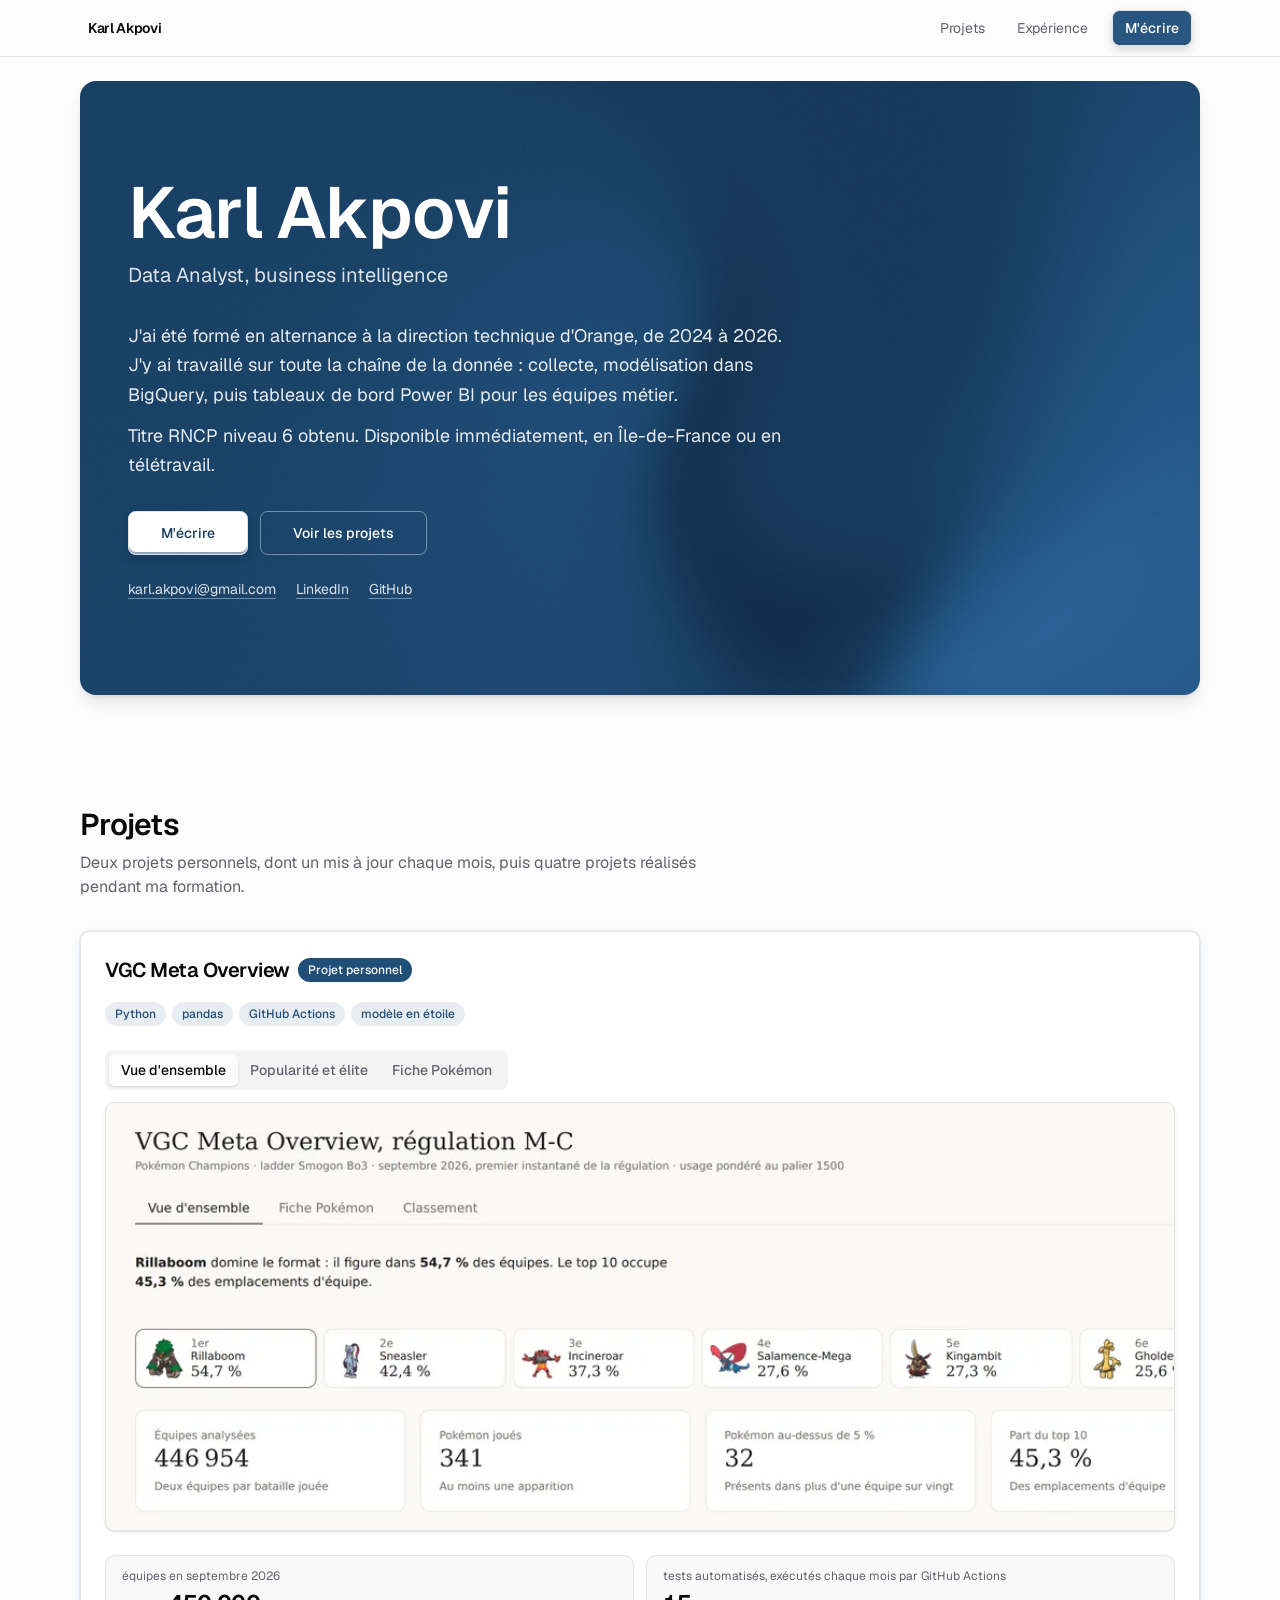
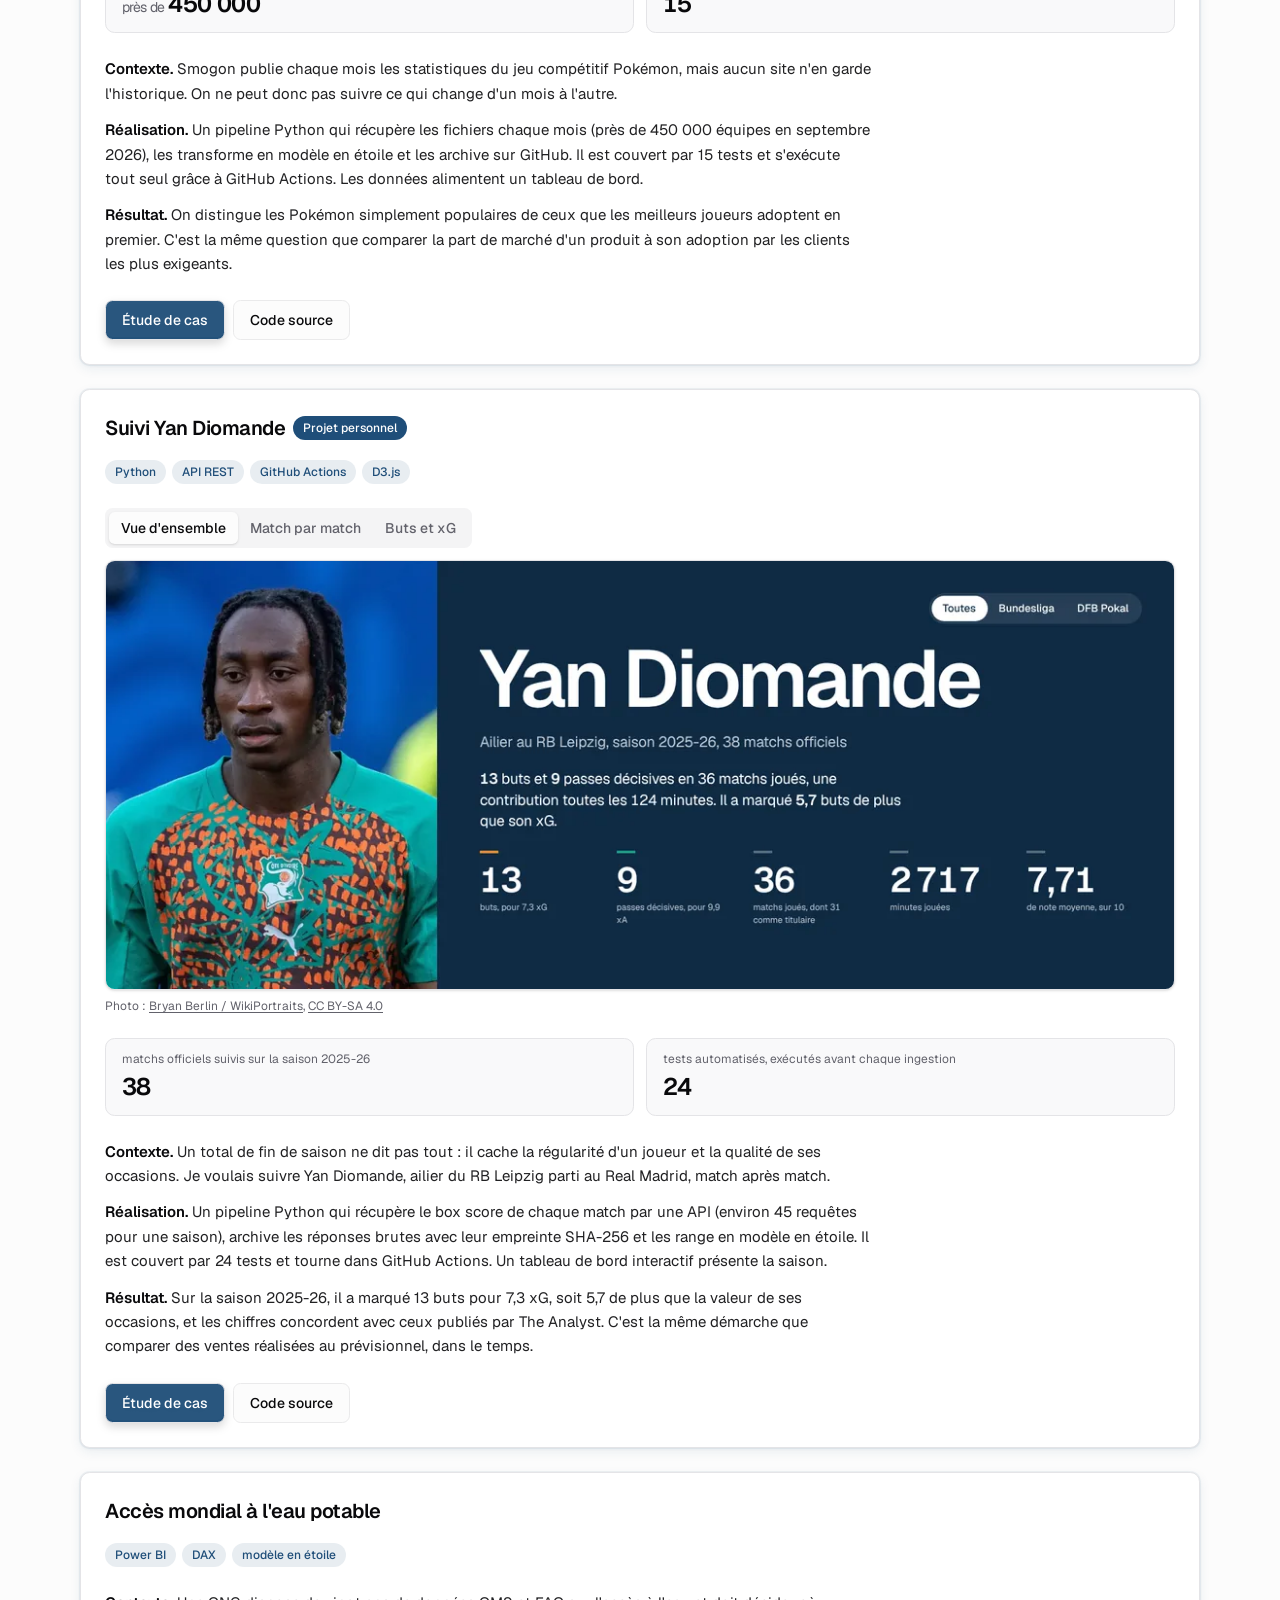
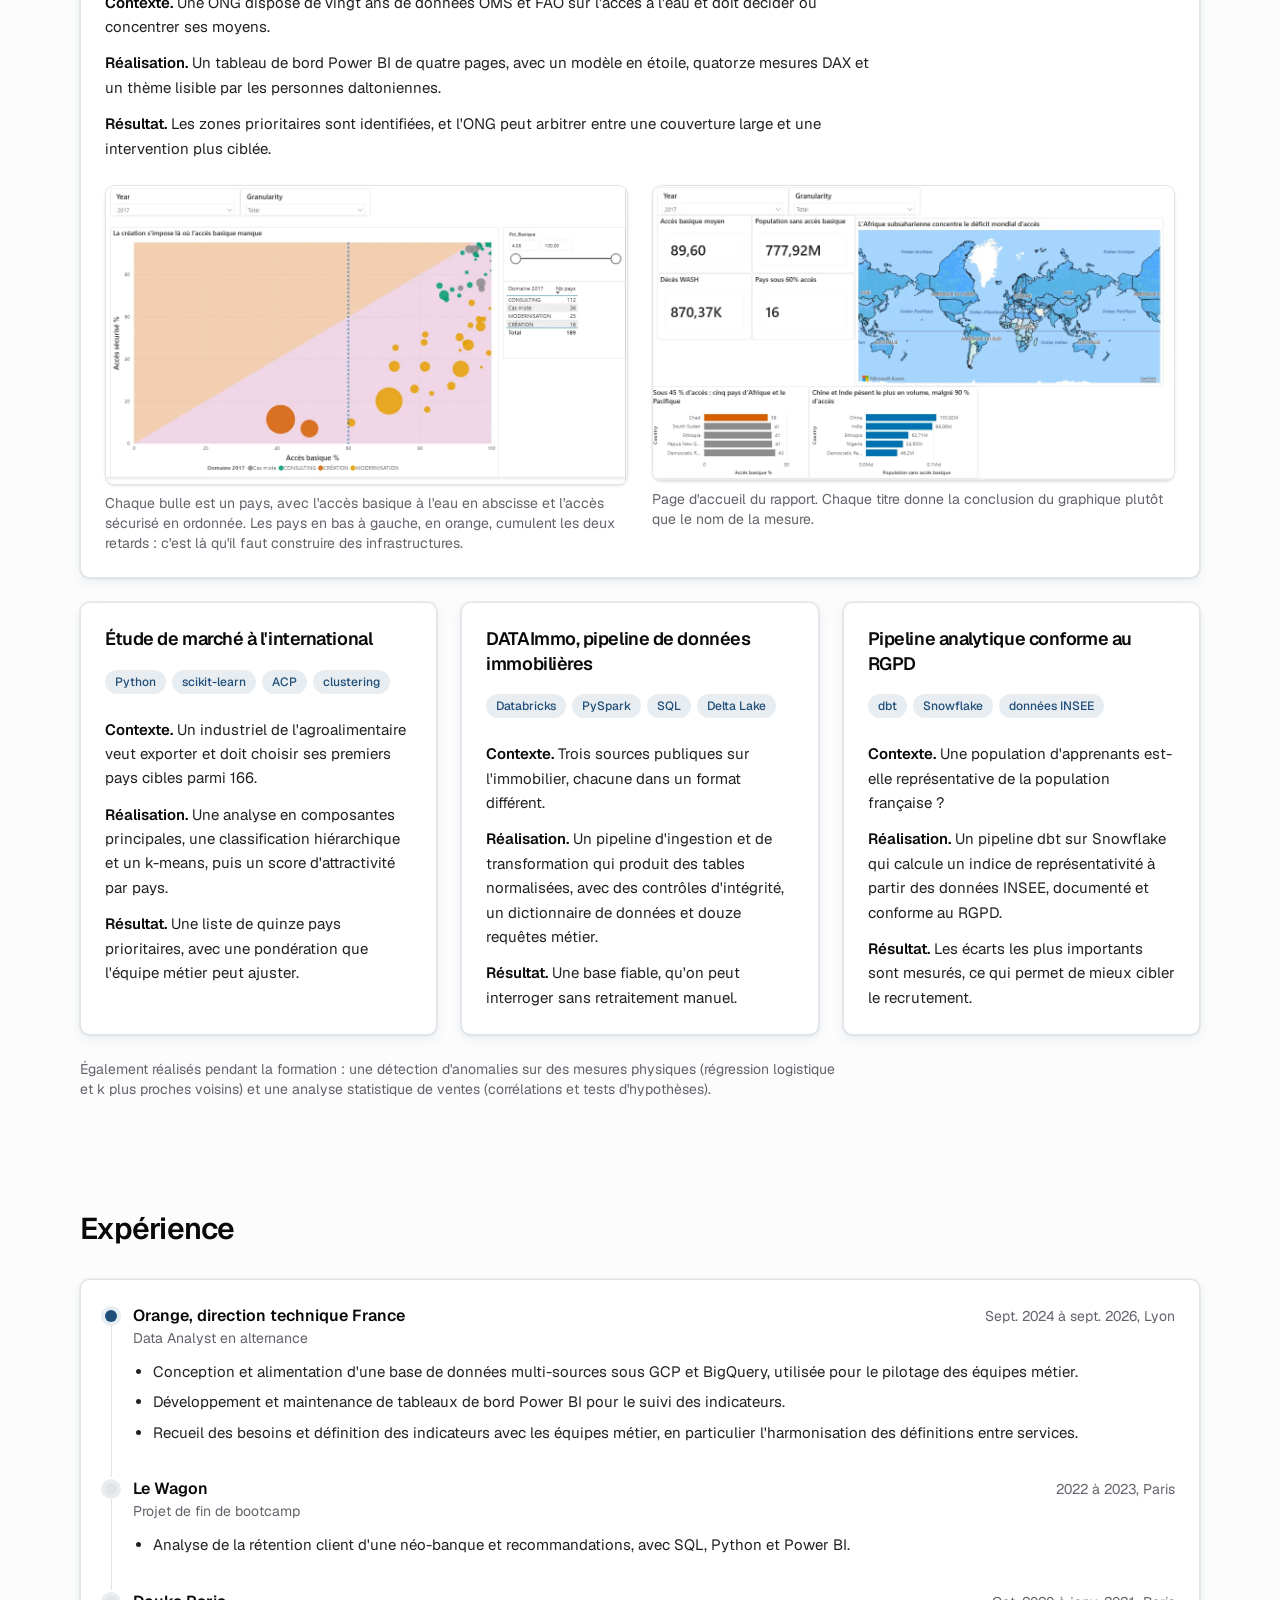
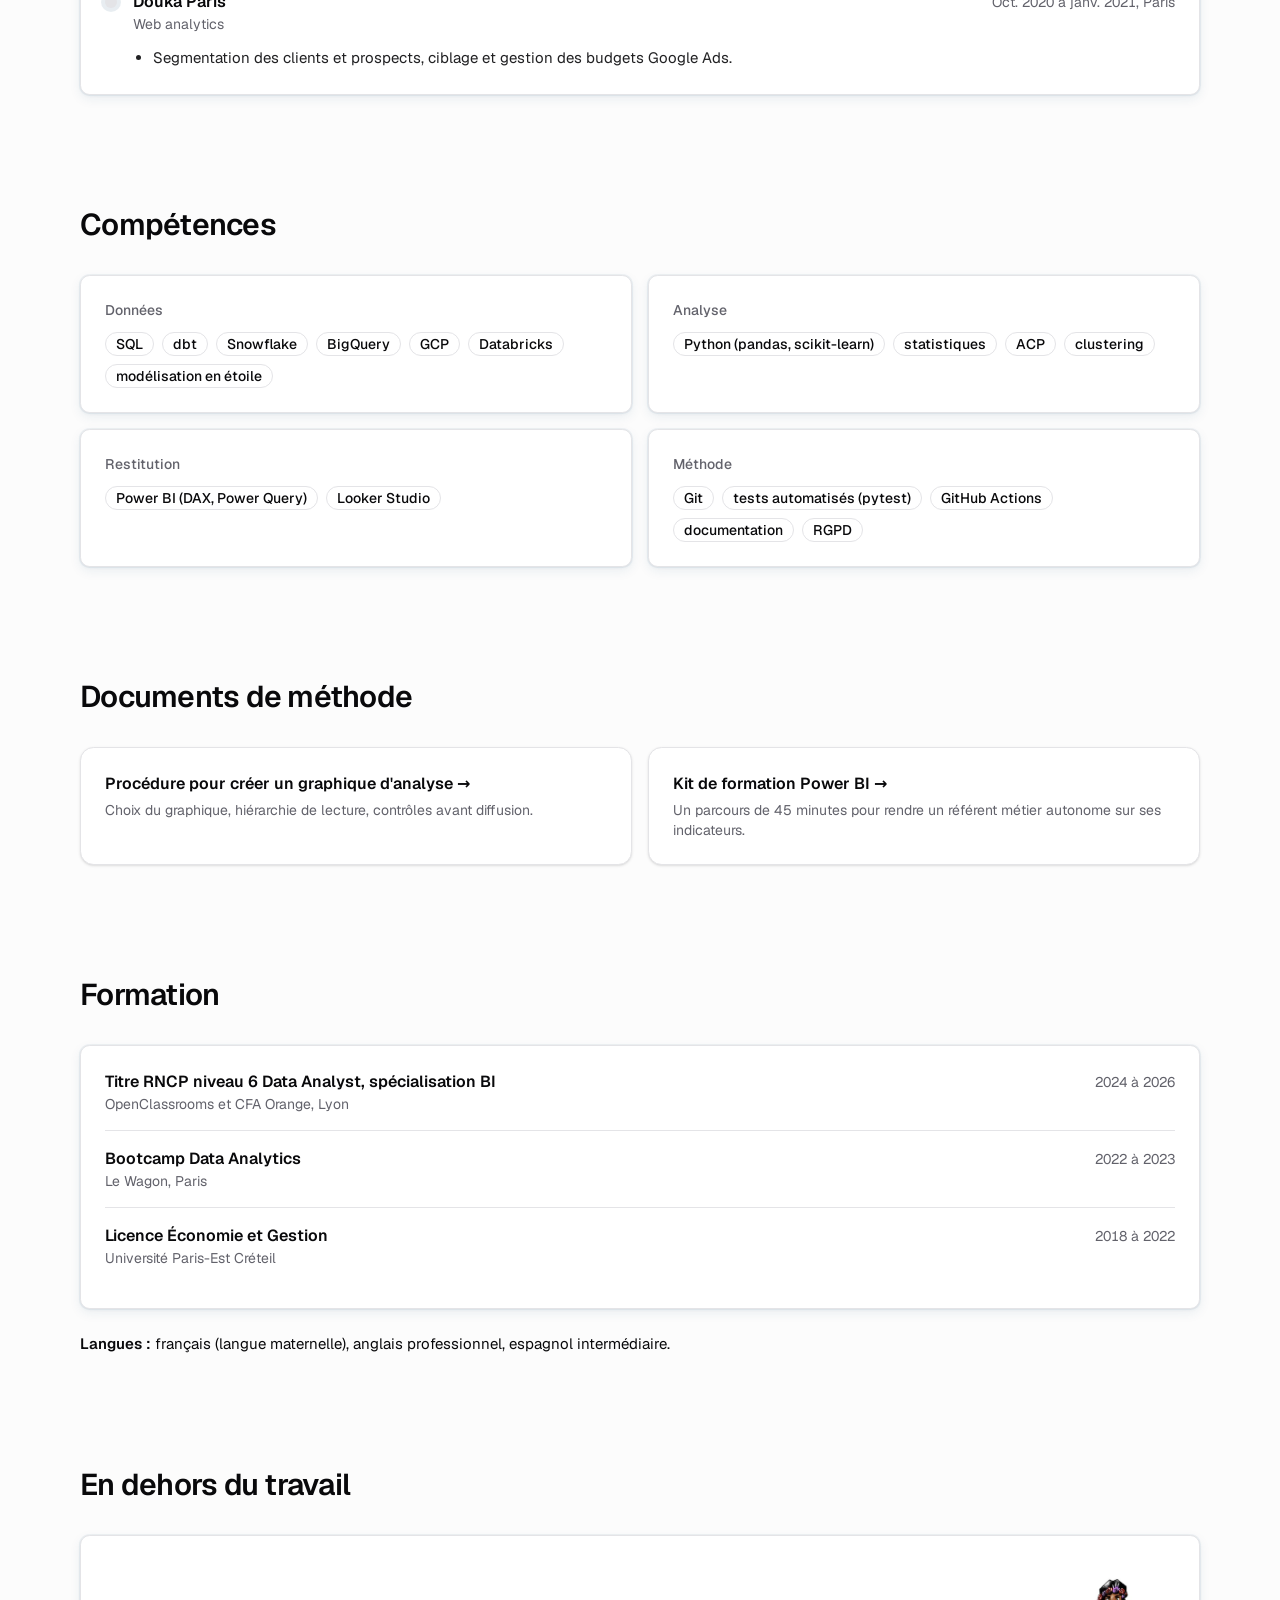
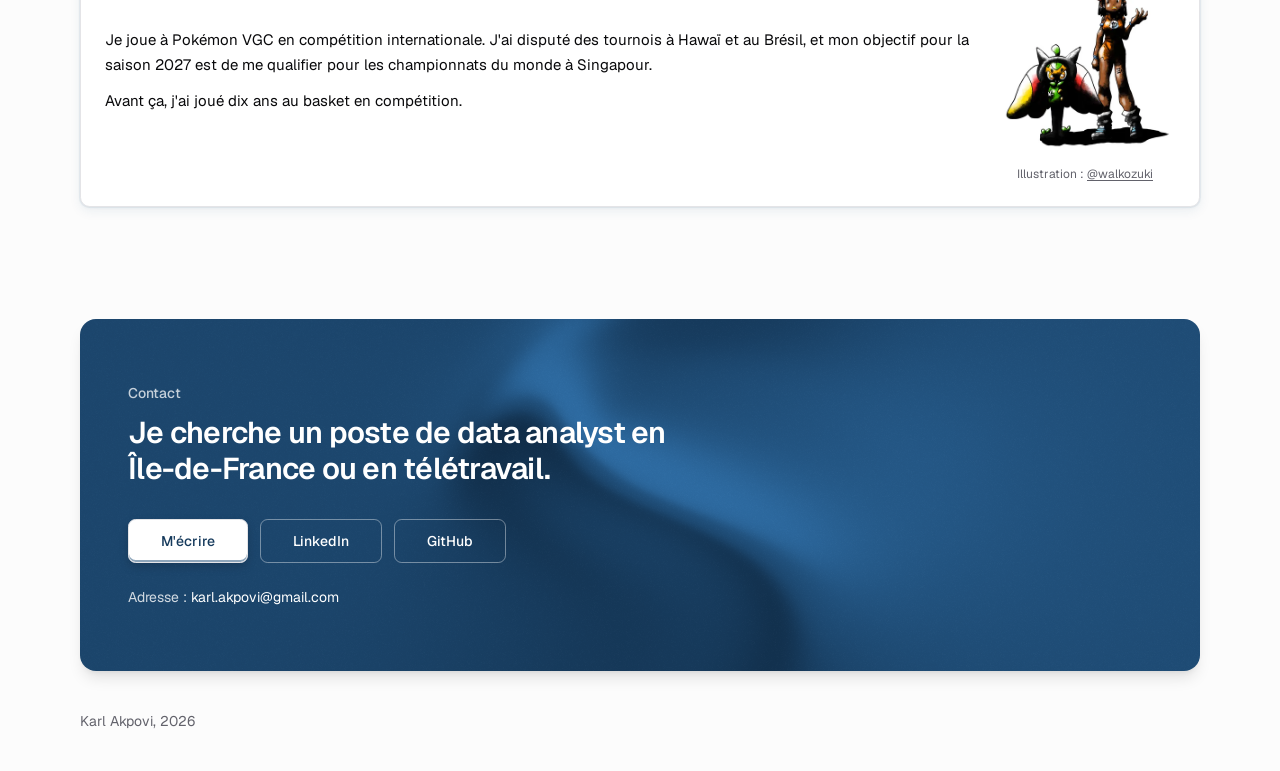
<file: index.html>
<!DOCTYPE html>
<html lang="fr">
<head>
<meta charset="UTF-8">
<meta name="viewport" content="width=device-width, initial-scale=1.0, viewport-fit=cover">
<title>Karl Akpovi · Data Analyst</title>
<meta name="description" content="Karl Akpovi, data analyst en business intelligence. Power BI, SQL, dbt, BigQuery, Python. Disponible en Île-de-France ou en télétravail.">
<link rel="preload" href="./assets/geist-latin-wght-normal-BgDaEnEv.woff2" as="font" type="font/woff2" crossorigin>
<link rel="stylesheet" href="./assets/index-2R3gEWIu.css">
<script type="module" src="./assets/index-v3.js"></script>
</head>
<body>
<div id="root"></div>
<noscript><p>Ce portfolio nécessite JavaScript. Contact : <a href="mailto:karl.akpovi@gmail.com">karl.akpovi@gmail.com</a></p></noscript>
</body>
</html>
</file>
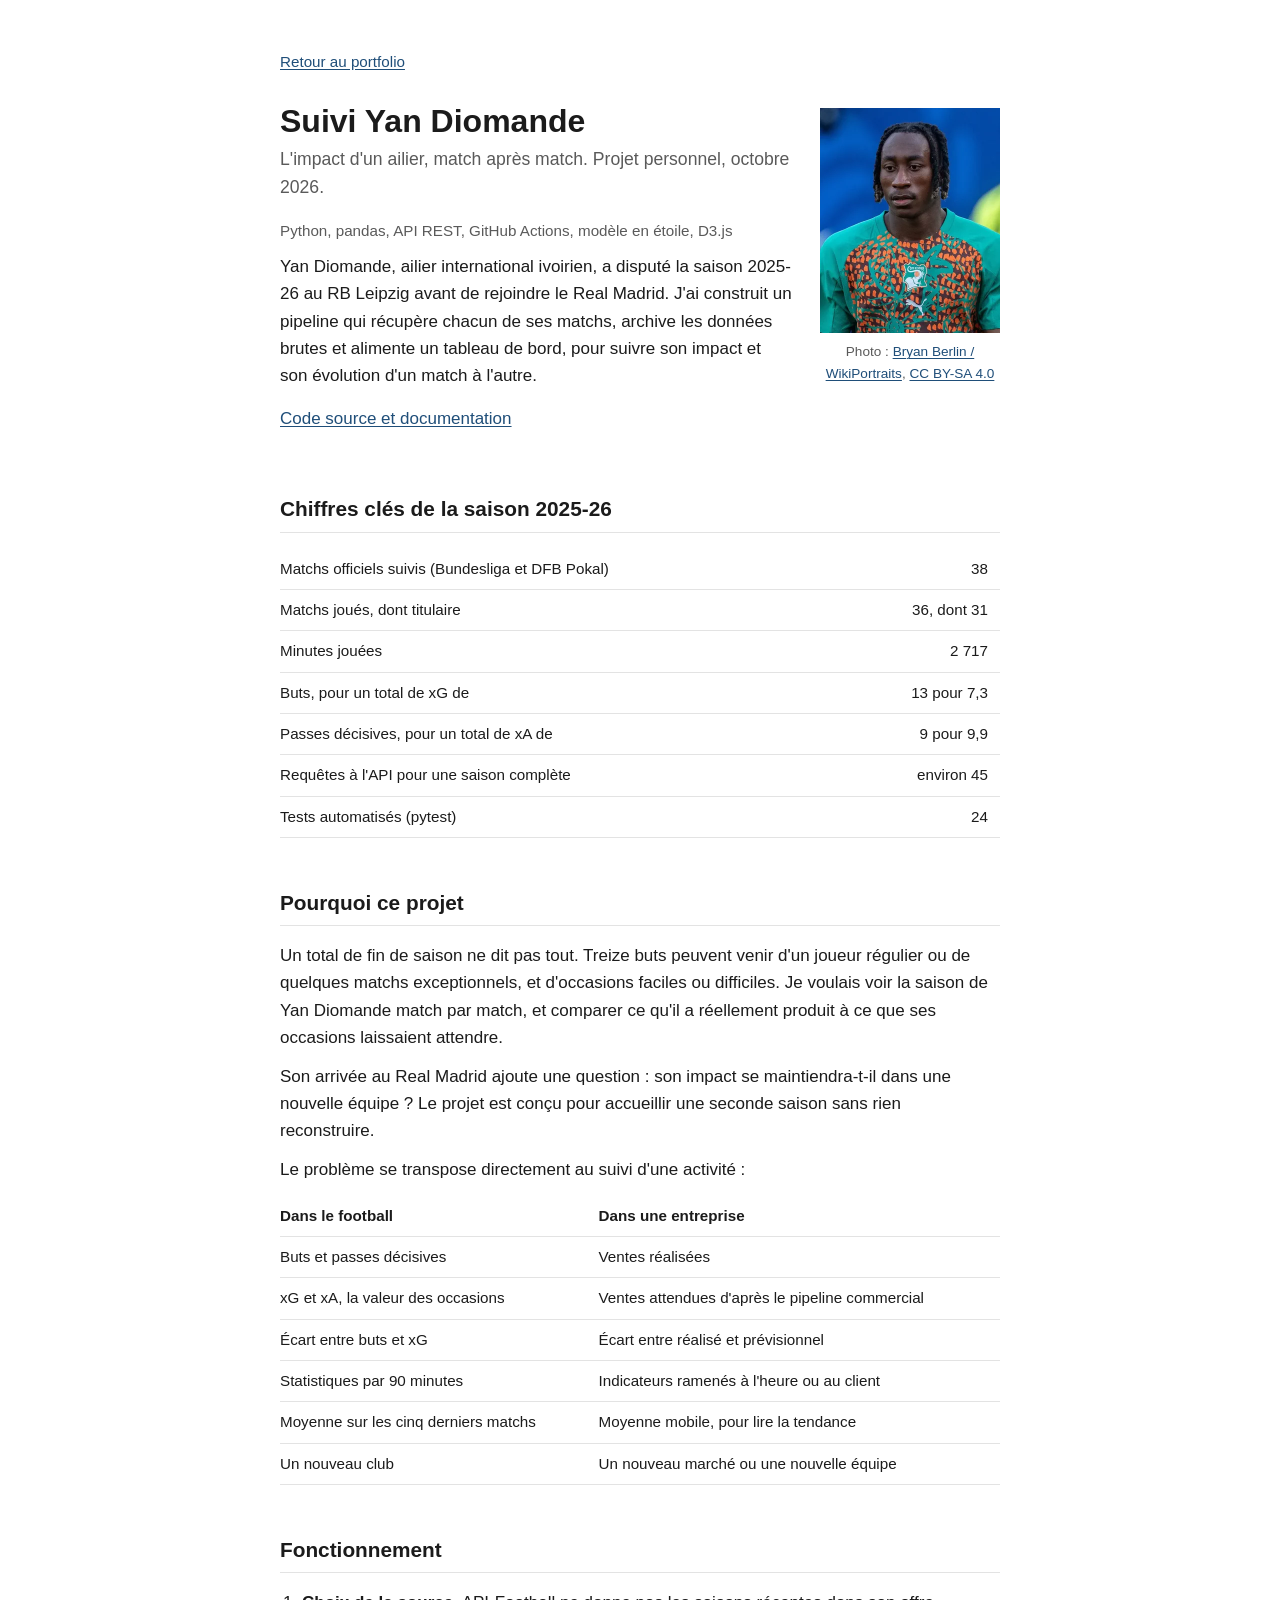
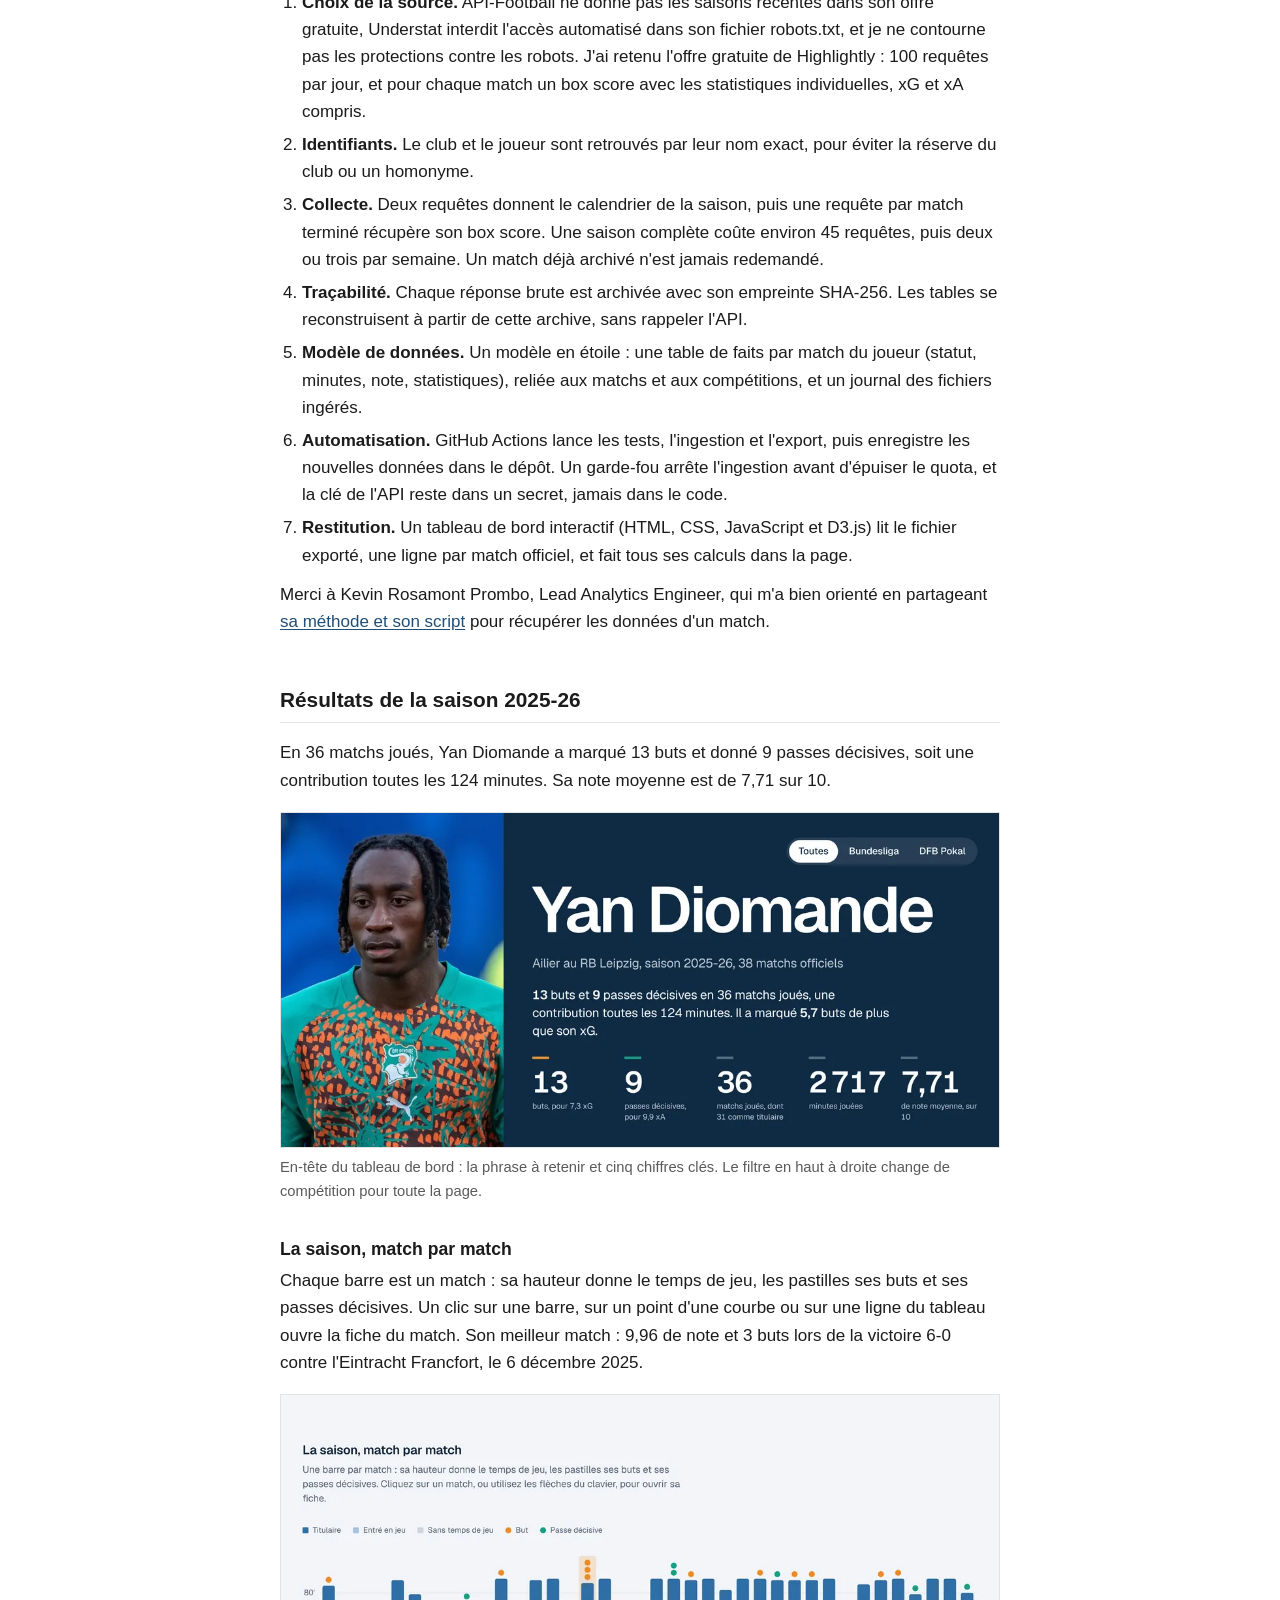
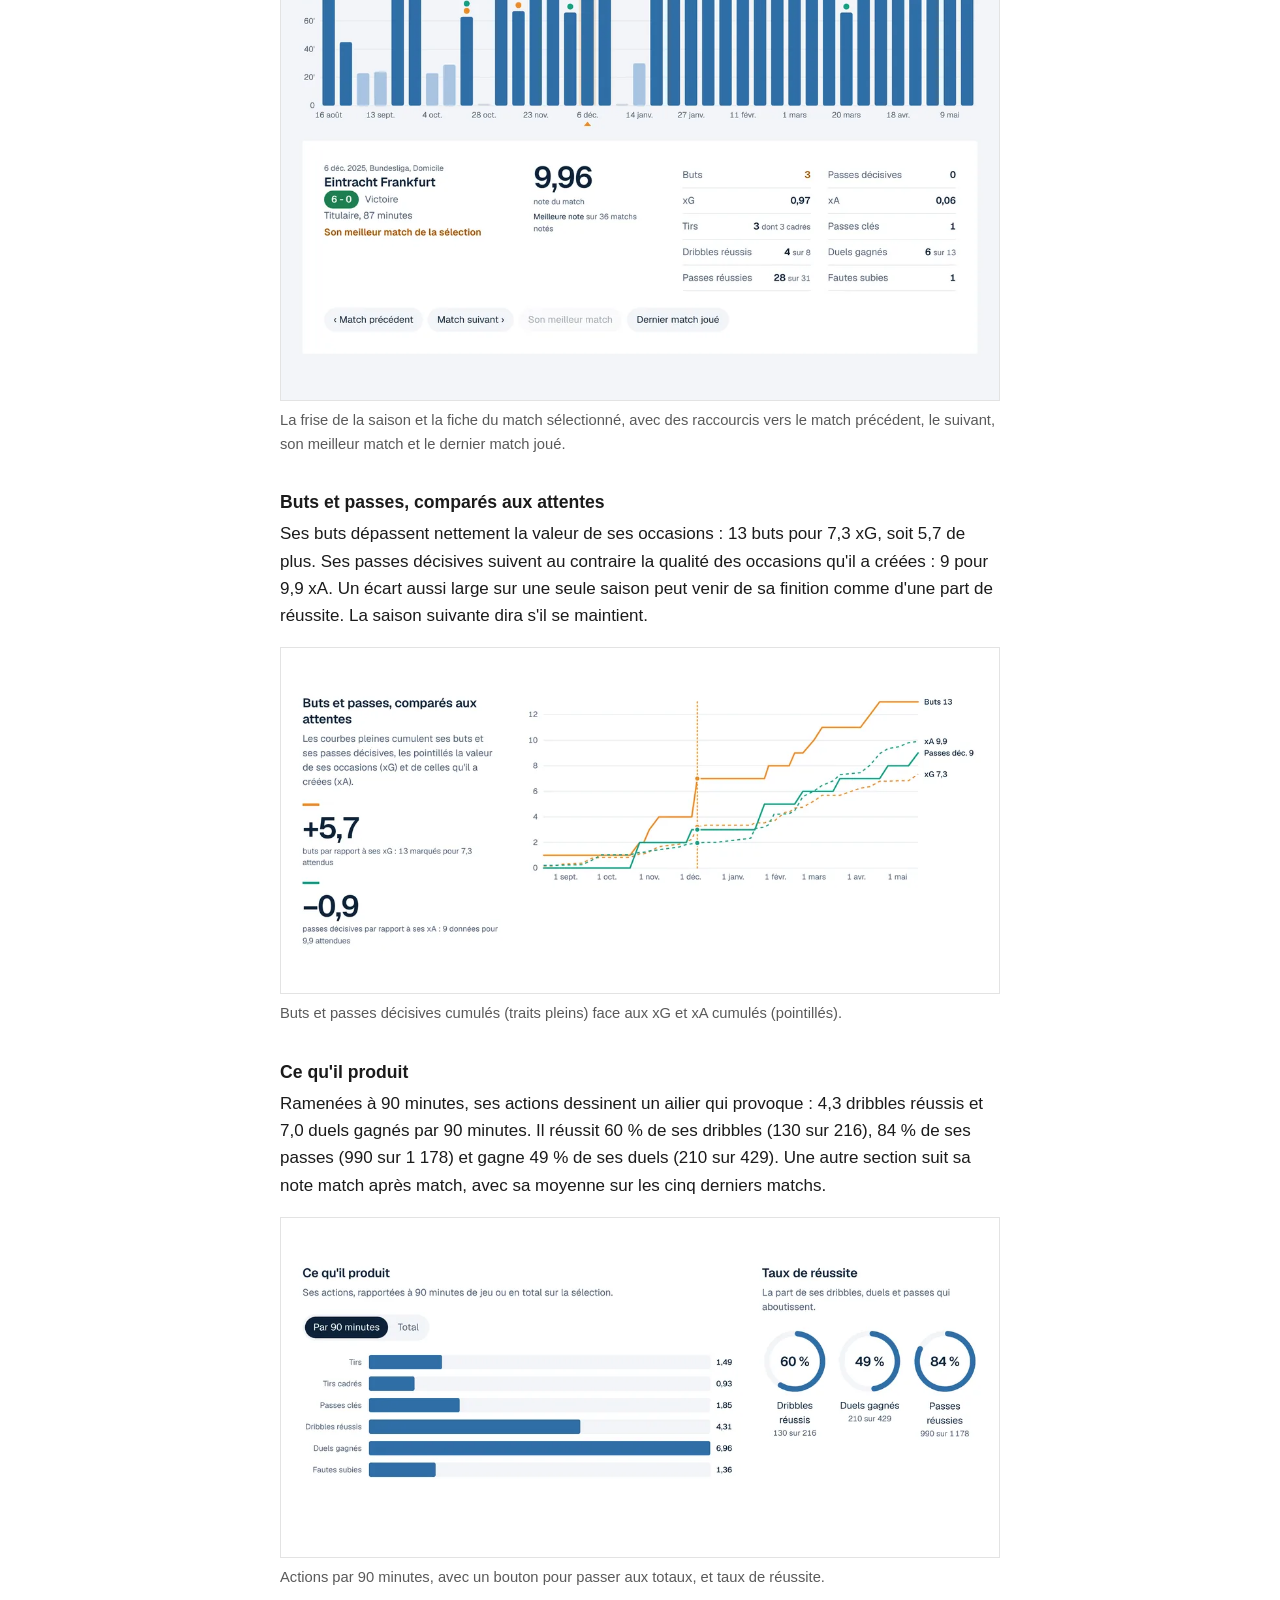
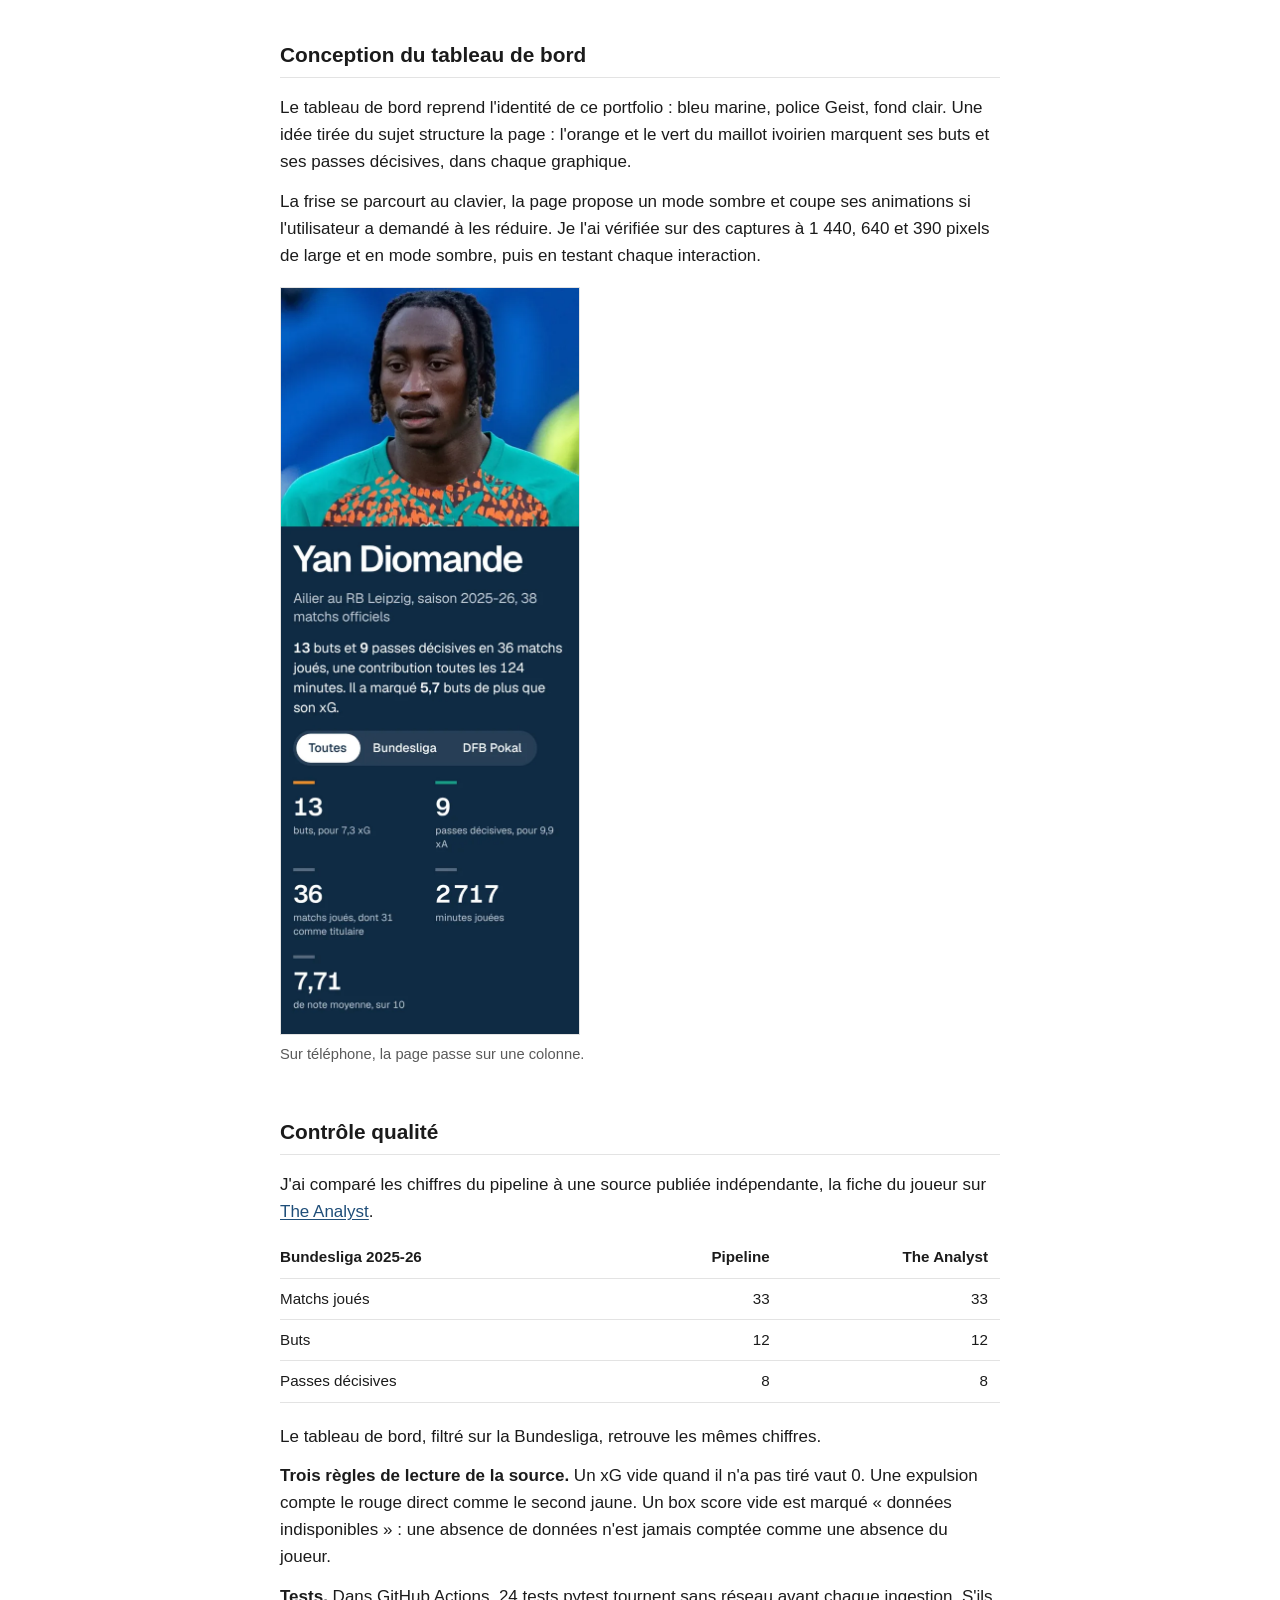
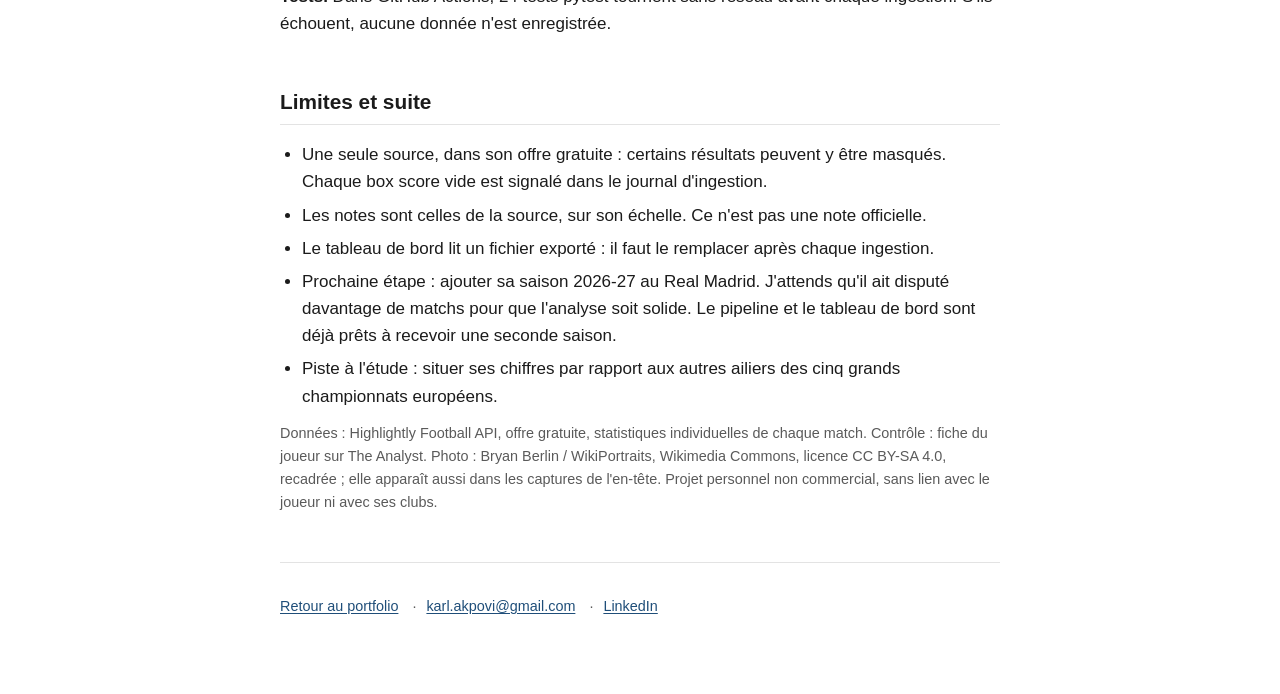
<file: diomande.html>
<!DOCTYPE html>
<html lang="fr">
<head>
<meta charset="UTF-8">
<meta name="viewport" content="width=device-width, initial-scale=1.0">
<title>Suivi Yan Diomande · Karl Akpovi</title>
<meta name="description" content="Étude de cas : un pipeline Python qui récupère chaque match de Yan Diomande par une API, archive les données brutes et alimente un tableau de bord interactif.">
<link rel="stylesheet" href="style.css">
</head>
<body>
<div class="page">

<a class="back" href="./">Retour au portfolio</a>

<header class="hero">
  <div>
  <h1>Suivi Yan Diomande</h1>
  <p class="role">L'impact d'un ailier, match après match. Projet personnel, octobre 2026.</p>
  <p class="meta">Python, pandas, API REST, GitHub Actions, modèle en étoile, D3.js</p>
  <p>Yan Diomande, ailier international ivoirien, a disputé la saison 2025-26 au RB Leipzig avant de rejoindre le Real Madrid. J'ai construit un pipeline qui récupère chacun de ses matchs, archive les données brutes et alimente un tableau de bord, pour suivre son impact et son évolution d'un match à l'autre.</p>
  <p class="links"><a href="https://github.com/karlfring/diomande-tracker">Code source et documentation</a></p>
  </div>
  <figure class="illus">
    <img src="img/diomande-photo.webp" width="360" height="450" decoding="async" alt="Yan Diomande en tenue de la Côte d'Ivoire, lors de la Coupe du monde 2026.">
    <figcaption>Photo : <a href="https://commons.wikimedia.org/wiki/File:Yan_Diomande_Cote_D%27Ivoire_v_Ecuador_14_June_2026-17_(cropped).jpg">Bryan Berlin / WikiPortraits</a>, <a href="https://creativecommons.org/licenses/by-sa/4.0/deed.fr">CC BY-SA 4.0</a></figcaption>
  </figure>
</header>

<main>
<h2>Chiffres clés de la saison 2025-26</h2>
<table>
  <tbody>
    <tr><td>Matchs officiels suivis (Bundesliga et DFB Pokal)</td><td class="num">38</td></tr>
    <tr><td>Matchs joués, dont titulaire</td><td class="num">36, dont 31</td></tr>
    <tr><td>Minutes jouées</td><td class="num">2&nbsp;717</td></tr>
    <tr><td>Buts, pour un total de xG de</td><td class="num">13 pour 7,3</td></tr>
    <tr><td>Passes décisives, pour un total de xA de</td><td class="num">9 pour 9,9</td></tr>
    <tr><td>Requêtes à l'API pour une saison complète</td><td class="num">environ 45</td></tr>
    <tr><td>Tests automatisés (pytest)</td><td class="num">24</td></tr>
  </tbody>
</table>

<h2>Pourquoi ce projet</h2>
<p>Un total de fin de saison ne dit pas tout. Treize buts peuvent venir d'un joueur régulier ou de quelques matchs exceptionnels, et d'occasions faciles ou difficiles. Je voulais voir la saison de Yan Diomande match par match, et comparer ce qu'il a réellement produit à ce que ses occasions laissaient attendre.</p>
<p>Son arrivée au Real Madrid ajoute une question : son impact se maintiendra-t-il dans une nouvelle équipe ? Le projet est conçu pour accueillir une seconde saison sans rien reconstruire.</p>
<p>Le problème se transpose directement au suivi d'une activité :</p>
<table>
  <thead><tr><th>Dans le football</th><th>Dans une entreprise</th></tr></thead>
  <tbody>
    <tr><td>Buts et passes décisives</td><td>Ventes réalisées</td></tr>
    <tr><td>xG et xA, la valeur des occasions</td><td>Ventes attendues d'après le pipeline commercial</td></tr>
    <tr><td>Écart entre buts et xG</td><td>Écart entre réalisé et prévisionnel</td></tr>
    <tr><td>Statistiques par 90 minutes</td><td>Indicateurs ramenés à l'heure ou au client</td></tr>
    <tr><td>Moyenne sur les cinq derniers matchs</td><td>Moyenne mobile, pour lire la tendance</td></tr>
    <tr><td>Un nouveau club</td><td>Un nouveau marché ou une nouvelle équipe</td></tr>
  </tbody>
</table>

<h2>Fonctionnement</h2>
<ol>
  <li><strong>Choix de la source.</strong> API-Football ne donne pas les saisons récentes dans son offre gratuite, Understat interdit l'accès automatisé dans son fichier robots.txt, et je ne contourne pas les protections contre les robots. J'ai retenu l'offre gratuite de Highlightly : 100 requêtes par jour, et pour chaque match un box score avec les statistiques individuelles, xG et xA compris.</li>
  <li><strong>Identifiants.</strong> Le club et le joueur sont retrouvés par leur nom exact, pour éviter la réserve du club ou un homonyme.</li>
  <li><strong>Collecte.</strong> Deux requêtes donnent le calendrier de la saison, puis une requête par match terminé récupère son box score. Une saison complète coûte environ 45 requêtes, puis deux ou trois par semaine. Un match déjà archivé n'est jamais redemandé.</li>
  <li><strong>Traçabilité.</strong> Chaque réponse brute est archivée avec son empreinte SHA-256. Les tables se reconstruisent à partir de cette archive, sans rappeler l'API.</li>
  <li><strong>Modèle de données.</strong> Un modèle en étoile : une table de faits par match du joueur (statut, minutes, note, statistiques), reliée aux matchs et aux compétitions, et un journal des fichiers ingérés.</li>
  <li><strong>Automatisation.</strong> GitHub Actions lance les tests, l'ingestion et l'export, puis enregistre les nouvelles données dans le dépôt. Un garde-fou arrête l'ingestion avant d'épuiser le quota, et la clé de l'API reste dans un secret, jamais dans le code.</li>
  <li><strong>Restitution.</strong> Un tableau de bord interactif (HTML, CSS, JavaScript et D3.js) lit le fichier exporté, une ligne par match officiel, et fait tous ses calculs dans la page.</li>
</ol>
<p>Merci à Kevin Rosamont Prombo, Lead Analytics Engineer, qui m'a bien orienté en partageant <a href="https://lnkd.in/p/ePJb4haa">sa méthode et son script</a> pour récupérer les données d'un match.</p>

<h2>Résultats de la saison 2025-26</h2>
<p>En 36 matchs joués, Yan Diomande a marqué 13 buts et donné 9 passes décisives, soit une contribution toutes les 124 minutes. Sa note moyenne est de 7,71 sur 10.</p>
<figure>
  <img src="img/diomande-fig-entete.webp" width="1100" height="512" loading="lazy" decoding="async" alt="En-tête du tableau de bord : photo du joueur, phrase de synthèse, filtre de compétition et cinq chiffres clés (13 buts, 9 passes décisives, 36 matchs joués, 2 717 minutes, 7,71 de note moyenne).">
  <figcaption>En-tête du tableau de bord : la phrase à retenir et cinq chiffres clés. Le filtre en haut à droite change de compétition pour toute la page.</figcaption>
</figure>

<h3>La saison, match par match</h3>
<p>Chaque barre est un match : sa hauteur donne le temps de jeu, les pastilles ses buts et ses passes décisives. Un clic sur une barre, sur un point d'une courbe ou sur une ligne du tableau ouvre la fiche du match. Son meilleur match : 9,96 de note et 3 buts lors de la victoire 6-0 contre l'Eintracht Francfort, le 6 décembre 2025.</p>
<figure>
  <img src="img/diomande-fig-saison.webp" width="1100" height="927" loading="lazy" decoding="async" alt="Frise de la saison, une barre par match avec des pastilles orange pour les buts et vertes pour les passes décisives, puis la fiche du match contre l'Eintracht Francfort : score 6-0, note 9,96, 3 buts.">
  <figcaption>La frise de la saison et la fiche du match sélectionné, avec des raccourcis vers le match précédent, le suivant, son meilleur match et le dernier match joué.</figcaption>
</figure>

<h3>Buts et passes, comparés aux attentes</h3>
<p>Ses buts dépassent nettement la valeur de ses occasions : 13 buts pour 7,3 xG, soit 5,7 de plus. Ses passes décisives suivent au contraire la qualité des occasions qu'il a créées : 9 pour 9,9 xA. Un écart aussi large sur une seule saison peut venir de sa finition comme d'une part de réussite. La saison suivante dira s'il se maintient.</p>
<figure>
  <img src="img/diomande-fig-attendus.webp" width="1100" height="529" loading="lazy" decoding="async" alt="Courbes cumulées sur la saison : buts (13) au-dessus de l'xG (7,3), passes décisives (9) proches de l'xA (9,9). Écarts affichés : +5,7 et −0,9.">
  <figcaption>Buts et passes décisives cumulés (traits pleins) face aux xG et xA cumulés (pointillés).</figcaption>
</figure>

<h3>Ce qu'il produit</h3>
<p>Ramenées à 90 minutes, ses actions dessinent un ailier qui provoque : 4,3 dribbles réussis et 7,0 duels gagnés par 90 minutes. Il réussit 60&nbsp;% de ses dribbles (130 sur 216), 84&nbsp;% de ses passes (990 sur 1&nbsp;178) et gagne 49&nbsp;% de ses duels (210 sur 429). Une autre section suit sa note match après match, avec sa moyenne sur les cinq derniers matchs.</p>
<figure>
  <img src="img/diomande-fig-profil.webp" width="1100" height="520" loading="lazy" decoding="async" alt="Barres horizontales des actions par 90 minutes (tirs, tirs cadrés, passes clés, dribbles réussis, duels gagnés, fautes subies) et trois anneaux de taux de réussite : 60 % des dribbles, 49 % des duels, 84 % des passes.">
  <figcaption>Actions par 90 minutes, avec un bouton pour passer aux totaux, et taux de réussite.</figcaption>
</figure>

<h2>Conception du tableau de bord</h2>
<p>Le tableau de bord reprend l'identité de ce portfolio : bleu marine, police Geist, fond clair. Une idée tirée du sujet structure la page : l'orange et le vert du maillot ivoirien marquent ses buts et ses passes décisives, dans chaque graphique.</p>
<p>La frise se parcourt au clavier, la page propose un mode sombre et coupe ses animations si l'utilisateur a demandé à les réduire. Je l'ai vérifiée sur des captures à 1&nbsp;440, 640 et 390 pixels de large et en mode sombre, puis en testant chaque interaction.</p>
<figure class="phone">
  <img src="img/diomande-fig-mobile.webp" width="600" height="1502" loading="lazy" decoding="async" alt="L'en-tête du tableau de bord sur téléphone : la photo en haut, puis le nom, la phrase de synthèse, le filtre et les cinq chiffres clés sur deux colonnes.">
  <figcaption>Sur téléphone, la page passe sur une colonne.</figcaption>
</figure>

<h2>Contrôle qualité</h2>
<p>J'ai comparé les chiffres du pipeline à une source publiée indépendante, la fiche du joueur sur <a href="https://theanalyst.com/players/6478/yan-diomande">The Analyst</a>.</p>
<table>
  <thead><tr><th>Bundesliga 2025-26</th><th class="num">Pipeline</th><th class="num">The Analyst</th></tr></thead>
  <tbody>
    <tr><td>Matchs joués</td><td class="num">33</td><td class="num">33</td></tr>
    <tr><td>Buts</td><td class="num">12</td><td class="num">12</td></tr>
    <tr><td>Passes décisives</td><td class="num">8</td><td class="num">8</td></tr>
  </tbody>
</table>
<p>Le tableau de bord, filtré sur la Bundesliga, retrouve les mêmes chiffres.</p>
<p><strong>Trois règles de lecture de la source.</strong> Un xG vide quand il n'a pas tiré vaut 0. Une expulsion compte le rouge direct comme le second jaune. Un box score vide est marqué « données indisponibles » : une absence de données n'est jamais comptée comme une absence du joueur.</p>
<p><strong>Tests.</strong> Dans GitHub Actions, 24 tests pytest tournent sans réseau avant chaque ingestion. S'ils échouent, aucune donnée n'est enregistrée.</p>

<h2>Limites et suite</h2>
<ul>
  <li>Une seule source, dans son offre gratuite : certains résultats peuvent y être masqués. Chaque box score vide est signalé dans le journal d'ingestion.</li>
  <li>Les notes sont celles de la source, sur son échelle. Ce n'est pas une note officielle.</li>
  <li>Le tableau de bord lit un fichier exporté : il faut le remplacer après chaque ingestion.</li>
  <li>Prochaine étape : ajouter sa saison 2026-27 au Real Madrid. J'attends qu'il ait disputé davantage de matchs pour que l'analyse soit solide. Le pipeline et le tableau de bord sont déjà prêts à recevoir une seconde saison.</li>
  <li>Piste à l'étude : situer ses chiffres par rapport aux autres ailiers des cinq grands championnats européens.</li>
</ul>

<p class="small">Données : Highlightly Football API, offre gratuite, statistiques individuelles de chaque match. Contrôle : fiche du joueur sur The Analyst. Photo : Bryan Berlin / WikiPortraits, Wikimedia Commons, licence CC BY-SA 4.0, recadrée ; elle apparaît aussi dans les captures de l'en-tête. Projet personnel non commercial, sans lien avec le joueur ni avec ses clubs.</p>
</main>

<footer>
  <p class="links">
    <a href="./">Retour au portfolio</a>
    <a href="mailto:karl.akpovi@gmail.com">karl.akpovi@gmail.com</a>
    <a href="https://www.linkedin.com/in/karlakpovi">LinkedIn</a>
  </p>
</footer>
</div>
</body>
</html>
</file>
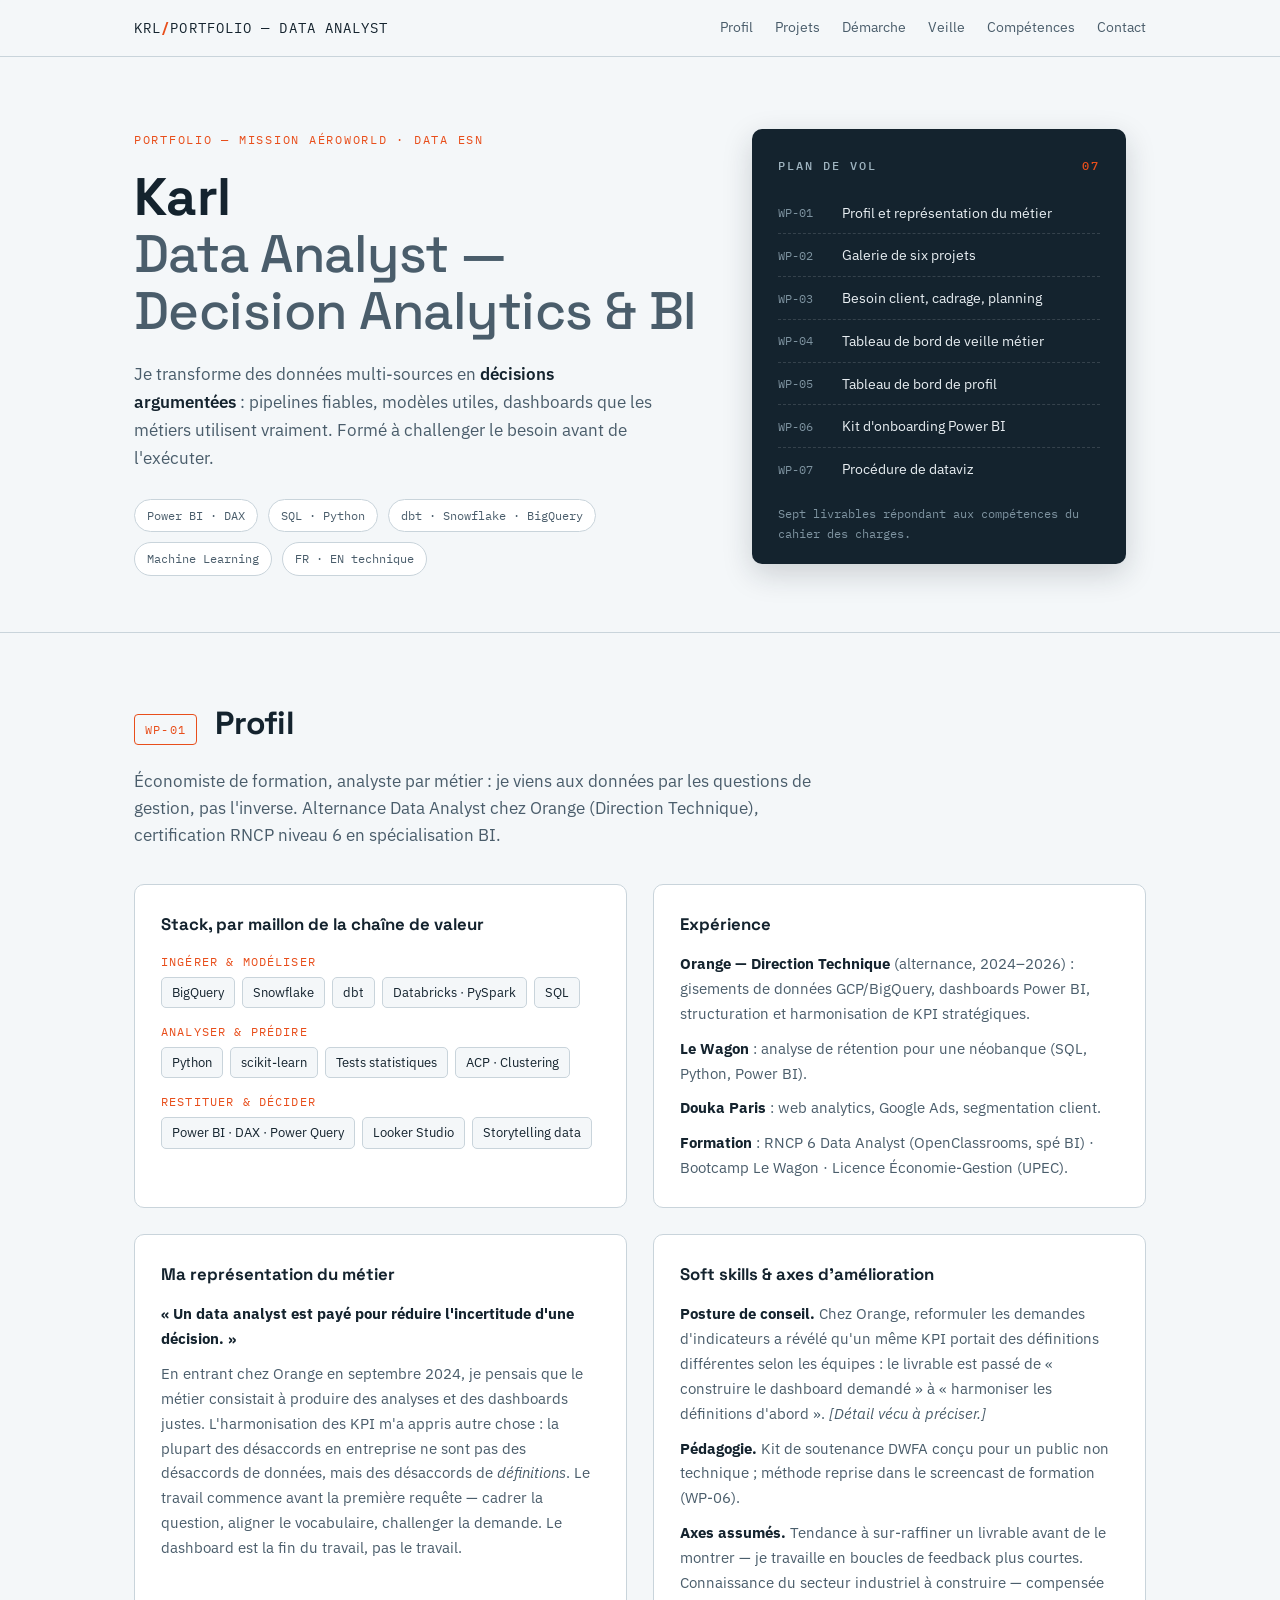
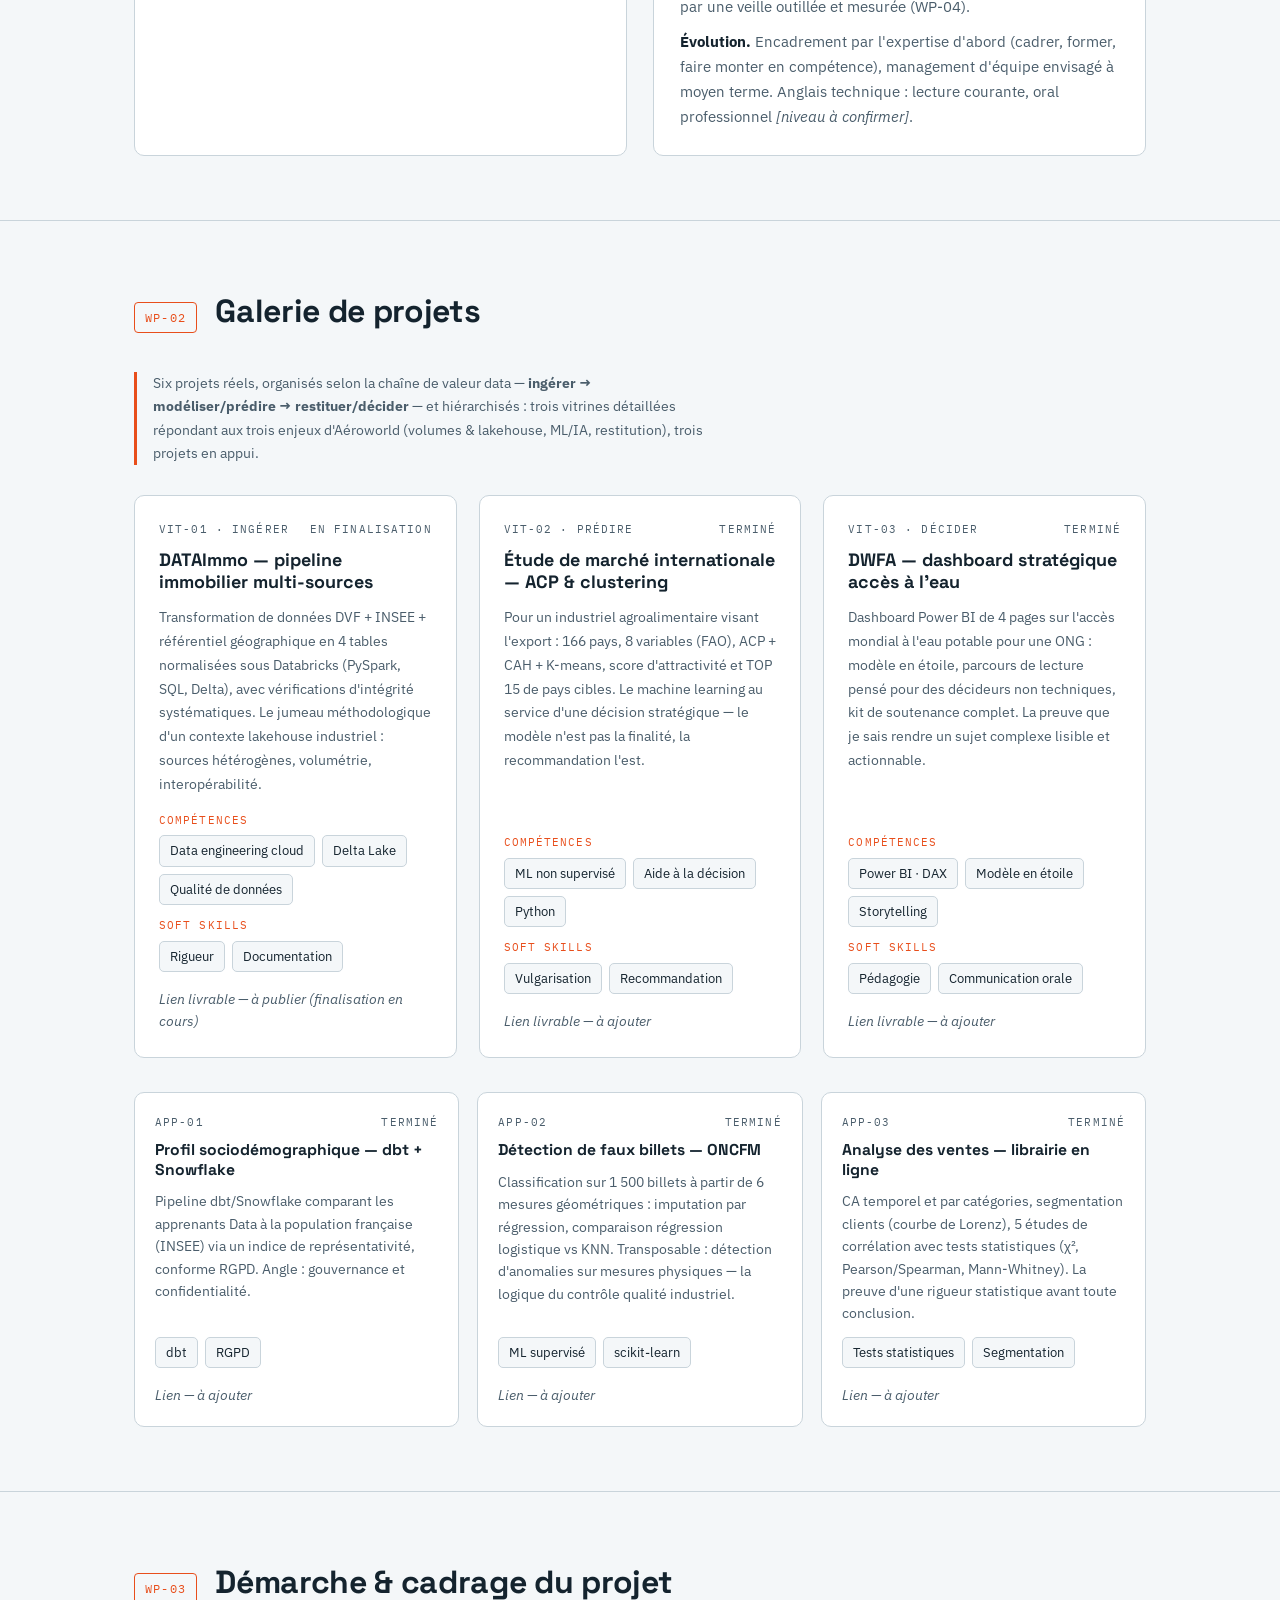
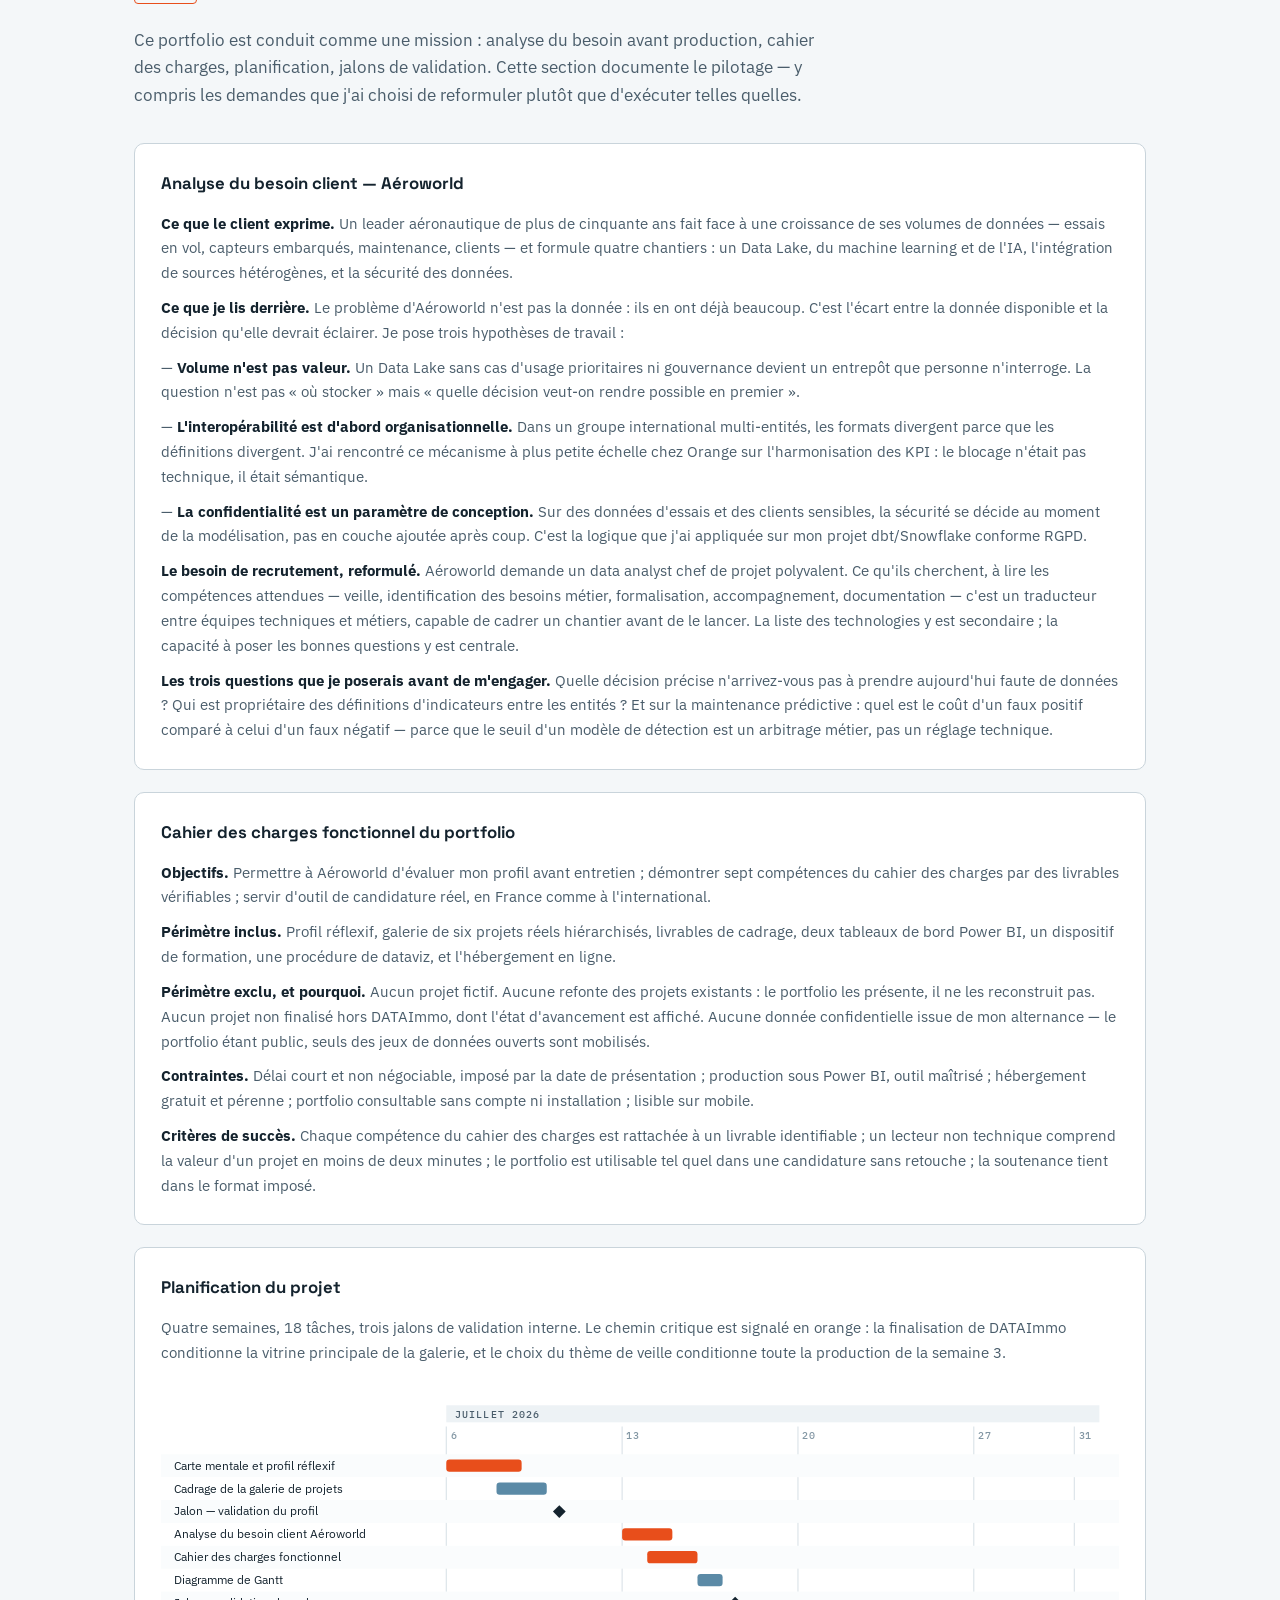
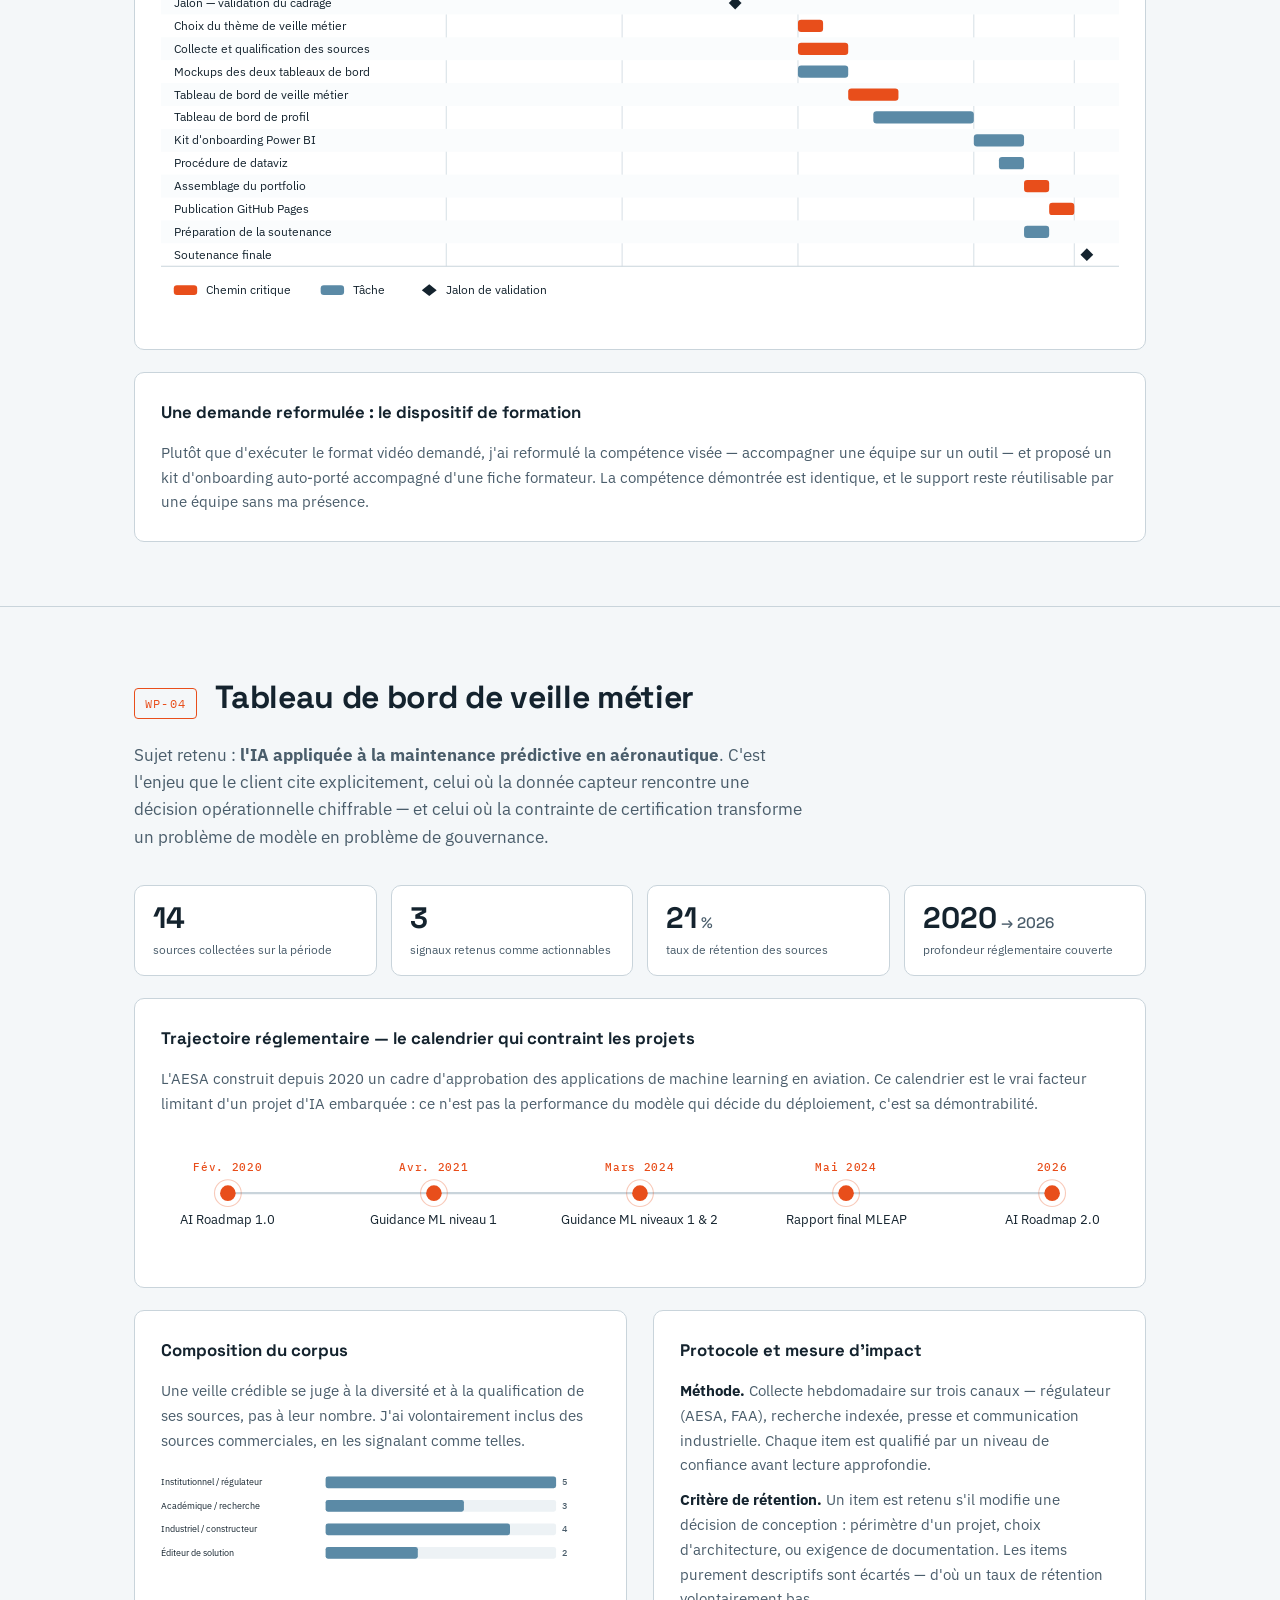
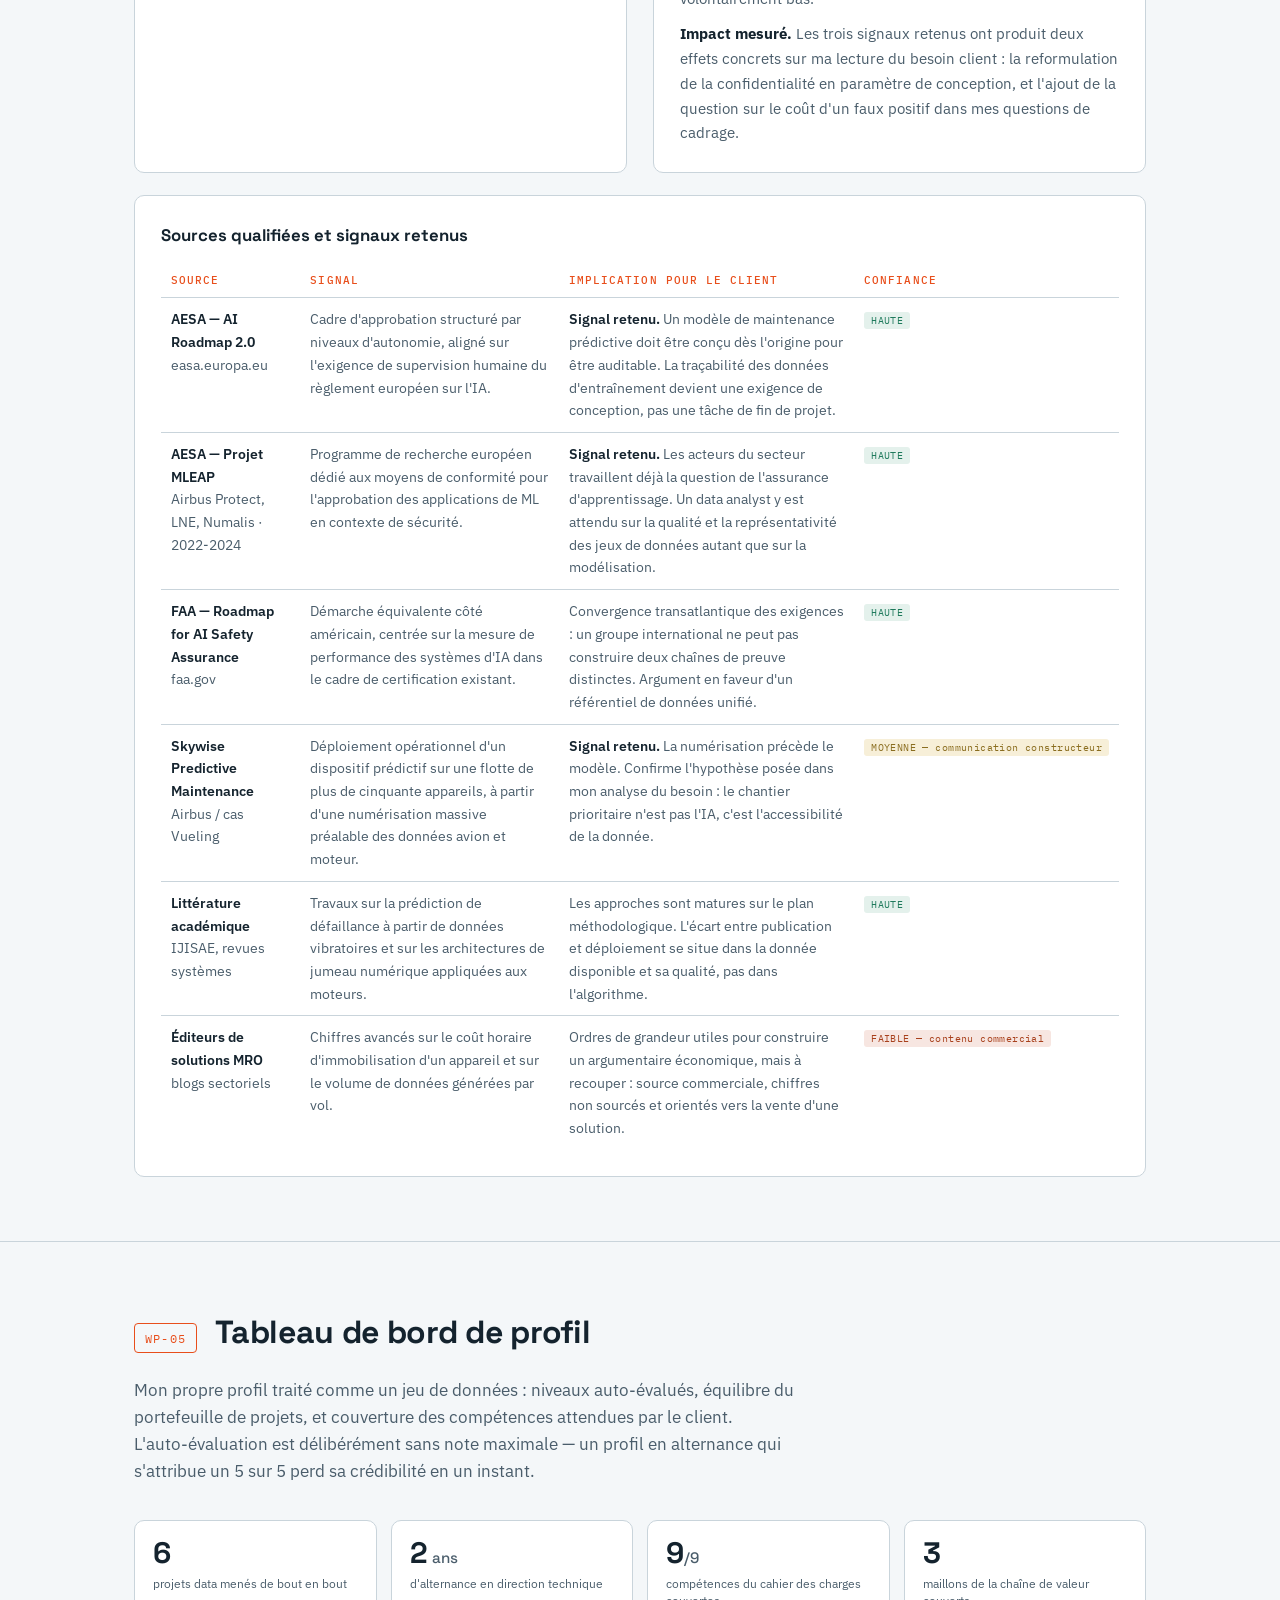
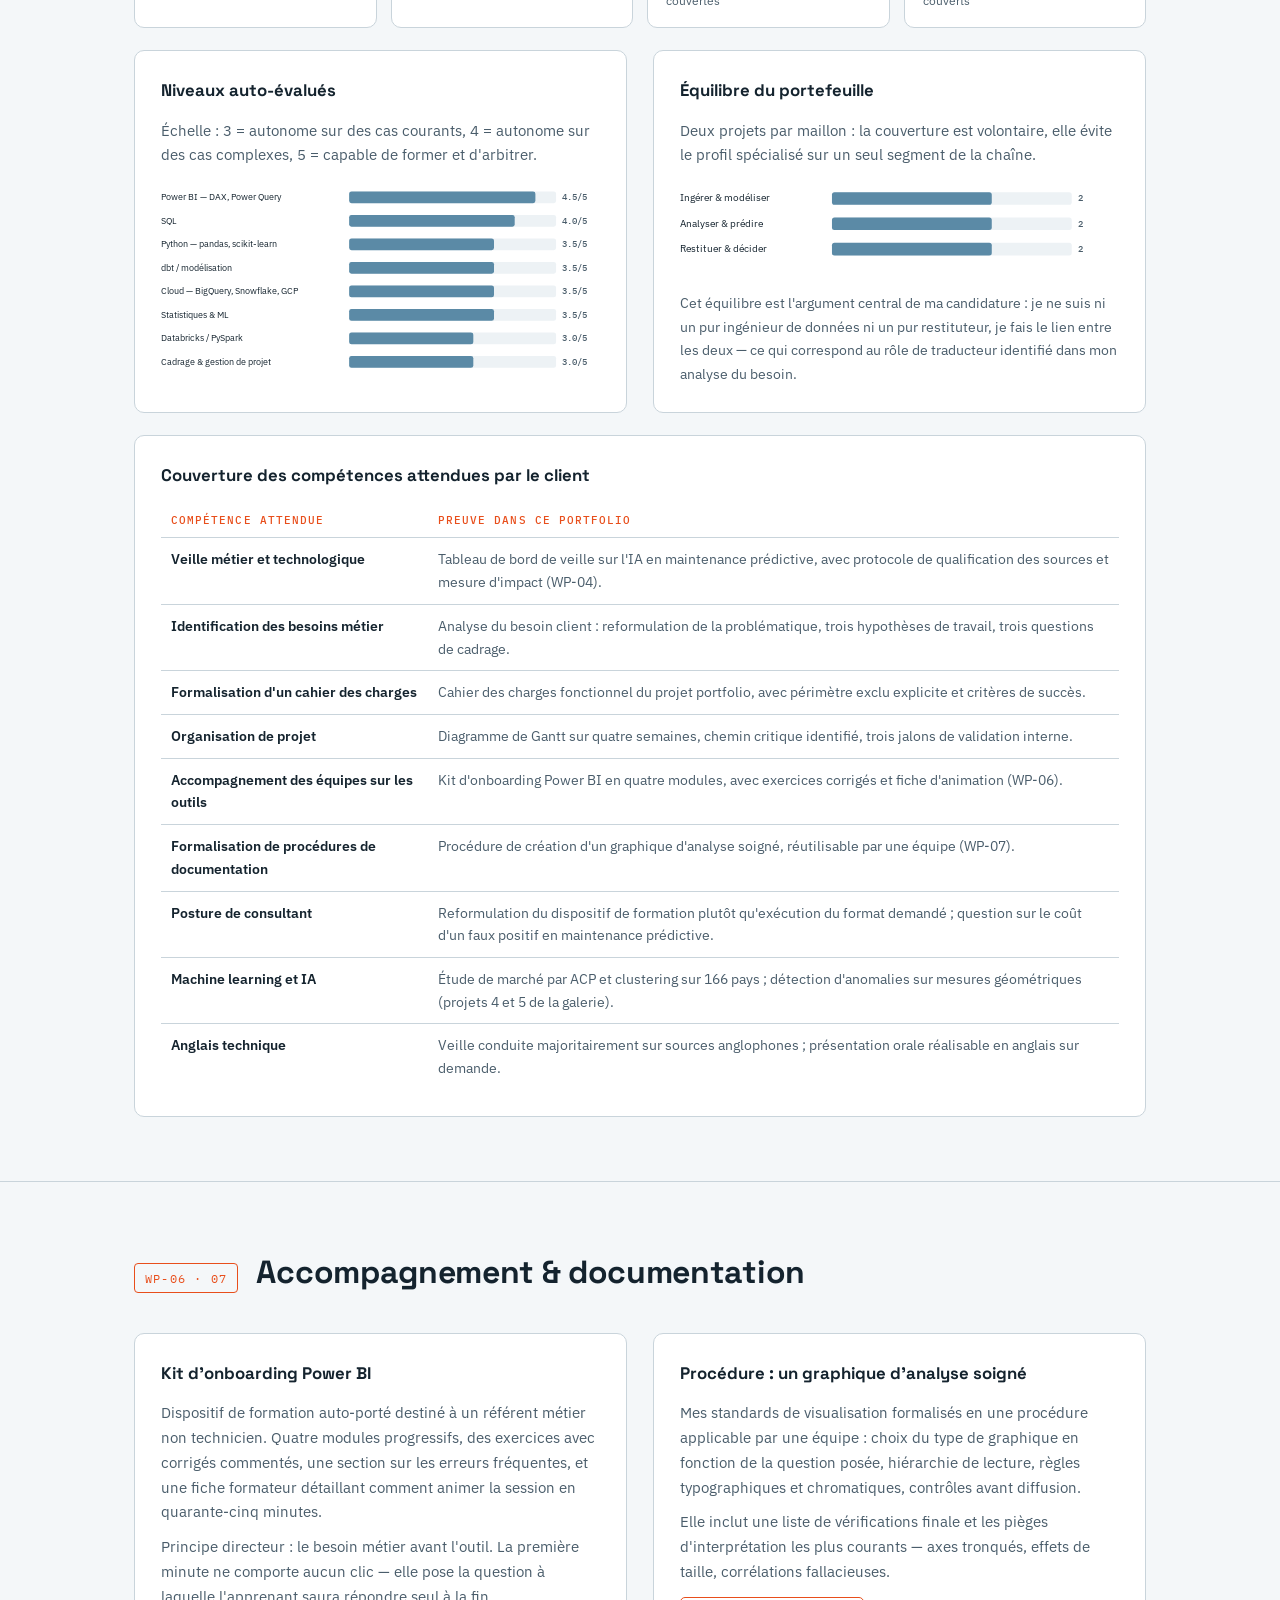
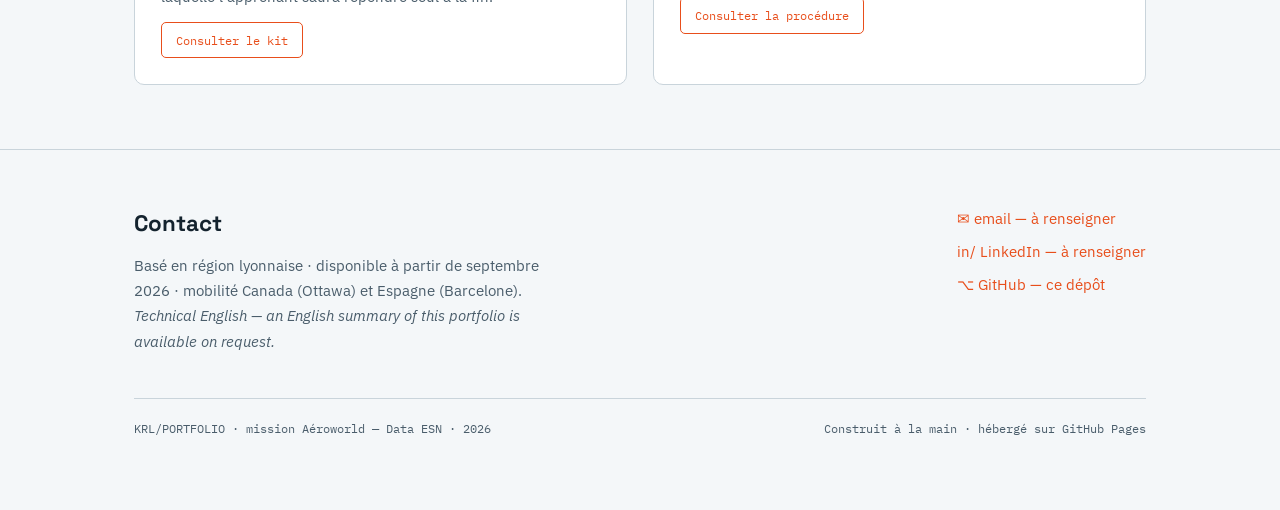
<file: indexx.html>
<!DOCTYPE html>
<html lang="fr">
<head>
<meta charset="UTF-8">
<meta name="viewport" content="width=device-width, initial-scale=1.0">
<title>Karl — Data Analyst · Decision Analytics &amp; BI</title>
<meta name="description" content="Portfolio de Karl, Data Analyst orienté Decision Analytics : BI stratégique, pipelines data, machine learning appliqué à la décision.">
<link rel="preconnect" href="https://fonts.googleapis.com">
<link rel="preconnect" href="https://fonts.gstatic.com" crossorigin>
<link href="https://fonts.googleapis.com/css2?family=Space+Grotesk:wght@500;700&family=IBM+Plex+Sans:ital,wght@0,400;0,500;0,600;1,400&family=IBM+Plex+Mono:wght@400;500&display=swap" rel="stylesheet">
<style>
:root{
  --paper:#F4F7F9;
  --card:#FFFFFF;
  --ink:#14232E;
  --ink-2:#4A5D6B;
  --line:#C9D4DB;
  --accent:#E84E1B;
  --accent-soft:#FBE9E1;
  --done:#1F7A5C;
  --done-soft:#E4F1EC;
  --pending:#8A6D1F;
  --pending-soft:#F7EFD8;
  --radius:10px;
  --display:'Space Grotesk',sans-serif;
  --body:'IBM Plex Sans',sans-serif;
  --mono:'IBM Plex Mono',monospace;
}
*{margin:0;padding:0;box-sizing:border-box}
html{scroll-behavior:smooth}
@media (prefers-reduced-motion:reduce){html{scroll-behavior:auto}*{animation:none!important;transition:none!important}}
body{background:var(--paper);color:var(--ink);font-family:var(--body);font-size:16.5px;line-height:1.65}
a{color:var(--accent);text-decoration:none}
a:hover,a:focus-visible{text-decoration:underline}
:focus-visible{outline:2px solid var(--accent);outline-offset:3px;border-radius:2px}
.wrap{max-width:1060px;margin:0 auto;padding:0 24px}

/* ---------- nav ---------- */
nav{position:sticky;top:0;background:rgba(244,247,249,.92);backdrop-filter:blur(6px);border-bottom:1px solid var(--line);z-index:10}
.nav-in{display:flex;align-items:center;justify-content:space-between;height:56px}
.brand{font-family:var(--mono);font-size:.85rem;letter-spacing:.08em;color:var(--ink)}
.brand b{color:var(--accent)}
.nav-links{display:flex;gap:22px;font-size:.88rem}
.nav-links a{color:var(--ink-2)}
.nav-links a:hover{color:var(--ink);text-decoration:none}
@media(max-width:720px){.nav-links{display:none}}

/* ---------- hero ---------- */
header{padding:72px 0 56px;border-bottom:1px solid var(--line)}
.hero-grid{display:grid;grid-template-columns:1.25fr .95fr;gap:56px;align-items:start}
@media(max-width:860px){.hero-grid{grid-template-columns:1fr;gap:40px}}
.eyebrow{font-family:var(--mono);font-size:.78rem;letter-spacing:.14em;text-transform:uppercase;color:var(--accent);margin-bottom:18px}
h1{font-family:var(--display);font-weight:700;font-size:clamp(2.2rem,4.6vw,3.3rem);line-height:1.08;letter-spacing:-.01em}
h1 .thin{color:var(--ink-2);font-weight:500}
.hero-sub{margin-top:22px;font-size:1.06rem;color:var(--ink-2);max-width:52ch}
.hero-sub b{color:var(--ink);font-weight:600}
.hero-meta{margin-top:26px;display:flex;flex-wrap:wrap;gap:10px}
.chip{font-family:var(--mono);font-size:.75rem;padding:6px 12px;border:1px solid var(--line);border-radius:999px;background:var(--card);color:var(--ink-2)}

/* signature : checklist pré-vol */
.checklist{background:var(--ink);color:#E8EEF2;border-radius:var(--radius);padding:26px 26px 20px;box-shadow:0 10px 30px rgba(20,35,46,.18)}
.checklist h2{font-family:var(--mono);font-size:.78rem;letter-spacing:.16em;text-transform:uppercase;color:#9FB4C0;font-weight:500;display:flex;justify-content:space-between;align-items:baseline}
.checklist h2 span{color:var(--accent)}
.checklist ul{list-style:none;margin-top:16px}
.checklist li{display:flex;align-items:center;gap:12px;padding:9px 0;border-bottom:1px dashed rgba(255,255,255,.14);font-size:.9rem}
.checklist li:last-child{border-bottom:none}
.checklist .code{font-family:var(--mono);font-size:.72rem;color:#7E93A0;width:52px;flex-shrink:0}
.checklist .lbl{flex:1}.checklist a.lbl{color:#E8EEF2;text-decoration:none}.checklist a.lbl:hover{color:#E84E1B}
.st{font-family:var(--mono);font-size:.68rem;letter-spacing:.06em;padding:3px 9px;border-radius:4px;flex-shrink:0}
.st-done{background:var(--done);color:#fff}
.st-wip{background:#C88A1A;color:#fff}
.st-todo{background:rgba(255,255,255,.12);color:#B9C8D1}
.checklist .foot{margin-top:14px;font-size:.76rem;color:#7E93A0;font-family:var(--mono)}

/* ---------- sections ---------- */
section{padding:64px 0;border-bottom:1px solid var(--line)}
.sec-head{display:flex;align-items:baseline;gap:18px;margin-bottom:34px}
.waypoint{font-family:var(--mono);font-size:.78rem;color:var(--accent);letter-spacing:.1em;border:1px solid var(--accent);padding:4px 10px;border-radius:4px;flex-shrink:0}
h2.sec-title{font-family:var(--display);font-weight:700;font-size:clamp(1.5rem,2.6vw,2rem);letter-spacing:-.01em}
.sec-intro{color:var(--ink-2);max-width:68ch;margin:-16px 0 34px}

/* profil */
.profil-grid{display:grid;grid-template-columns:1fr 1fr;gap:26px}
@media(max-width:860px){.profil-grid{grid-template-columns:1fr}}
.panel{background:var(--card);border:1px solid var(--line);border-radius:var(--radius);padding:26px}
.panel h3{font-family:var(--display);font-size:1.05rem;font-weight:700;margin-bottom:14px}
.panel p{font-size:.94rem;color:var(--ink-2)}
.panel p+p{margin-top:10px}
.stack-row{margin-bottom:14px}
.stack-row:last-child{margin-bottom:0}
.stack-row .k{font-family:var(--mono);font-size:.72rem;letter-spacing:.1em;text-transform:uppercase;color:var(--accent);display:block;margin-bottom:6px}
.tags{display:flex;flex-wrap:wrap;gap:7px}
.tag{font-size:.8rem;background:var(--paper);border:1px solid var(--line);border-radius:5px;padding:4px 10px;color:var(--ink)}
.placeholder{border:1.5px dashed var(--accent);background:var(--accent-soft);border-radius:var(--radius);padding:20px 22px;font-size:.9rem;color:var(--ink)}
.placeholder .ph-tag{font-family:var(--mono);font-size:.7rem;letter-spacing:.1em;color:var(--accent);display:block;margin-bottom:8px}

/* galerie */
.vitrines{display:grid;grid-template-columns:repeat(3,1fr);gap:22px;margin-bottom:34px}
@media(max-width:900px){.vitrines{grid-template-columns:1fr}}
.proj{background:var(--card);border:1px solid var(--line);border-radius:var(--radius);padding:24px;display:flex;flex-direction:column;transition:transform .15s ease,box-shadow .15s ease}
.proj:hover{transform:translateY(-3px);box-shadow:0 12px 26px rgba(20,35,46,.09)}
.proj .code{font-family:var(--mono);font-size:.7rem;color:var(--ink-2);letter-spacing:.1em;margin-bottom:10px;display:flex;justify-content:space-between}
.proj h3{font-family:var(--display);font-size:1.12rem;font-weight:700;line-height:1.25}
.proj .pitch{font-size:.9rem;color:var(--ink-2);margin:12px 0 16px;flex:1}
.proj .row{margin-top:auto}
.proj .k{font-family:var(--mono);font-size:.68rem;letter-spacing:.1em;text-transform:uppercase;color:var(--accent);display:block;margin-bottom:6px}
.proj .row+.k, .proj .tags+.k{margin-top:12px}
.proj .link{margin-top:16px;font-size:.85rem;font-weight:600}
.proj .link.pend{color:var(--ink-2);font-weight:400;font-style:italic}
.appui{display:grid;grid-template-columns:repeat(3,1fr);gap:18px}
@media(max-width:900px){.appui{grid-template-columns:1fr}}
.proj.small{padding:20px}
.proj.small h3{font-size:.98rem}
.proj.small .pitch{font-size:.85rem;margin:10px 0 12px}
.gal-note{font-size:.88rem;color:var(--ink-2);border-left:3px solid var(--accent);padding-left:16px;margin-bottom:30px;max-width:72ch}

/* démarche */
.steps{display:grid;grid-template-columns:1fr 1fr;gap:22px}
@media(max-width:860px){.steps{grid-template-columns:1fr}}
.step h3{display:flex;align-items:center;gap:10px;font-family:var(--display);font-size:1.02rem;font-weight:700;margin-bottom:10px}
.badge{font-family:var(--mono);font-size:.66rem;letter-spacing:.06em;padding:3px 9px;border-radius:4px}
.b-done{background:var(--done-soft);color:var(--done)}
.b-wip{background:var(--pending-soft);color:var(--pending)}
.b-todo{background:var(--paper);color:var(--ink-2);border:1px solid var(--line)}

/* footer */
footer{padding:56px 0 72px}
.foot-grid{display:flex;justify-content:space-between;align-items:flex-start;gap:30px;flex-wrap:wrap}
footer h2{font-family:var(--display);font-size:1.4rem;font-weight:700;margin-bottom:10px}
footer p{color:var(--ink-2);font-size:.95rem;max-width:48ch}
.foot-links{display:flex;flex-direction:column;gap:8px;font-size:.95rem}
.colophon{margin-top:44px;padding-top:20px;border-top:1px solid var(--line);font-family:var(--mono);font-size:.72rem;color:var(--ink-2);display:flex;justify-content:space-between;flex-wrap:wrap;gap:10px}

.kpi-row{display:grid;grid-template-columns:repeat(4,1fr);gap:14px;margin-bottom:22px}
@media(max-width:760px){.kpi-row{grid-template-columns:1fr 1fr}}
.kpi{background:var(--card);border:1px solid var(--line);border-radius:var(--radius);padding:18px}
.kpi .n{font-family:var(--display);font-size:1.85rem;font-weight:700;color:var(--ink);line-height:1}
.kpi .n small{font-size:.95rem;color:var(--ink-2);font-weight:500}
.kpi .l{font-size:.78rem;color:var(--ink-2);margin-top:7px;line-height:1.35}
.vt{width:100%;border-collapse:collapse;font-size:.86rem}
.vt th{text-align:left;font-family:var(--mono);font-size:.66rem;letter-spacing:.1em;text-transform:uppercase;color:var(--accent);padding:8px 10px;border-bottom:1.5px solid var(--line);font-weight:500}
.vt td{padding:10px;border-bottom:1px solid var(--line);vertical-align:top;color:var(--ink-2)}
.vt td b{color:var(--ink);font-weight:600}
.vt tr:last-child td{border-bottom:none}
.conf{font-family:var(--mono);font-size:.64rem;padding:2px 7px;border-radius:3px;white-space:nowrap;letter-spacing:.04em}
.c-hi{background:var(--done-soft);color:var(--done)}
.c-mid{background:var(--pending-soft);color:var(--pending)}
.c-lo{background:#F7E6E1;color:#A8401C}
.scroll{overflow-x:auto}
.scroll>div{min-width:640px}
.dl{display:inline-block;margin-top:12px;font-family:var(--mono);font-size:.78rem;border:1px solid var(--accent);color:var(--accent);padding:7px 14px;border-radius:5px}
.dl:hover{background:var(--accent);color:#fff;text-decoration:none}
</style>
</head>
<body>

<nav aria-label="Navigation principale"><div class="wrap nav-in">
  <span class="brand">KRL<b>/</b>PORTFOLIO — DATA ANALYST</span>
  <div class="nav-links">
    <a href="#profil">Profil</a>
    <a href="#galerie">Projets</a>
    <a href="#demarche">Démarche</a>
    <a href="#veille">Veille</a>
    <a href="#profil-dash">Compétences</a>
    <a href="#contact">Contact</a>
  </div>
</div></nav>

<header><div class="wrap hero-grid">
  <div>
    <p class="eyebrow">Portfolio — mission Aéroworld · Data ESN</p>
    <h1>Karl<br><span class="thin">Data Analyst — Decision&nbsp;Analytics&nbsp;&amp;&nbsp;BI</span></h1>
    <p class="hero-sub">Je transforme des données multi-sources en <b>décisions argumentées</b> : pipelines fiables, modèles utiles, dashboards que les métiers utilisent vraiment. Formé à challenger le besoin avant de l'exécuter.</p>
    <div class="hero-meta">
      <span class="chip">Power BI · DAX</span>
      <span class="chip">SQL · Python</span>
      <span class="chip">dbt · Snowflake · BigQuery</span>
      <span class="chip">Machine Learning</span>
      <span class="chip">FR · EN technique</span>
    </div>
  </div>
  <aside class="checklist" aria-label="Sommaire des livrables">
    <h2>Plan de vol <span>07</span></h2>
    <ul>
      <li><span class="code">WP-01</span><a class="lbl" href="#profil">Profil et représentation du métier</a></li>
      <li><span class="code">WP-02</span><a class="lbl" href="#galerie">Galerie de six projets</a></li>
      <li><span class="code">WP-03</span><a class="lbl" href="#demarche">Besoin client, cadrage, planning</a></li>
      <li><span class="code">WP-04</span><a class="lbl" href="#veille">Tableau de bord de veille métier</a></li>
      <li><span class="code">WP-05</span><a class="lbl" href="#profil-dash">Tableau de bord de profil</a></li>
      <li><span class="code">WP-06</span><a class="lbl" href="#ressources">Kit d'onboarding Power BI</a></li>
      <li><span class="code">WP-07</span><a class="lbl" href="#ressources">Procédure de dataviz</a></li>
    </ul>
    <p class="foot">Sept livrables répondant aux compétences du cahier des charges.</p>
  </aside>
</div></header>

<section id="profil"><div class="wrap">
  <div class="sec-head"><span class="waypoint">WP-01</span><h2 class="sec-title">Profil</h2></div>
  <p class="sec-intro">Économiste de formation, analyste par métier : je viens aux données par les questions de gestion, pas l'inverse. Alternance Data Analyst chez Orange (Direction Technique), certification RNCP niveau 6 en spécialisation BI.</p>
  <div class="profil-grid">
    <div class="panel">
      <h3>Stack, par maillon de la chaîne de valeur</h3>
      <div class="stack-row"><span class="k">Ingérer &amp; modéliser</span>
        <div class="tags"><span class="tag">BigQuery</span><span class="tag">Snowflake</span><span class="tag">dbt</span><span class="tag">Databricks · PySpark</span><span class="tag">SQL</span></div></div>
      <div class="stack-row"><span class="k">Analyser &amp; prédire</span>
        <div class="tags"><span class="tag">Python</span><span class="tag">scikit-learn</span><span class="tag">Tests statistiques</span><span class="tag">ACP · Clustering</span></div></div>
      <div class="stack-row"><span class="k">Restituer &amp; décider</span>
        <div class="tags"><span class="tag">Power BI · DAX · Power Query</span><span class="tag">Looker Studio</span><span class="tag">Storytelling data</span></div></div>
    </div>
    <div class="panel">
      <h3>Expérience</h3>
      <p><b style="color:var(--ink)">Orange — Direction Technique</b> (alternance, 2024–2026) : gisements de données GCP/BigQuery, dashboards Power BI, structuration et harmonisation de KPI stratégiques.</p>
      <p><b style="color:var(--ink)">Le Wagon</b> : analyse de rétention pour une néobanque (SQL, Python, Power BI).</p>
      <p><b style="color:var(--ink)">Douka Paris</b> : web analytics, Google Ads, segmentation client.</p>
      <p><b style="color:var(--ink)">Formation</b> : RNCP 6 Data Analyst (OpenClassrooms, spé BI) · Bootcamp Le Wagon · Licence Économie-Gestion (UPEC).</p>
    </div>
    <div class="panel">
      <h3>Ma représentation du métier</h3>
      <p><b style="color:var(--ink)">« Un data analyst est payé pour réduire l'incertitude d'une décision. »</b></p>
      <p>En entrant chez Orange en septembre 2024, je pensais que le métier consistait à produire des analyses et des dashboards justes. L'harmonisation des KPI m'a appris autre chose : la plupart des désaccords en entreprise ne sont pas des désaccords de données, mais des désaccords de <em>définitions</em>. Le travail commence avant la première requête — cadrer la question, aligner le vocabulaire, challenger la demande. Le dashboard est la fin du travail, pas le travail.</p>
    </div>
    <div class="panel">
      <h3>Soft skills &amp; axes d'amélioration</h3>
      <p><b style="color:var(--ink)">Posture de conseil.</b> Chez Orange, reformuler les demandes d'indicateurs a révélé qu'un même KPI portait des définitions différentes selon les équipes : le livrable est passé de « construire le dashboard demandé » à « harmoniser les définitions d'abord ». <em>[Détail vécu à préciser.]</em></p>
      <p><b style="color:var(--ink)">Pédagogie.</b> Kit de soutenance DWFA conçu pour un public non technique ; méthode reprise dans le screencast de formation (WP-06).</p>
      <p><b style="color:var(--ink)">Axes assumés.</b> Tendance à sur-raffiner un livrable avant de le montrer — je travaille en boucles de feedback plus courtes. Connaissance du secteur industriel à construire — compensée par une veille outillée et mesurée (WP-04).</p>
      <p><b style="color:var(--ink)">Évolution.</b> Encadrement par l'expertise d'abord (cadrer, former, faire monter en compétence), management d'équipe envisagé à moyen terme. Anglais technique : lecture courante, oral professionnel <em>[niveau à confirmer]</em>.</p>
    </div>
  </div>
</div></section>

<section id="galerie"><div class="wrap">
  <div class="sec-head"><span class="waypoint">WP-02</span><h2 class="sec-title">Galerie de projets</h2></div>
  <p class="gal-note">Six projets réels, organisés selon la chaîne de valeur data — <b>ingérer → modéliser/prédire → restituer/décider</b> — et hiérarchisés : trois vitrines détaillées répondant aux trois enjeux d'Aéroworld (volumes &amp; lakehouse, ML/IA, restitution), trois projets en appui.</p>

  <div class="vitrines">
    <article class="proj">
      <p class="code"><span>VIT-01 · INGÉRER</span><span>EN FINALISATION</span></p>
      <h3>DATAImmo — pipeline immobilier multi-sources</h3>
      <p class="pitch">Transformation de données DVF + INSEE + référentiel géographique en 4 tables normalisées sous Databricks (PySpark, SQL, Delta), avec vérifications d'intégrité systématiques. Le jumeau méthodologique d'un contexte lakehouse industriel : sources hétérogènes, volumétrie, interopérabilité.</p>
      <div class="row"><span class="k">Compétences</span><div class="tags"><span class="tag">Data engineering cloud</span><span class="tag">Delta Lake</span><span class="tag">Qualité de données</span></div>
      <span class="k">Soft skills</span><div class="tags"><span class="tag">Rigueur</span><span class="tag">Documentation</span></div></div>
      <p class="link pend">Lien livrable — à publier (finalisation en cours)</p>
    </article>
    <article class="proj">
      <p class="code"><span>VIT-02 · PRÉDIRE</span><span>TERMINÉ</span></p>
      <h3>Étude de marché internationale — ACP &amp; clustering</h3>
      <p class="pitch">Pour un industriel agroalimentaire visant l'export : 166 pays, 8 variables (FAO), ACP + CAH + K-means, score d'attractivité et TOP 15 de pays cibles. Le machine learning au service d'une décision stratégique — le modèle n'est pas la finalité, la recommandation l'est.</p>
      <div class="row"><span class="k">Compétences</span><div class="tags"><span class="tag">ML non supervisé</span><span class="tag">Aide à la décision</span><span class="tag">Python</span></div>
      <span class="k">Soft skills</span><div class="tags"><span class="tag">Vulgarisation</span><span class="tag">Recommandation</span></div></div>
      <p class="link pend">Lien livrable — à ajouter</p>
    </article>
    <article class="proj">
      <p class="code"><span>VIT-03 · DÉCIDER</span><span>TERMINÉ</span></p>
      <h3>DWFA — dashboard stratégique accès à l'eau</h3>
      <p class="pitch">Dashboard Power BI de 4 pages sur l'accès mondial à l'eau potable pour une ONG : modèle en étoile, parcours de lecture pensé pour des décideurs non techniques, kit de soutenance complet. La preuve que je sais rendre un sujet complexe lisible et actionnable.</p>
      <div class="row"><span class="k">Compétences</span><div class="tags"><span class="tag">Power BI · DAX</span><span class="tag">Modèle en étoile</span><span class="tag">Storytelling</span></div>
      <span class="k">Soft skills</span><div class="tags"><span class="tag">Pédagogie</span><span class="tag">Communication orale</span></div></div>
      <p class="link pend">Lien livrable — à ajouter</p>
    </article>
  </div>

  <div class="appui">
    <article class="proj small">
      <p class="code"><span>APP-01</span><span>TERMINÉ</span></p>
      <h3>Profil sociodémographique — dbt + Snowflake</h3>
      <p class="pitch">Pipeline dbt/Snowflake comparant les apprenants Data à la population française (INSEE) via un indice de représentativité, conforme RGPD. Angle : gouvernance et confidentialité.</p>
      <div class="tags"><span class="tag">dbt</span><span class="tag">RGPD</span></div>
      <p class="link pend">Lien — à ajouter</p>
    </article>
    <article class="proj small">
      <p class="code"><span>APP-02</span><span>TERMINÉ</span></p>
      <h3>Détection de faux billets — ONCFM</h3>
      <p class="pitch">Classification sur 1 500 billets à partir de 6 mesures géométriques : imputation par régression, comparaison régression logistique vs KNN. Transposable : détection d'anomalies sur mesures physiques — la logique du contrôle qualité industriel.</p>
      <div class="tags"><span class="tag">ML supervisé</span><span class="tag">scikit-learn</span></div>
      <p class="link pend">Lien — à ajouter</p>
    </article>
    <article class="proj small">
      <p class="code"><span>APP-03</span><span>TERMINÉ</span></p>
      <h3>Analyse des ventes — librairie en ligne</h3>
      <p class="pitch">CA temporel et par catégories, segmentation clients (courbe de Lorenz), 5 études de corrélation avec tests statistiques (χ², Pearson/Spearman, Mann-Whitney). La preuve d'une rigueur statistique avant toute conclusion.</p>
      <div class="tags"><span class="tag">Tests statistiques</span><span class="tag">Segmentation</span></div>
      <p class="link pend">Lien — à ajouter</p>
    </article>
  </div>
</div></section>

<section id="demarche"><div class="wrap">
  <div class="sec-head"><span class="waypoint">WP-03</span><h2 class="sec-title">Démarche &amp; cadrage du projet</h2></div>
  <p class="sec-intro">Ce portfolio est conduit comme une mission : analyse du besoin avant production, cahier des charges, planification, jalons de validation. Cette section documente le pilotage — y compris les demandes que j'ai choisi de reformuler plutôt que d'exécuter telles quelles.</p>

  <div class="panel" style="margin-bottom:22px">
    <h3>Analyse du besoin client — Aéroworld</h3>
    <p><b style="color:var(--ink)">Ce que le client exprime.</b> Un leader aéronautique de plus de cinquante ans fait face à une croissance de ses volumes de données — essais en vol, capteurs embarqués, maintenance, clients — et formule quatre chantiers : un Data Lake, du machine learning et de l'IA, l'intégration de sources hétérogènes, et la sécurité des données.</p>
    <p><b style="color:var(--ink)">Ce que je lis derrière.</b> Le problème d'Aéroworld n'est pas la donnée : ils en ont déjà beaucoup. C'est l'écart entre la donnée disponible et la décision qu'elle devrait éclairer. Je pose trois hypothèses de travail :</p>
    <p>— <b style="color:var(--ink)">Volume n'est pas valeur.</b> Un Data Lake sans cas d'usage prioritaires ni gouvernance devient un entrepôt que personne n'interroge. La question n'est pas « où stocker » mais « quelle décision veut-on rendre possible en premier ».</p>
    <p>— <b style="color:var(--ink)">L'interopérabilité est d'abord organisationnelle.</b> Dans un groupe international multi-entités, les formats divergent parce que les définitions divergent. J'ai rencontré ce mécanisme à plus petite échelle chez Orange sur l'harmonisation des KPI : le blocage n'était pas technique, il était sémantique.</p>
    <p>— <b style="color:var(--ink)">La confidentialité est un paramètre de conception.</b> Sur des données d'essais et des clients sensibles, la sécurité se décide au moment de la modélisation, pas en couche ajoutée après coup. C'est la logique que j'ai appliquée sur mon projet dbt/Snowflake conforme RGPD.</p>
    <p><b style="color:var(--ink)">Le besoin de recrutement, reformulé.</b> Aéroworld demande un data analyst chef de projet polyvalent. Ce qu'ils cherchent, à lire les compétences attendues — veille, identification des besoins métier, formalisation, accompagnement, documentation — c'est un traducteur entre équipes techniques et métiers, capable de cadrer un chantier avant de le lancer. La liste des technologies y est secondaire ; la capacité à poser les bonnes questions y est centrale.</p>
    <p><b style="color:var(--ink)">Les trois questions que je poserais avant de m'engager.</b> Quelle décision précise n'arrivez-vous pas à prendre aujourd'hui faute de données ? Qui est propriétaire des définitions d'indicateurs entre les entités ? Et sur la maintenance prédictive : quel est le coût d'un faux positif comparé à celui d'un faux négatif — parce que le seuil d'un modèle de détection est un arbitrage métier, pas un réglage technique.</p>
  </div>

  <div class="panel" style="margin-bottom:22px">
    <h3>Cahier des charges fonctionnel du portfolio</h3>
    <p><b style="color:var(--ink)">Objectifs.</b> Permettre à Aéroworld d'évaluer mon profil avant entretien ; démontrer sept compétences du cahier des charges par des livrables vérifiables ; servir d'outil de candidature réel, en France comme à l'international.</p>
    <p><b style="color:var(--ink)">Périmètre inclus.</b> Profil réflexif, galerie de six projets réels hiérarchisés, livrables de cadrage, deux tableaux de bord Power BI, un dispositif de formation, une procédure de dataviz, et l'hébergement en ligne.</p>
    <p><b style="color:var(--ink)">Périmètre exclu, et pourquoi.</b> Aucun projet fictif. Aucune refonte des projets existants : le portfolio les présente, il ne les reconstruit pas. Aucun projet non finalisé hors DATAImmo, dont l'état d'avancement est affiché. Aucune donnée confidentielle issue de mon alternance — le portfolio étant public, seuls des jeux de données ouverts sont mobilisés.</p>
    <p><b style="color:var(--ink)">Contraintes.</b> Délai court et non négociable, imposé par la date de présentation ; production sous Power BI, outil maîtrisé ; hébergement gratuit et pérenne ; portfolio consultable sans compte ni installation ; lisible sur mobile.</p>
    <p><b style="color:var(--ink)">Critères de succès.</b> Chaque compétence du cahier des charges est rattachée à un livrable identifiable ; un lecteur non technique comprend la valeur d'un projet en moins de deux minutes ; le portfolio est utilisable tel quel dans une candidature sans retouche ; la soutenance tient dans le format imposé.</p>
  </div>

  <div class="panel" style="margin-bottom:22px">
    <h3>Planification du projet</h3>
    <p style="margin-bottom:18px">Quatre semaines, 18 tâches, trois jalons de validation interne. Le chemin critique est signalé en orange : la finalisation de DATAImmo conditionne la vitrine principale de la galerie, et le choix du thème de veille conditionne toute la production de la semaine 3.</p>
    <div style="overflow-x:auto"><div style="min-width:820px"><svg viewBox="0 0 900 499" xmlns="http://www.w3.org/2000/svg" role="img" aria-label="Diagramme de Gantt du 6 au 31 juillet 2026"><style>.gl{font:500 9.5px "IBM Plex Mono",monospace;fill:#8296A3;letter-spacing:.08em}.gt{font:400 11px "IBM Plex Sans",sans-serif;fill:#14232E}.gm{font:500 9px "IBM Plex Mono",monospace;fill:#4A5D6B;letter-spacing:.12em}
.kpi-row{display:grid;grid-template-columns:repeat(4,1fr);gap:14px;margin-bottom:22px}
@media(max-width:760px){.kpi-row{grid-template-columns:1fr 1fr}}
.kpi{background:var(--card);border:1px solid var(--line);border-radius:var(--radius);padding:18px}
.kpi .n{font-family:var(--display);font-size:1.85rem;font-weight:700;color:var(--ink);line-height:1}
.kpi .n small{font-size:.95rem;color:var(--ink-2);font-weight:500}
.kpi .l{font-size:.78rem;color:var(--ink-2);margin-top:7px;line-height:1.35}
.vt{width:100%;border-collapse:collapse;font-size:.86rem}
.vt th{text-align:left;font-family:var(--mono);font-size:.66rem;letter-spacing:.1em;text-transform:uppercase;color:var(--accent);padding:8px 10px;border-bottom:1.5px solid var(--line);font-weight:500}
.vt td{padding:10px;border-bottom:1px solid var(--line);vertical-align:top;color:var(--ink-2)}
.vt td b{color:var(--ink);font-weight:600}
.vt tr:last-child td{border-bottom:none}
.conf{font-family:var(--mono);font-size:.64rem;padding:2px 7px;border-radius:3px;white-space:nowrap;letter-spacing:.04em}
.c-hi{background:var(--done-soft);color:var(--done)}
.c-mid{background:var(--pending-soft);color:var(--pending)}
.c-lo{background:#F7E6E1;color:#A8401C}
.scroll{overflow-x:auto}
.scroll>div{min-width:640px}
.dl{display:inline-block;margin-top:12px;font-family:var(--mono);font-size:.78rem;border:1px solid var(--accent);color:var(--accent);padding:7px 14px;border-radius:5px}
.dl:hover{background:var(--accent);color:#fff;text-decoration:none}
</style><rect x="268.0" y="20" width="613.6" height="16" fill="#EDF2F5"/><text class="gm" x="276.0" y="32">JUILLET 2026</text><line x1="268.0" y1="40" x2="268.0" y2="453.0" stroke="#D8E1E7"/><text class="gl" x="272.0" y="52">6</text><line x1="433.2" y1="40" x2="433.2" y2="453.0" stroke="#D8E1E7"/><text class="gl" x="437.2" y="52">13</text><line x1="598.4" y1="40" x2="598.4" y2="453.0" stroke="#D8E1E7"/><text class="gl" x="602.4" y="52">20</text><line x1="763.6" y1="40" x2="763.6" y2="453.0" stroke="#D8E1E7"/><text class="gl" x="767.6" y="52">27</text><line x1="858.0" y1="40" x2="858.0" y2="453.0" stroke="#D8E1E7"/><text class="gl" x="862.0" y="52">31</text><rect x="0" y="66.0" width="900" height="21.5" fill="#FAFCFD"/><text class="gt" x="12" y="80.5">Carte mentale et profil réflexif</text><rect x="268.0" y="71.0" width="70.8" height="11.5" rx="3" fill="#E84E1B"/><text class="gt" x="12" y="102.0">Cadrage de la galerie de projets</text><rect x="315.2" y="92.5" width="47.2" height="11.5" rx="3" fill="#5B8AA6"/><rect x="0" y="109.0" width="900" height="21.5" fill="#FAFCFD"/><text class="gt" x="12" y="123.5">Jalon — validation du profil</text><polygon points="374.2,113.8 380.2,119.8 374.2,125.8 368.2,119.8" fill="#14232E"/><text class="gt" x="12" y="145.0">Analyse du besoin client Aéroworld</text><rect x="433.2" y="135.5" width="47.2" height="11.5" rx="3" fill="#E84E1B"/><rect x="0" y="152.0" width="900" height="21.5" fill="#FAFCFD"/><text class="gt" x="12" y="166.5">Cahier des charges fonctionnel</text><rect x="456.8" y="157.0" width="47.2" height="11.5" rx="3" fill="#E84E1B"/><text class="gt" x="12" y="188.0">Diagramme de Gantt</text><rect x="504.0" y="178.5" width="23.6" height="11.5" rx="3" fill="#5B8AA6"/><rect x="0" y="195.0" width="900" height="21.5" fill="#FAFCFD"/><text class="gt" x="12" y="209.5">Jalon — validation du cadrage</text><polygon points="539.4,199.8 545.4,205.8 539.4,211.8 533.4,205.8" fill="#14232E"/><text class="gt" x="12" y="231.0">Choix du thème de veille métier</text><rect x="598.4" y="221.5" width="23.6" height="11.5" rx="3" fill="#E84E1B"/><rect x="0" y="238.0" width="900" height="21.5" fill="#FAFCFD"/><text class="gt" x="12" y="252.5">Collecte et qualification des sources</text><rect x="598.4" y="243.0" width="47.2" height="11.5" rx="3" fill="#E84E1B"/><text class="gt" x="12" y="274.0">Mockups des deux tableaux de bord</text><rect x="598.4" y="264.5" width="47.2" height="11.5" rx="3" fill="#5B8AA6"/><rect x="0" y="281.0" width="900" height="21.5" fill="#FAFCFD"/><text class="gt" x="12" y="295.5">Tableau de bord de veille métier</text><rect x="645.6" y="286.0" width="47.2" height="11.5" rx="3" fill="#E84E1B"/><text class="gt" x="12" y="317.0">Tableau de bord de profil</text><rect x="669.2" y="307.5" width="94.4" height="11.5" rx="3" fill="#5B8AA6"/><rect x="0" y="324.0" width="900" height="21.5" fill="#FAFCFD"/><text class="gt" x="12" y="338.5">Kit d'onboarding Power BI</text><rect x="763.6" y="329.0" width="47.2" height="11.5" rx="3" fill="#5B8AA6"/><text class="gt" x="12" y="360.0">Procédure de dataviz</text><rect x="787.2" y="350.5" width="23.6" height="11.5" rx="3" fill="#5B8AA6"/><rect x="0" y="367.0" width="900" height="21.5" fill="#FAFCFD"/><text class="gt" x="12" y="381.5">Assemblage du portfolio</text><rect x="810.8" y="372.0" width="23.6" height="11.5" rx="3" fill="#E84E1B"/><text class="gt" x="12" y="403.0">Publication GitHub Pages</text><rect x="834.4" y="393.5" width="23.6" height="11.5" rx="3" fill="#E84E1B"/><rect x="0" y="410.0" width="900" height="21.5" fill="#FAFCFD"/><text class="gt" x="12" y="424.5">Préparation de la soutenance</text><rect x="810.8" y="415.0" width="23.6" height="11.5" rx="3" fill="#5B8AA6"/><text class="gt" x="12" y="446.0">Soutenance finale</text><polygon points="869.8,436.2 875.8,442.2 869.8,448.2 863.8,442.2" fill="#14232E"/><line x1="0" y1="453.0" x2="900" y2="453.0" stroke="#C9D4DB"/><rect x="12" y="471.0" width="22" height="9" rx="3" fill="#E84E1B"/><text class="gt" x="42" y="479.0">Chemin critique</text><rect x="150" y="471.0" width="22" height="9" rx="3" fill="#5B8AA6"/><text class="gt" x="180" y="479.0">Tâche</text><polygon points="252,470.0 259,475.5 252,481.0 245,475.5" fill="#14232E"/><text class="gt" x="268" y="479.0">Jalon de validation</text></svg></div></div>
  </div>

  <div class="panel">
    <h3>Une demande reformulée : le dispositif de formation</h3>
    <p>Plutôt que d'exécuter le format vidéo demandé, j'ai reformulé la compétence visée — accompagner une équipe sur un outil — et proposé un kit d'onboarding auto-porté accompagné d'une fiche formateur. La compétence démontrée est identique, et le support reste réutilisable par une équipe sans ma présence.</p>
  </div>
</div></section>

<section id="veille"><div class="wrap">
  <div class="sec-head"><span class="waypoint">WP-04</span><h2 class="sec-title">Tableau de bord de veille métier</h2></div>
  <p class="sec-intro">Sujet retenu : <b>l'IA appliquée à la maintenance prédictive en aéronautique</b>. C'est l'enjeu que le client cite explicitement, celui où la donnée capteur rencontre une décision opérationnelle chiffrable — et celui où la contrainte de certification transforme un problème de modèle en problème de gouvernance.</p>

  <div class="kpi-row">
    <div class="kpi"><p class="n">14</p><p class="l">sources collectées sur la période</p></div>
    <div class="kpi"><p class="n">3</p><p class="l">signaux retenus comme actionnables</p></div>
    <div class="kpi"><p class="n">21<small> %</small></p><p class="l">taux de rétention des sources</p></div>
    <div class="kpi"><p class="n">2020<small> → 2026</small></p><p class="l">profondeur réglementaire couverte</p></div>
  </div>

  <div class="panel" style="margin-bottom:22px">
    <h3>Trajectoire réglementaire — le calendrier qui contraint les projets</h3>
    <p style="margin-bottom:16px">L'AESA construit depuis 2020 un cadre d'approbation des applications de machine learning en aviation. Ce calendrier est le vrai facteur limitant d'un projet d'IA embarquée : ce n'est pas la performance du modèle qui décide du déploiement, c'est sa démontrabilité.</p>
    <div class="scroll"><div><svg viewBox="0 0 860 108" xmlns="http://www.w3.org/2000/svg" role="img" aria-label="Frise des jalons réglementaires EASA sur l'IA"><style>.fd{font:500 10px "IBM Plex Mono",monospace;fill:#E84E1B;letter-spacing:.06em}.fl{font:400 11.5px "IBM Plex Sans",sans-serif;fill:#14232E}</style><line x1="60" y1="54" x2="800" y2="54" stroke="#C9D4DB" stroke-width="2"/><circle cx="60" cy="54" r="7" fill="#E84E1B"/><circle cx="60" cy="54" r="12" fill="none" stroke="#E84E1B" stroke-opacity=".3"/><text class="fd" x="60" y="34" text-anchor="middle">Fév. 2020</text><text class="fl" x="60" y="82" text-anchor="middle">AI Roadmap 1.0</text><circle cx="245" cy="54" r="7" fill="#E84E1B"/><circle cx="245" cy="54" r="12" fill="none" stroke="#E84E1B" stroke-opacity=".3"/><text class="fd" x="245" y="34" text-anchor="middle">Avr. 2021</text><text class="fl" x="245" y="82" text-anchor="middle">Guidance ML niveau 1</text><circle cx="430" cy="54" r="7" fill="#E84E1B"/><circle cx="430" cy="54" r="12" fill="none" stroke="#E84E1B" stroke-opacity=".3"/><text class="fd" x="430" y="34" text-anchor="middle">Mars 2024</text><text class="fl" x="430" y="82" text-anchor="middle">Guidance ML niveaux 1 & 2</text><circle cx="615" cy="54" r="7" fill="#E84E1B"/><circle cx="615" cy="54" r="12" fill="none" stroke="#E84E1B" stroke-opacity=".3"/><text class="fd" x="615" y="34" text-anchor="middle">Mai 2024</text><text class="fl" x="615" y="82" text-anchor="middle">Rapport final MLEAP</text><circle cx="800" cy="54" r="7" fill="#E84E1B"/><circle cx="800" cy="54" r="12" fill="none" stroke="#E84E1B" stroke-opacity=".3"/><text class="fd" x="800" y="34" text-anchor="middle">2026</text><text class="fl" x="800" y="82" text-anchor="middle">AI Roadmap 2.0</text></svg></div></div>
  </div>

  <div class="profil-grid" style="margin-bottom:22px">
    <div class="panel">
      <h3>Composition du corpus</h3>
      <p style="margin-bottom:14px">Une veille crédible se juge à la diversité et à la qualification de ses sources, pas à leur nombre. J'ai volontairement inclus des sources commerciales, en les signalant comme telles.</p>
      <svg viewBox="0 0 560 130" xmlns="http://www.w3.org/2000/svg" role="img"><style>.bl{font:400 11.5px "IBM Plex Sans",sans-serif;fill:#14232E}.bv{font:500 11px "IBM Plex Mono",monospace;fill:#4A5D6B}</style><text class="bl" x="0" y="23">Institutionnel / régulateur</text><rect x="210" y="12" width="294" height="15" rx="3" fill="#EDF2F5"/><rect x="210" y="12" width="294.0" height="15" rx="3" fill="#5B8AA6"/><text class="bv" x="512" y="23">5</text><text class="bl" x="0" y="53">Académique / recherche</text><rect x="210" y="42" width="294" height="15" rx="3" fill="#EDF2F5"/><rect x="210" y="42" width="176.4" height="15" rx="3" fill="#5B8AA6"/><text class="bv" x="512" y="53">3</text><text class="bl" x="0" y="83">Industriel / constructeur</text><rect x="210" y="72" width="294" height="15" rx="3" fill="#EDF2F5"/><rect x="210" y="72" width="235.2" height="15" rx="3" fill="#5B8AA6"/><text class="bv" x="512" y="83">4</text><text class="bl" x="0" y="113">Éditeur de solution</text><rect x="210" y="102" width="294" height="15" rx="3" fill="#EDF2F5"/><rect x="210" y="102" width="117.6" height="15" rx="3" fill="#5B8AA6"/><text class="bv" x="512" y="113">2</text></svg>
    </div>
    <div class="panel">
      <h3>Protocole et mesure d'impact</h3>
      <p><b style="color:var(--ink)">Méthode.</b> Collecte hebdomadaire sur trois canaux — régulateur (AESA, FAA), recherche indexée, presse et communication industrielle. Chaque item est qualifié par un niveau de confiance avant lecture approfondie.</p>
      <p><b style="color:var(--ink)">Critère de rétention.</b> Un item est retenu s'il modifie une décision de conception : périmètre d'un projet, choix d'architecture, ou exigence de documentation. Les items purement descriptifs sont écartés — d'où un taux de rétention volontairement bas.</p>
      <p><b style="color:var(--ink)">Impact mesuré.</b> Les trois signaux retenus ont produit deux effets concrets sur ma lecture du besoin client : la reformulation de la confidentialité en paramètre de conception, et l'ajout de la question sur le coût d'un faux positif dans mes questions de cadrage.</p>
    </div>
  </div>

  <div class="panel">
    <h3>Sources qualifiées et signaux retenus</h3>
    <div class="scroll"><div><table class="vt">
      <tr><th>Source</th><th>Signal</th><th>Implication pour le client</th><th>Confiance</th></tr>
      <tr><td><b>AESA — AI Roadmap 2.0</b><br>easa.europa.eu</td><td>Cadre d'approbation structuré par niveaux d'autonomie, aligné sur l'exigence de supervision humaine du règlement européen sur l'IA.</td><td><b>Signal retenu.</b> Un modèle de maintenance prédictive doit être conçu dès l'origine pour être auditable. La traçabilité des données d'entraînement devient une exigence de conception, pas une tâche de fin de projet.</td><td><span class="conf c-hi">HAUTE</span></td></tr>
      <tr><td><b>AESA — Projet MLEAP</b><br>Airbus Protect, LNE, Numalis · 2022-2024</td><td>Programme de recherche européen dédié aux moyens de conformité pour l'approbation des applications de ML en contexte de sécurité.</td><td><b>Signal retenu.</b> Les acteurs du secteur travaillent déjà la question de l'assurance d'apprentissage. Un data analyst y est attendu sur la qualité et la représentativité des jeux de données autant que sur la modélisation.</td><td><span class="conf c-hi">HAUTE</span></td></tr>
      <tr><td><b>FAA — Roadmap for AI Safety Assurance</b><br>faa.gov</td><td>Démarche équivalente côté américain, centrée sur la mesure de performance des systèmes d'IA dans le cadre de certification existant.</td><td>Convergence transatlantique des exigences : un groupe international ne peut pas construire deux chaînes de preuve distinctes. Argument en faveur d'un référentiel de données unifié.</td><td><span class="conf c-hi">HAUTE</span></td></tr>
      <tr><td><b>Skywise Predictive Maintenance</b><br>Airbus / cas Vueling</td><td>Déploiement opérationnel d'un dispositif prédictif sur une flotte de plus de cinquante appareils, à partir d'une numérisation massive préalable des données avion et moteur.</td><td><b>Signal retenu.</b> La numérisation précède le modèle. Confirme l'hypothèse posée dans mon analyse du besoin : le chantier prioritaire n'est pas l'IA, c'est l'accessibilité de la donnée.</td><td><span class="conf c-mid">MOYENNE — communication constructeur</span></td></tr>
      <tr><td><b>Littérature académique</b><br>IJISAE, revues systèmes</td><td>Travaux sur la prédiction de défaillance à partir de données vibratoires et sur les architectures de jumeau numérique appliquées aux moteurs.</td><td>Les approches sont matures sur le plan méthodologique. L'écart entre publication et déploiement se situe dans la donnée disponible et sa qualité, pas dans l'algorithme.</td><td><span class="conf c-hi">HAUTE</span></td></tr>
      <tr><td><b>Éditeurs de solutions MRO</b><br>blogs sectoriels</td><td>Chiffres avancés sur le coût horaire d'immobilisation d'un appareil et sur le volume de données générées par vol.</td><td>Ordres de grandeur utiles pour construire un argumentaire économique, mais à recouper : source commerciale, chiffres non sourcés et orientés vers la vente d'une solution.</td><td><span class="conf c-lo">FAIBLE — contenu commercial</span></td></tr>
    </table></div></div>
  </div>
</div></section>

<section id="profil-dash"><div class="wrap">
  <div class="sec-head"><span class="waypoint">WP-05</span><h2 class="sec-title">Tableau de bord de profil</h2></div>
  <p class="sec-intro">Mon propre profil traité comme un jeu de données : niveaux auto-évalués, équilibre du portefeuille de projets, et couverture des compétences attendues par le client. L'auto-évaluation est délibérément sans note maximale — un profil en alternance qui s'attribue un 5 sur 5 perd sa crédibilité en un instant.</p>

  <div class="kpi-row">
    <div class="kpi"><p class="n">6</p><p class="l">projets data menés de bout en bout</p></div>
    <div class="kpi"><p class="n">2<small> ans</small></p><p class="l">d'alternance en direction technique</p></div>
    <div class="kpi"><p class="n">9<small>/9</small></p><p class="l">compétences du cahier des charges couvertes</p></div>
    <div class="kpi"><p class="n">3</p><p class="l">maillons de la chaîne de valeur couverts</p></div>
  </div>

  <div class="profil-grid" style="margin-bottom:22px">
    <div class="panel"><h3>Niveaux auto-évalués</h3><p style="margin-bottom:14px">Échelle : 3 = autonome sur des cas courants, 4 = autonome sur des cas complexes, 5 = capable de former et d'arbitrer.</p><svg viewBox="0 0 560 250" xmlns="http://www.w3.org/2000/svg" role="img"><style>.bl{font:400 11.5px "IBM Plex Sans",sans-serif;fill:#14232E}.bv{font:500 11px "IBM Plex Mono",monospace;fill:#4A5D6B}</style><text class="bl" x="0" y="23">Power BI — DAX, Power Query</text><rect x="240" y="12" width="264" height="15" rx="3" fill="#EDF2F5"/><rect x="240" y="12" width="237.6" height="15" rx="3" fill="#5B8AA6"/><text class="bv" x="512" y="23">4.5/5</text><text class="bl" x="0" y="53">SQL</text><rect x="240" y="42" width="264" height="15" rx="3" fill="#EDF2F5"/><rect x="240" y="42" width="211.2" height="15" rx="3" fill="#5B8AA6"/><text class="bv" x="512" y="53">4.0/5</text><text class="bl" x="0" y="83">Python — pandas, scikit-learn</text><rect x="240" y="72" width="264" height="15" rx="3" fill="#EDF2F5"/><rect x="240" y="72" width="184.8" height="15" rx="3" fill="#5B8AA6"/><text class="bv" x="512" y="83">3.5/5</text><text class="bl" x="0" y="113">dbt / modélisation</text><rect x="240" y="102" width="264" height="15" rx="3" fill="#EDF2F5"/><rect x="240" y="102" width="184.8" height="15" rx="3" fill="#5B8AA6"/><text class="bv" x="512" y="113">3.5/5</text><text class="bl" x="0" y="143">Cloud — BigQuery, Snowflake, GCP</text><rect x="240" y="132" width="264" height="15" rx="3" fill="#EDF2F5"/><rect x="240" y="132" width="184.8" height="15" rx="3" fill="#5B8AA6"/><text class="bv" x="512" y="143">3.5/5</text><text class="bl" x="0" y="173">Statistiques & ML</text><rect x="240" y="162" width="264" height="15" rx="3" fill="#EDF2F5"/><rect x="240" y="162" width="184.8" height="15" rx="3" fill="#5B8AA6"/><text class="bv" x="512" y="173">3.5/5</text><text class="bl" x="0" y="203">Databricks / PySpark</text><rect x="240" y="192" width="264" height="15" rx="3" fill="#EDF2F5"/><rect x="240" y="192" width="158.4" height="15" rx="3" fill="#5B8AA6"/><text class="bv" x="512" y="203">3.0/5</text><text class="bl" x="0" y="233">Cadrage & gestion de projet</text><rect x="240" y="222" width="264" height="15" rx="3" fill="#EDF2F5"/><rect x="240" y="222" width="158.4" height="15" rx="3" fill="#5B8AA6"/><text class="bv" x="512" y="233">3.0/5</text></svg></div>
    <div class="panel"><h3>Équilibre du portefeuille</h3><p style="margin-bottom:14px">Deux projets par maillon : la couverture est volontaire, elle évite le profil spécialisé sur un seul segment de la chaîne.</p><svg viewBox="0 0 520 100" xmlns="http://www.w3.org/2000/svg" role="img"><style>.bl{font:400 11.5px "IBM Plex Sans",sans-serif;fill:#14232E}.bv{font:500 11px "IBM Plex Mono",monospace;fill:#4A5D6B}</style><text class="bl" x="0" y="23">Ingérer & modéliser</text><rect x="180" y="12" width="284" height="15" rx="3" fill="#EDF2F5"/><rect x="180" y="12" width="189.3" height="15" rx="3" fill="#5B8AA6"/><text class="bv" x="472" y="23">2</text><text class="bl" x="0" y="53">Analyser & prédire</text><rect x="180" y="42" width="284" height="15" rx="3" fill="#EDF2F5"/><rect x="180" y="42" width="189.3" height="15" rx="3" fill="#5B8AA6"/><text class="bv" x="472" y="53">2</text><text class="bl" x="0" y="83">Restituer & décider</text><rect x="180" y="72" width="284" height="15" rx="3" fill="#EDF2F5"/><rect x="180" y="72" width="189.3" height="15" rx="3" fill="#5B8AA6"/><text class="bv" x="472" y="83">2</text></svg>
    <p style="margin-top:16px;font-size:.9rem">Cet équilibre est l'argument central de ma candidature : je ne suis ni un pur ingénieur de données ni un pur restituteur, je fais le lien entre les deux — ce qui correspond au rôle de traducteur identifié dans mon analyse du besoin.</p></div>
  </div>

  <div class="panel">
    <h3>Couverture des compétences attendues par le client</h3>
    <div class="scroll"><div><table class="vt">
      <tr><th>Compétence attendue</th><th>Preuve dans ce portfolio</th></tr>
      <tr><td><b>Veille métier et technologique</b></td><td>Tableau de bord de veille sur l'IA en maintenance prédictive, avec protocole de qualification des sources et mesure d'impact (WP-04).</td></tr>
      <tr><td><b>Identification des besoins métier</b></td><td>Analyse du besoin client : reformulation de la problématique, trois hypothèses de travail, trois questions de cadrage.</td></tr>
      <tr><td><b>Formalisation d'un cahier des charges</b></td><td>Cahier des charges fonctionnel du projet portfolio, avec périmètre exclu explicite et critères de succès.</td></tr>
      <tr><td><b>Organisation de projet</b></td><td>Diagramme de Gantt sur quatre semaines, chemin critique identifié, trois jalons de validation interne.</td></tr>
      <tr><td><b>Accompagnement des équipes sur les outils</b></td><td>Kit d'onboarding Power BI en quatre modules, avec exercices corrigés et fiche d'animation (WP-06).</td></tr>
      <tr><td><b>Formalisation de procédures de documentation</b></td><td>Procédure de création d'un graphique d'analyse soigné, réutilisable par une équipe (WP-07).</td></tr>
      <tr><td><b>Posture de consultant</b></td><td>Reformulation du dispositif de formation plutôt qu'exécution du format demandé ; question sur le coût d'un faux positif en maintenance prédictive.</td></tr>
      <tr><td><b>Machine learning et IA</b></td><td>Étude de marché par ACP et clustering sur 166 pays ; détection d'anomalies sur mesures géométriques (projets 4 et 5 de la galerie).</td></tr>
      <tr><td><b>Anglais technique</b></td><td>Veille conduite majoritairement sur sources anglophones ; présentation orale réalisable en anglais sur demande.</td></tr>
    </table></div></div>
  </div>
</div></section>

<section id="ressources"><div class="wrap">
  <div class="sec-head"><span class="waypoint">WP-06 · 07</span><h2 class="sec-title">Accompagnement &amp; documentation</h2></div>
  <div class="profil-grid">
    <div class="panel">
      <h3>Kit d'onboarding Power BI</h3>
      <p>Dispositif de formation auto-porté destiné à un référent métier non technicien. Quatre modules progressifs, des exercices avec corrigés commentés, une section sur les erreurs fréquentes, et une fiche formateur détaillant comment animer la session en quarante-cinq minutes.</p>
      <p>Principe directeur : le besoin métier avant l'outil. La première minute ne comporte aucun clic — elle pose la question à laquelle l'apprenant saura répondre seul à la fin.</p>
      <a class="dl" href="kit-onboarding-powerbi.html">Consulter le kit</a>
    </div>
    <div class="panel">
      <h3>Procédure : un graphique d'analyse soigné</h3>
      <p>Mes standards de visualisation formalisés en une procédure applicable par une équipe : choix du type de graphique en fonction de la question posée, hiérarchie de lecture, règles typographiques et chromatiques, contrôles avant diffusion.</p>
      <p>Elle inclut une liste de vérifications finale et les pièges d'interprétation les plus courants — axes tronqués, effets de taille, corrélations fallacieuses.</p>
      <a class="dl" href="procedure-graphique-analyse.html">Consulter la procédure</a>
    </div>
  </div>
</div></section>

<footer id="contact"><div class="wrap">
  <div class="foot-grid">
    <div>
      <h2>Contact</h2>
      <p>Basé en région lyonnaise · disponible à partir de septembre 2026 · mobilité Canada (Ottawa) et Espagne (Barcelone). <em>Technical English — an English summary of this portfolio is available on request.</em></p>
    </div>
    <div class="foot-links">
      <a href="#" aria-disabled="true">✉ email — à renseigner</a>
      <a href="#" aria-disabled="true">in/ LinkedIn — à renseigner</a>
      <a href="#" aria-disabled="true">⌥ GitHub — ce dépôt</a>
    </div>
  </div>
  <div class="colophon">
    <span>KRL/PORTFOLIO · mission Aéroworld — Data ESN · 2026</span>
    <span>Construit à la main · hébergé sur GitHub Pages</span>
  </div>
</div></footer>

</body>
</html>
</file>
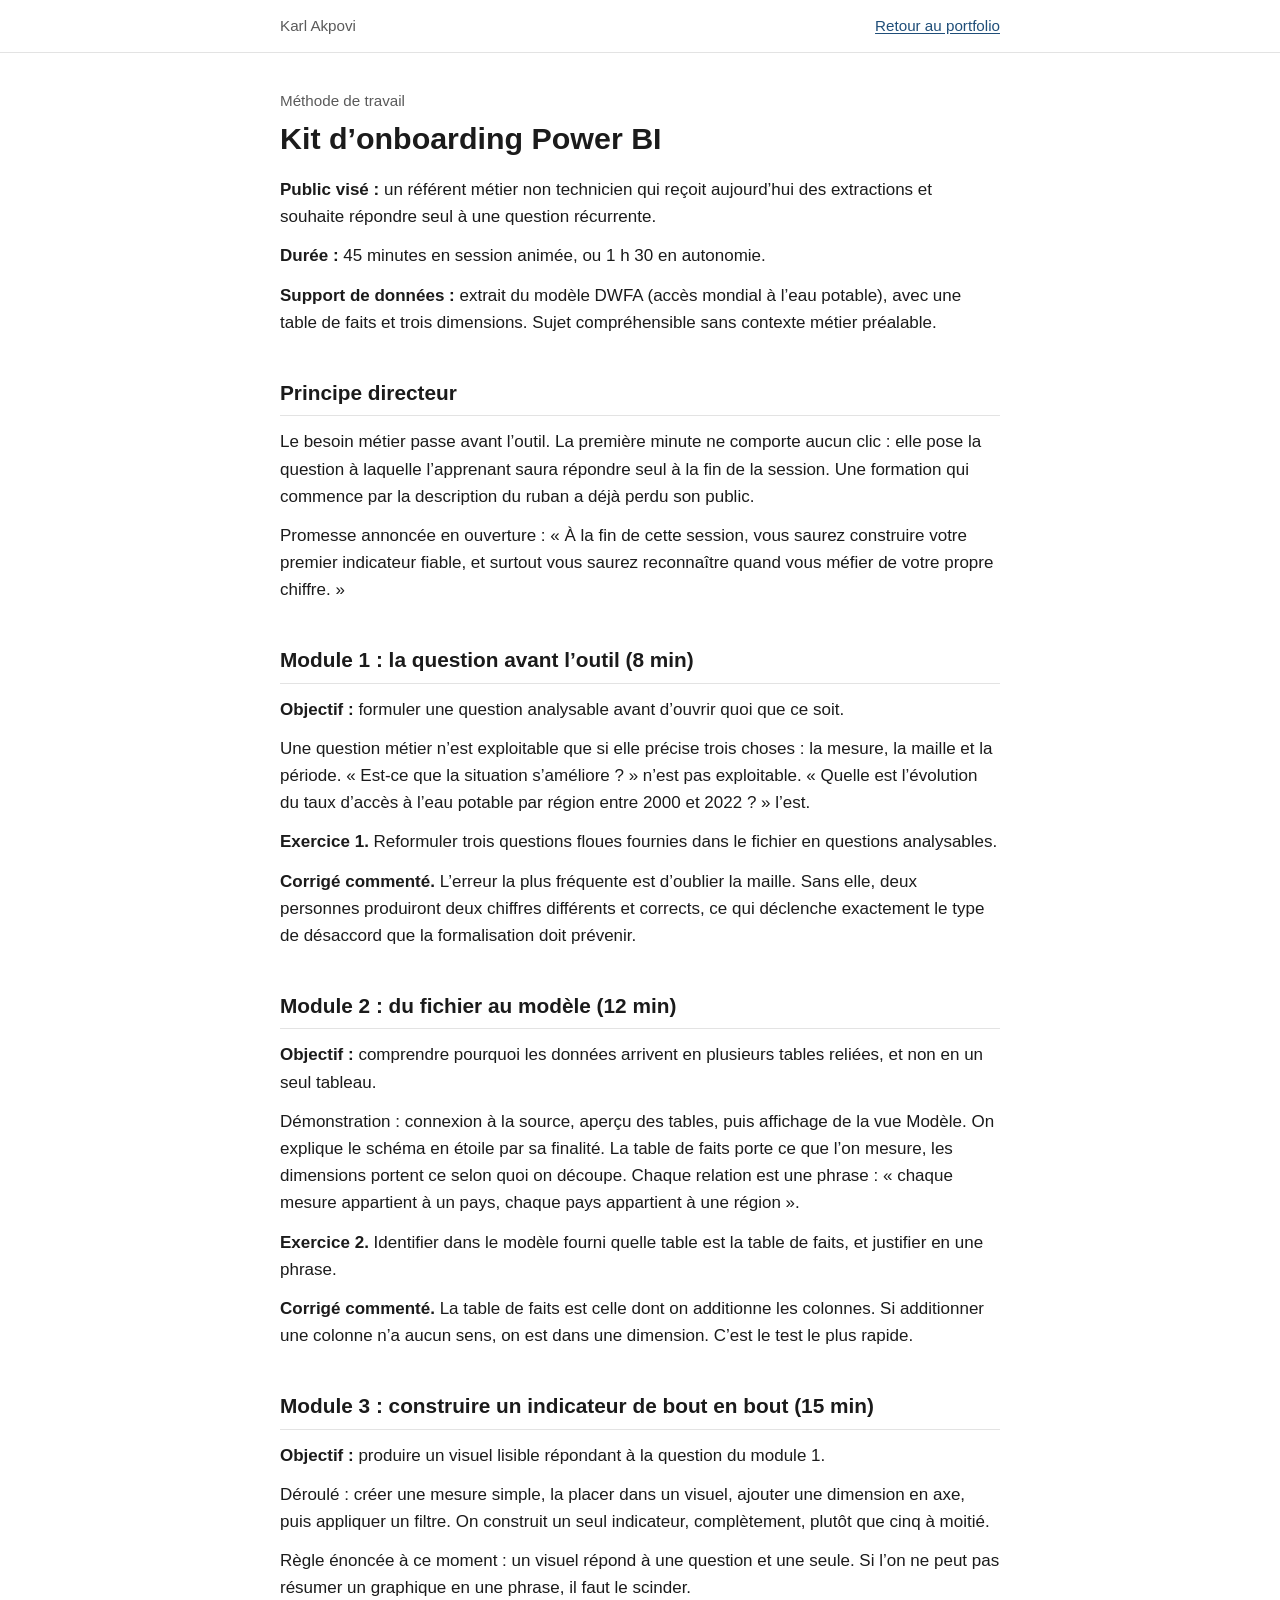
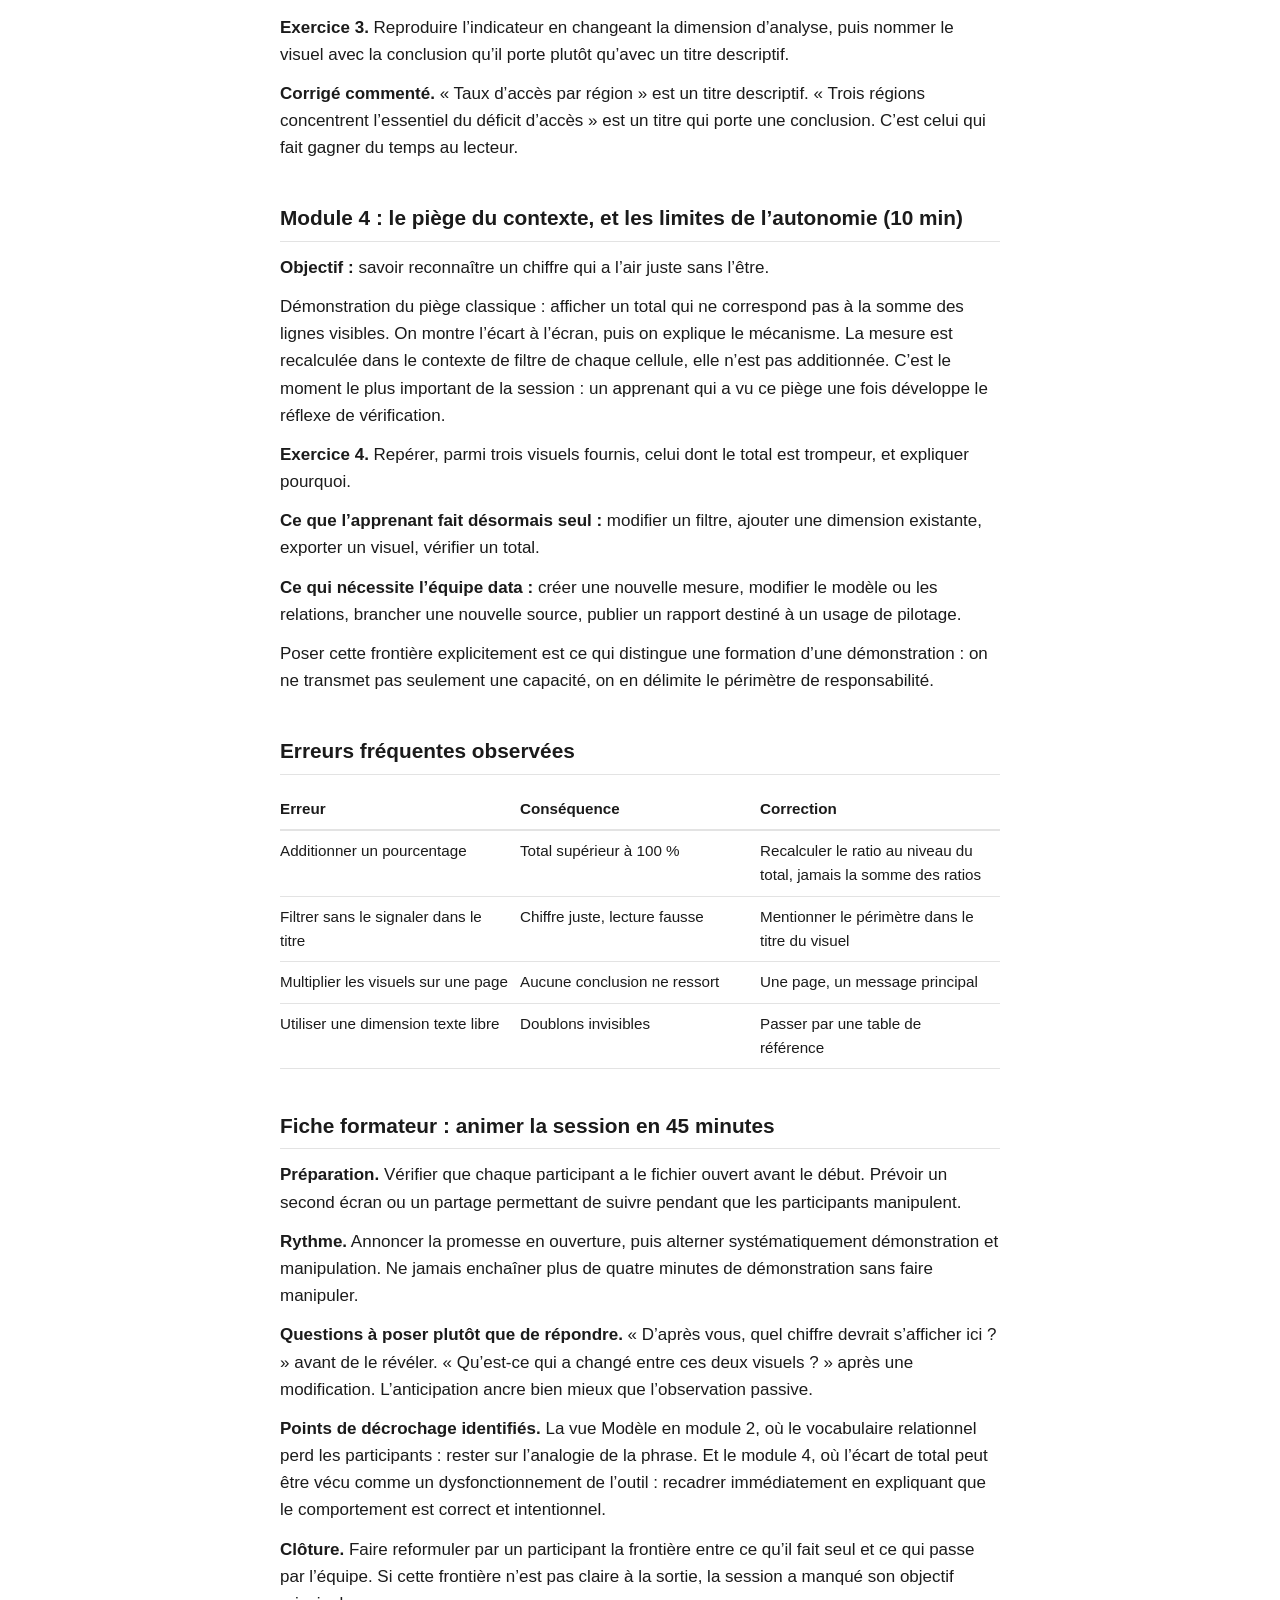
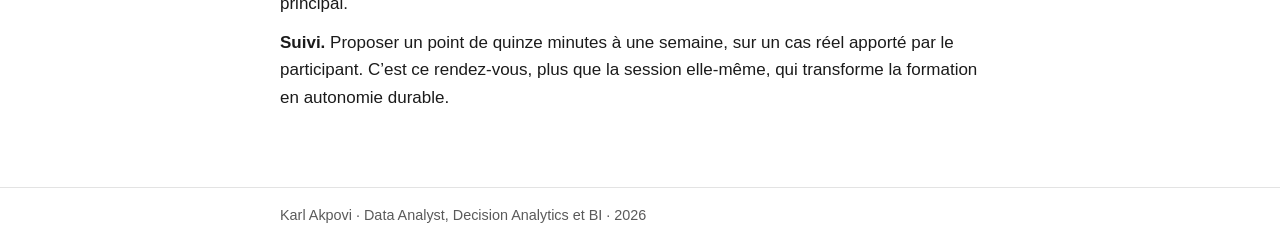
<file: kit-onboarding-powerbi.html>
<!DOCTYPE html>
<html lang="fr"><head><meta charset="UTF-8"><meta name="viewport" content="width=device-width, initial-scale=1.0">
<title>Mon kit de formation Power BI · Karl Akpovi</title>


<style>
:root{--text:#1b1b1b;--muted:#5a5a5a;--line:#e3e3e3;--link:#1f4e79;
--font:-apple-system,BlinkMacSystemFont,"Segoe UI",Roboto,"Helvetica Neue",Arial,sans-serif}
*{box-sizing:border-box}
body{margin:0;background:#fff;color:var(--text);font-family:var(--font);font-size:17px;line-height:1.6}
.wrap{max-width:760px;margin:0 auto;padding:0 20px}
a{color:var(--link);text-underline-offset:2px}
:focus-visible{outline:2px solid var(--link);outline-offset:2px}
nav{border-bottom:1px solid var(--line)}
.nav-in{max-width:760px;margin:0 auto;padding:14px 20px;display:flex;flex-wrap:wrap;gap:8px 16px;align-items:center;justify-content:space-between;font-size:.95rem}
.nav-in .who{color:var(--muted)}
main{padding:36px 0 64px}
.eyebrow{color:var(--muted);font-size:.95rem;margin:0 0 6px}
h1{font-size:1.9rem;font-weight:700;line-height:1.2;margin:0 0 20px}
h2{font-size:1.3rem;font-weight:700;margin:40px 0 12px;padding-bottom:6px;border-bottom:1px solid var(--line)}
h3{font-size:1.1rem;font-weight:600;margin:24px 0 6px}
p{margin:0 0 12px}
p strong,li strong,td strong{font-weight:600}
ul,ol{margin:0 0 14px;padding-left:22px}
li{margin-bottom:6px}
table{width:100%;border-collapse:collapse;font-size:.95rem;margin:14px 0 22px}
th{text-align:left;font-weight:600;padding:8px 12px 8px 0;border-bottom:2px solid var(--line)}
td{padding:8px 12px 8px 0;border-bottom:1px solid var(--line);vertical-align:top}
hr{border:none;border-top:1px solid var(--line);margin:32px 0}
footer{border-top:1px solid var(--line);padding:16px 0;font-size:.9rem;color:var(--muted)}
@media(max-width:640px){body{font-size:16px}h1{font-size:1.6rem}}
</style></head><body>
<nav><div class="nav-in"><span class="who">Karl Akpovi</span><a href="index.html">Retour au portfolio</a></div></nav>
<main><div class="wrap"><p class="eyebrow">Méthode de travail</p>
<h1 id="kit-donboarding-power-bi">Kit d’onboarding Power BI</h1>
<p><strong>Public visé :</strong> un référent métier non technicien qui
reçoit aujourd’hui des extractions et souhaite répondre seul à une
question récurrente.</p>
<p><strong>Durée :</strong> 45 minutes en session animée, ou 1 h 30 en
autonomie.</p>
<p><strong>Support de données :</strong> extrait du modèle DWFA (accès
mondial à l’eau potable), avec une table de faits et trois dimensions.
Sujet compréhensible sans contexte métier préalable.</p>
<h2 id="principe-directeur">Principe directeur</h2>
<p>Le besoin métier passe avant l’outil. La première minute ne comporte
aucun clic : elle pose la question à laquelle l’apprenant saura répondre
seul à la fin de la session. Une formation qui commence par la
description du ruban a déjà perdu son public.</p>
<p>Promesse annoncée en ouverture : « À la fin de cette session, vous
saurez construire votre premier indicateur fiable, et surtout vous
saurez reconnaître quand vous méfier de votre propre chiffre. »</p>
<h2 id="module-1-la-question-avant-loutil-8-min">Module 1 : la question
avant l’outil (8 min)</h2>
<p><strong>Objectif :</strong> formuler une question analysable avant
d’ouvrir quoi que ce soit.</p>
<p>Une question métier n’est exploitable que si elle précise trois
choses : la mesure, la maille et la période. « Est-ce que la situation
s’améliore ? » n’est pas exploitable. « Quelle est l’évolution du taux
d’accès à l’eau potable par région entre 2000 et 2022 ? » l’est.</p>
<p><strong>Exercice 1.</strong> Reformuler trois questions floues
fournies dans le fichier en questions analysables.</p>
<p><strong>Corrigé commenté.</strong> L’erreur la plus fréquente est
d’oublier la maille. Sans elle, deux personnes produiront deux chiffres
différents et corrects, ce qui déclenche exactement le type de désaccord
que la formalisation doit prévenir.</p>
<h2 id="module-2-du-fichier-au-modèle-12-min">Module 2 : du fichier au
modèle (12 min)</h2>
<p><strong>Objectif :</strong> comprendre pourquoi les données arrivent
en plusieurs tables reliées, et non en un seul tableau.</p>
<p>Démonstration : connexion à la source, aperçu des tables, puis
affichage de la vue Modèle. On explique le schéma en étoile par sa
finalité. La table de faits porte ce que l’on mesure, les dimensions
portent ce selon quoi on découpe. Chaque relation est une phrase : «
chaque mesure appartient à un pays, chaque pays appartient à une région
».</p>
<p><strong>Exercice 2.</strong> Identifier dans le modèle fourni quelle
table est la table de faits, et justifier en une phrase.</p>
<p><strong>Corrigé commenté.</strong> La table de faits est celle dont
on additionne les colonnes. Si additionner une colonne n’a aucun sens,
on est dans une dimension. C’est le test le plus rapide.</p>
<h2 id="module-3-construire-un-indicateur-de-bout-en-bout-15-min">Module
3 : construire un indicateur de bout en bout (15 min)</h2>
<p><strong>Objectif :</strong> produire un visuel lisible répondant à la
question du module 1.</p>
<p>Déroulé : créer une mesure simple, la placer dans un visuel, ajouter
une dimension en axe, puis appliquer un filtre. On construit un seul
indicateur, complètement, plutôt que cinq à moitié.</p>
<p>Règle énoncée à ce moment : un visuel répond à une question et une
seule. Si l’on ne peut pas résumer un graphique en une phrase, il faut
le scinder.</p>
<p><strong>Exercice 3.</strong> Reproduire l’indicateur en changeant la
dimension d’analyse, puis nommer le visuel avec la conclusion qu’il
porte plutôt qu’avec un titre descriptif.</p>
<p><strong>Corrigé commenté.</strong> « Taux d’accès par région » est un
titre descriptif. « Trois régions concentrent l’essentiel du déficit
d’accès » est un titre qui porte une conclusion. C’est celui qui fait
gagner du temps au lecteur.</p>
<h2
id="module-4-le-piège-du-contexte-et-les-limites-de-lautonomie-10-min">Module
4 : le piège du contexte, et les limites de l’autonomie (10 min)</h2>
<p><strong>Objectif :</strong> savoir reconnaître un chiffre qui a l’air
juste sans l’être.</p>
<p>Démonstration du piège classique : afficher un total qui ne
correspond pas à la somme des lignes visibles. On montre l’écart à
l’écran, puis on explique le mécanisme. La mesure est recalculée dans le
contexte de filtre de chaque cellule, elle n’est pas additionnée. C’est
le moment le plus important de la session : un apprenant qui a vu ce
piège une fois développe le réflexe de vérification.</p>
<p><strong>Exercice 4.</strong> Repérer, parmi trois visuels fournis,
celui dont le total est trompeur, et expliquer pourquoi.</p>
<p><strong>Ce que l’apprenant fait désormais seul :</strong> modifier un
filtre, ajouter une dimension existante, exporter un visuel, vérifier un
total.</p>
<p><strong>Ce qui nécessite l’équipe data :</strong> créer une nouvelle
mesure, modifier le modèle ou les relations, brancher une nouvelle
source, publier un rapport destiné à un usage de pilotage.</p>
<p>Poser cette frontière explicitement est ce qui distingue une
formation d’une démonstration : on ne transmet pas seulement une
capacité, on en délimite le périmètre de responsabilité.</p>
<h2 id="erreurs-fréquentes-observées">Erreurs fréquentes observées</h2>
<table>
<colgroup>
<col style="width: 33%" />
<col style="width: 33%" />
<col style="width: 33%" />
</colgroup>
<thead>
<tr class="header">
<th>Erreur</th>
<th>Conséquence</th>
<th>Correction</th>
</tr>
</thead>
<tbody>
<tr class="odd">
<td>Additionner un pourcentage</td>
<td>Total supérieur à 100 %</td>
<td>Recalculer le ratio au niveau du total, jamais la somme des
ratios</td>
</tr>
<tr class="even">
<td>Filtrer sans le signaler dans le titre</td>
<td>Chiffre juste, lecture fausse</td>
<td>Mentionner le périmètre dans le titre du visuel</td>
</tr>
<tr class="odd">
<td>Multiplier les visuels sur une page</td>
<td>Aucune conclusion ne ressort</td>
<td>Une page, un message principal</td>
</tr>
<tr class="even">
<td>Utiliser une dimension texte libre</td>
<td>Doublons invisibles</td>
<td>Passer par une table de référence</td>
</tr>
</tbody>
</table>
<h2 id="fiche-formateur-animer-la-session-en-45-minutes">Fiche formateur
: animer la session en 45 minutes</h2>
<p><strong>Préparation.</strong> Vérifier que chaque participant a le
fichier ouvert avant le début. Prévoir un second écran ou un partage
permettant de suivre pendant que les participants manipulent.</p>
<p><strong>Rythme.</strong> Annoncer la promesse en ouverture, puis
alterner systématiquement démonstration et manipulation. Ne jamais
enchaîner plus de quatre minutes de démonstration sans faire
manipuler.</p>
<p><strong>Questions à poser plutôt que de répondre.</strong> « D’après
vous, quel chiffre devrait s’afficher ici ? » avant de le révéler. «
Qu’est-ce qui a changé entre ces deux visuels ? » après une
modification. L’anticipation ancre bien mieux que l’observation
passive.</p>
<p><strong>Points de décrochage identifiés.</strong> La vue Modèle en
module 2, où le vocabulaire relationnel perd les participants : rester
sur l’analogie de la phrase. Et le module 4, où l’écart de total peut
être vécu comme un dysfonctionnement de l’outil : recadrer immédiatement
en expliquant que le comportement est correct et intentionnel.</p>
<p><strong>Clôture.</strong> Faire reformuler par un participant la
frontière entre ce qu’il fait seul et ce qui passe par l’équipe. Si
cette frontière n’est pas claire à la sortie, la session a manqué son
objectif principal.</p>
<p><strong>Suivi.</strong> Proposer un point de quinze minutes à une
semaine, sur un cas réel apporté par le participant. C’est ce
rendez-vous, plus que la session elle-même, qui transforme la formation
en autonomie durable.</p>

</div></main>
<footer><div class="wrap">Karl Akpovi · Data Analyst, Decision Analytics et BI · 2026</div></footer>
</body></html>
</file>
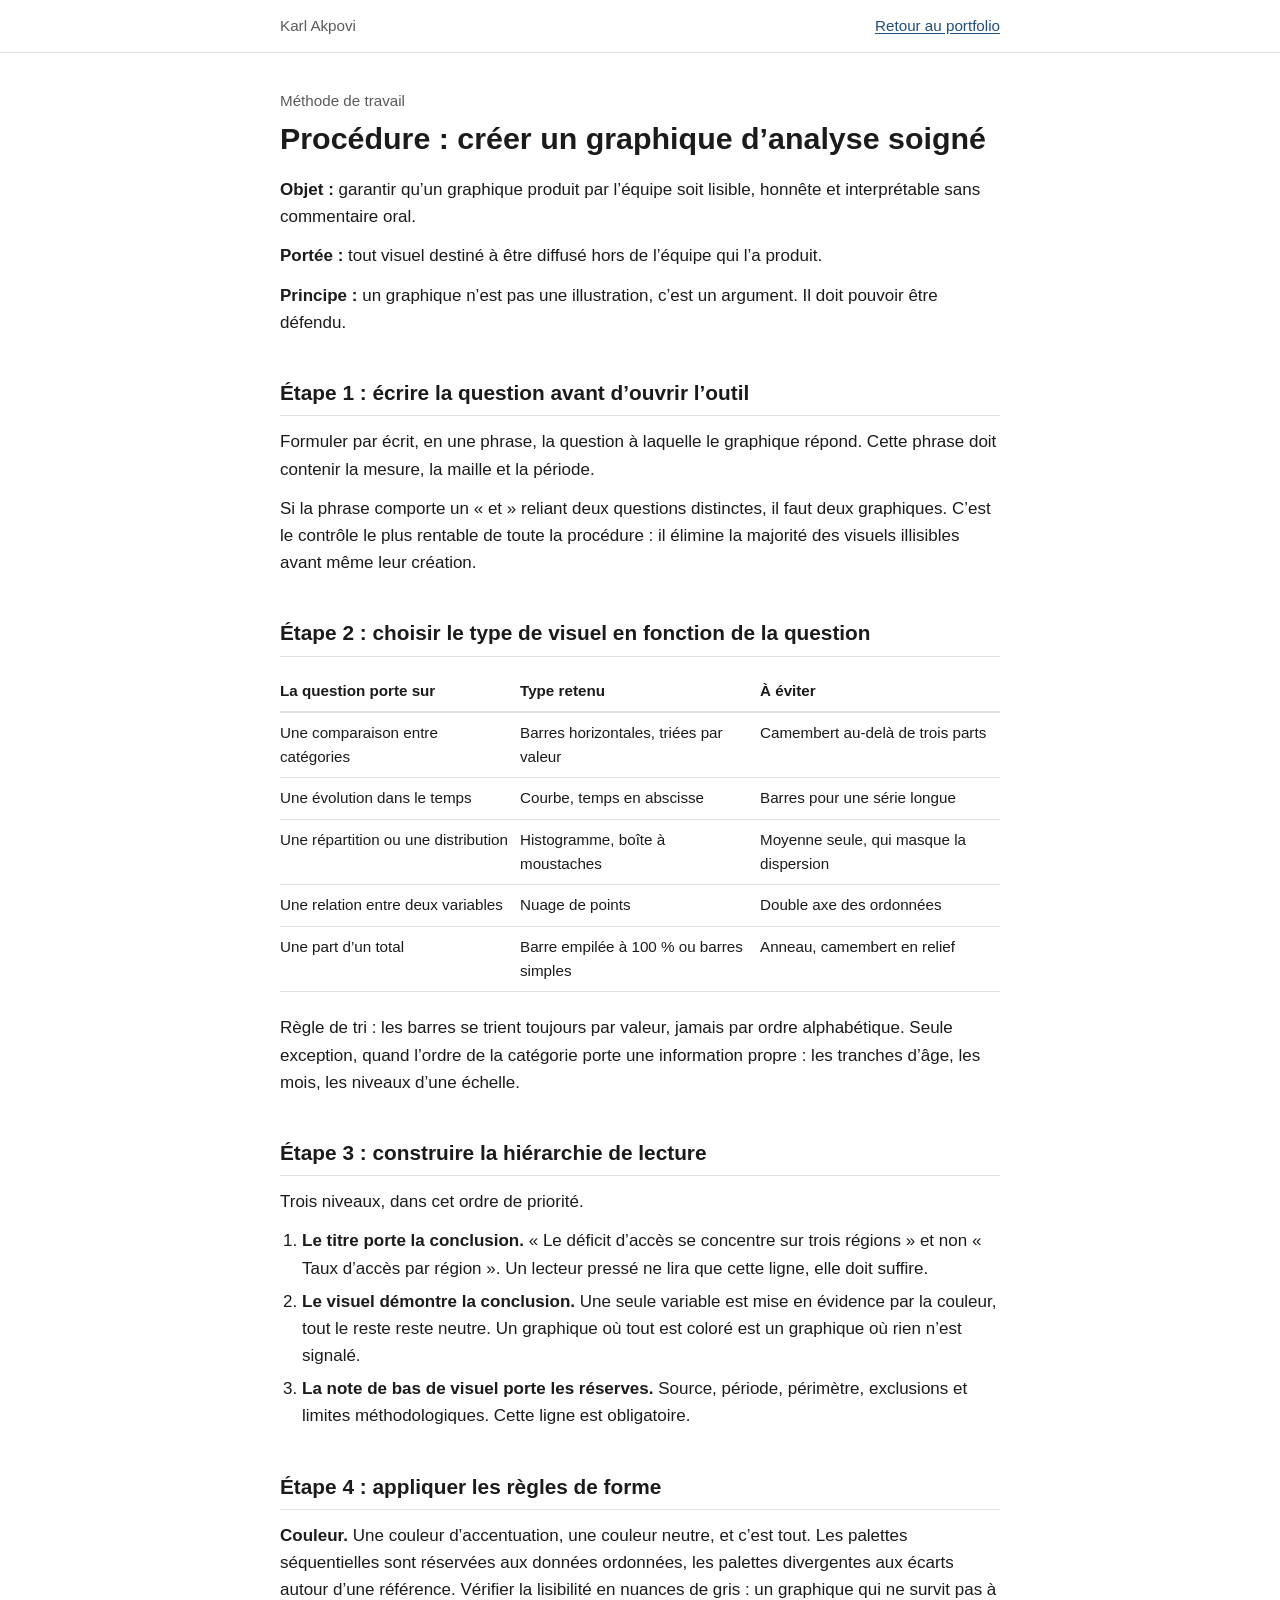
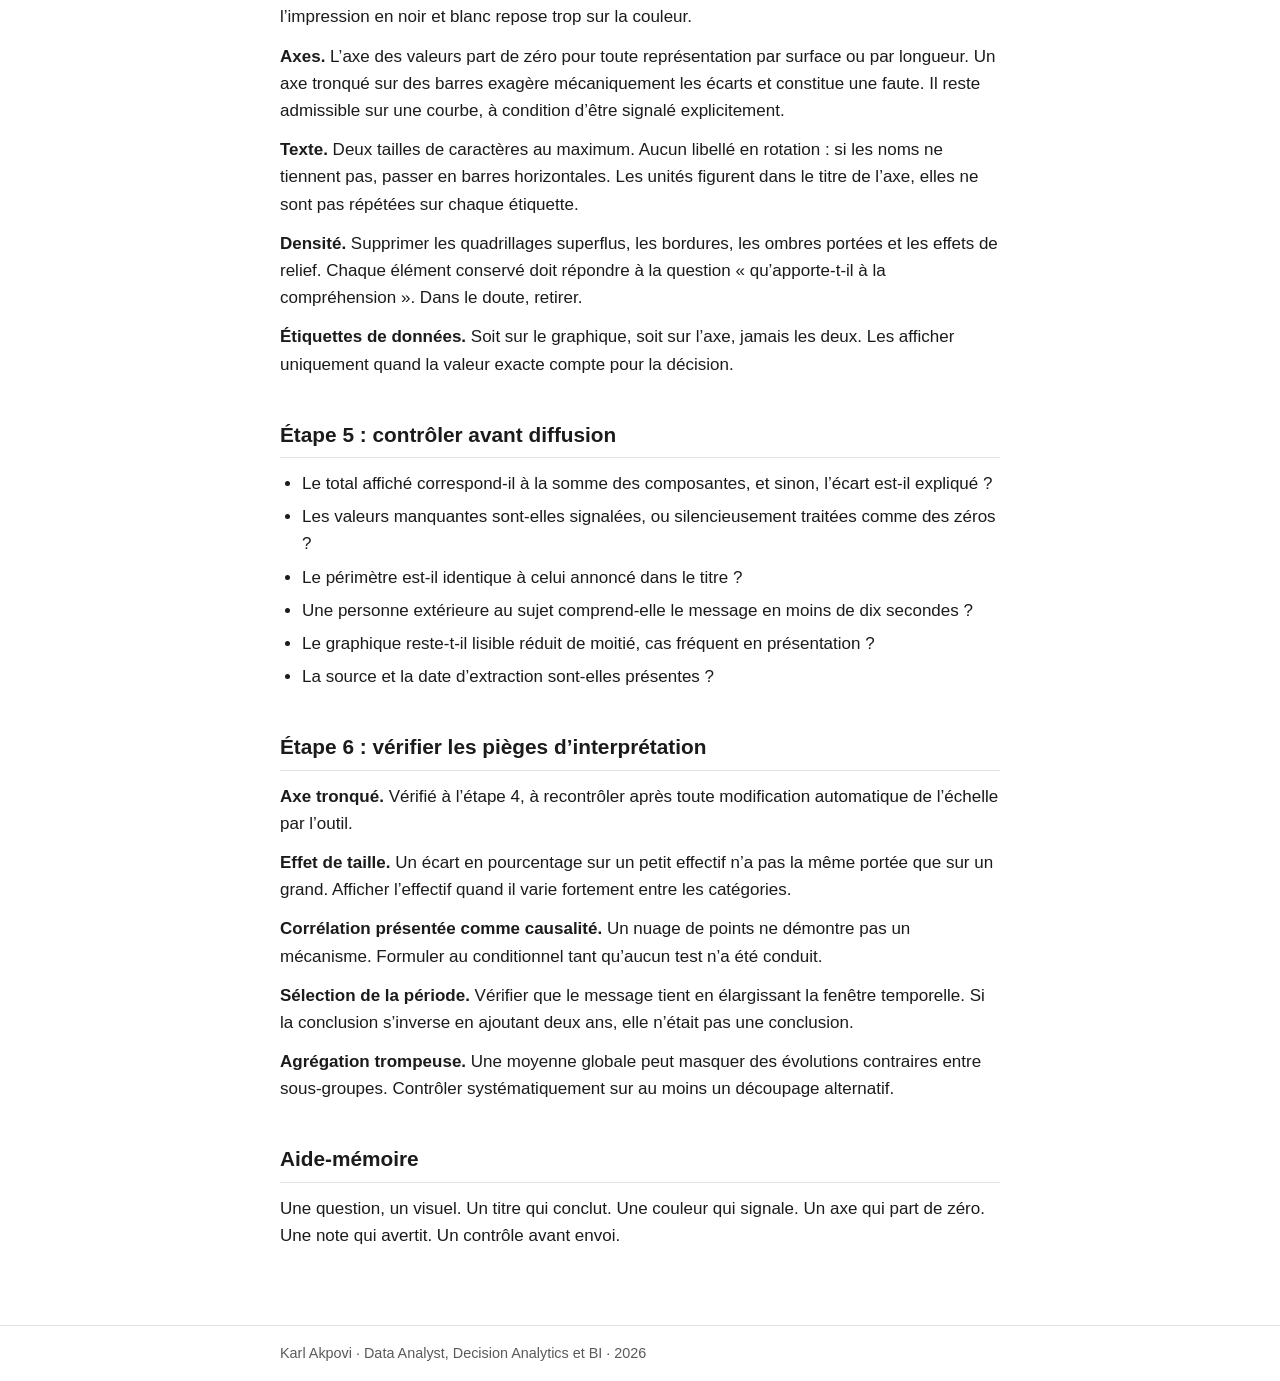
<file: procedure-graphique-analyse.html>
<!DOCTYPE html>
<html lang="fr"><head><meta charset="UTF-8"><meta name="viewport" content="width=device-width, initial-scale=1.0">
<title>Mes standards de data visualisation · Karl Akpovi</title>


<style>
:root{--text:#1b1b1b;--muted:#5a5a5a;--line:#e3e3e3;--link:#1f4e79;
--font:-apple-system,BlinkMacSystemFont,"Segoe UI",Roboto,"Helvetica Neue",Arial,sans-serif}
*{box-sizing:border-box}
body{margin:0;background:#fff;color:var(--text);font-family:var(--font);font-size:17px;line-height:1.6}
.wrap{max-width:760px;margin:0 auto;padding:0 20px}
a{color:var(--link);text-underline-offset:2px}
:focus-visible{outline:2px solid var(--link);outline-offset:2px}
nav{border-bottom:1px solid var(--line)}
.nav-in{max-width:760px;margin:0 auto;padding:14px 20px;display:flex;flex-wrap:wrap;gap:8px 16px;align-items:center;justify-content:space-between;font-size:.95rem}
.nav-in .who{color:var(--muted)}
main{padding:36px 0 64px}
.eyebrow{color:var(--muted);font-size:.95rem;margin:0 0 6px}
h1{font-size:1.9rem;font-weight:700;line-height:1.2;margin:0 0 20px}
h2{font-size:1.3rem;font-weight:700;margin:40px 0 12px;padding-bottom:6px;border-bottom:1px solid var(--line)}
h3{font-size:1.1rem;font-weight:600;margin:24px 0 6px}
p{margin:0 0 12px}
p strong,li strong,td strong{font-weight:600}
ul,ol{margin:0 0 14px;padding-left:22px}
li{margin-bottom:6px}
table{width:100%;border-collapse:collapse;font-size:.95rem;margin:14px 0 22px}
th{text-align:left;font-weight:600;padding:8px 12px 8px 0;border-bottom:2px solid var(--line)}
td{padding:8px 12px 8px 0;border-bottom:1px solid var(--line);vertical-align:top}
hr{border:none;border-top:1px solid var(--line);margin:32px 0}
footer{border-top:1px solid var(--line);padding:16px 0;font-size:.9rem;color:var(--muted)}
@media(max-width:640px){body{font-size:16px}h1{font-size:1.6rem}}
</style></head><body>
<nav><div class="nav-in"><span class="who">Karl Akpovi</span><a href="index.html">Retour au portfolio</a></div></nav>
<main><div class="wrap"><p class="eyebrow">Méthode de travail</p>
<h1 id="procédure-créer-un-graphique-danalyse-soigné">Procédure : créer
un graphique d’analyse soigné</h1>
<p><strong>Objet :</strong> garantir qu’un graphique produit par
l’équipe soit lisible, honnête et interprétable sans commentaire
oral.</p>
<p><strong>Portée :</strong> tout visuel destiné à être diffusé hors de
l’équipe qui l’a produit.</p>
<p><strong>Principe :</strong> un graphique n’est pas une illustration,
c’est un argument. Il doit pouvoir être défendu.</p>
<h2 id="étape-1-écrire-la-question-avant-douvrir-loutil">Étape 1 :
écrire la question avant d’ouvrir l’outil</h2>
<p>Formuler par écrit, en une phrase, la question à laquelle le
graphique répond. Cette phrase doit contenir la mesure, la maille et la
période.</p>
<p>Si la phrase comporte un « et » reliant deux questions distinctes, il
faut deux graphiques. C’est le contrôle le plus rentable de toute la
procédure : il élimine la majorité des visuels illisibles avant même
leur création.</p>
<h2
id="étape-2-choisir-le-type-de-visuel-en-fonction-de-la-question">Étape
2 : choisir le type de visuel en fonction de la question</h2>
<table>
<colgroup>
<col style="width: 33%" />
<col style="width: 33%" />
<col style="width: 33%" />
</colgroup>
<thead>
<tr class="header">
<th>La question porte sur</th>
<th>Type retenu</th>
<th>À éviter</th>
</tr>
</thead>
<tbody>
<tr class="odd">
<td>Une comparaison entre catégories</td>
<td>Barres horizontales, triées par valeur</td>
<td>Camembert au-delà de trois parts</td>
</tr>
<tr class="even">
<td>Une évolution dans le temps</td>
<td>Courbe, temps en abscisse</td>
<td>Barres pour une série longue</td>
</tr>
<tr class="odd">
<td>Une répartition ou une distribution</td>
<td>Histogramme, boîte à moustaches</td>
<td>Moyenne seule, qui masque la dispersion</td>
</tr>
<tr class="even">
<td>Une relation entre deux variables</td>
<td>Nuage de points</td>
<td>Double axe des ordonnées</td>
</tr>
<tr class="odd">
<td>Une part d’un total</td>
<td>Barre empilée à 100 % ou barres simples</td>
<td>Anneau, camembert en relief</td>
</tr>
</tbody>
</table>
<p>Règle de tri : les barres se trient toujours par valeur, jamais par
ordre alphabétique. Seule exception, quand l’ordre de la catégorie porte
une information propre : les tranches d’âge, les mois, les niveaux d’une
échelle.</p>
<h2 id="étape-3-construire-la-hiérarchie-de-lecture">Étape 3 :
construire la hiérarchie de lecture</h2>
<p>Trois niveaux, dans cet ordre de priorité.</p>
<ol type="1">
<li><strong>Le titre porte la conclusion.</strong> « Le déficit d’accès
se concentre sur trois régions » et non « Taux d’accès par région ». Un
lecteur pressé ne lira que cette ligne, elle doit suffire.</li>
<li><strong>Le visuel démontre la conclusion.</strong> Une seule
variable est mise en évidence par la couleur, tout le reste reste
neutre. Un graphique où tout est coloré est un graphique où rien n’est
signalé.</li>
<li><strong>La note de bas de visuel porte les réserves.</strong>
Source, période, périmètre, exclusions et limites méthodologiques. Cette
ligne est obligatoire.</li>
</ol>
<h2 id="étape-4-appliquer-les-règles-de-forme">Étape 4 : appliquer les
règles de forme</h2>
<p><strong>Couleur.</strong> Une couleur d’accentuation, une couleur
neutre, et c’est tout. Les palettes séquentielles sont réservées aux
données ordonnées, les palettes divergentes aux écarts autour d’une
référence. Vérifier la lisibilité en nuances de gris : un graphique qui
ne survit pas à l’impression en noir et blanc repose trop sur la
couleur.</p>
<p><strong>Axes.</strong> L’axe des valeurs part de zéro pour toute
représentation par surface ou par longueur. Un axe tronqué sur des
barres exagère mécaniquement les écarts et constitue une faute. Il reste
admissible sur une courbe, à condition d’être signalé explicitement.</p>
<p><strong>Texte.</strong> Deux tailles de caractères au maximum. Aucun
libellé en rotation : si les noms ne tiennent pas, passer en barres
horizontales. Les unités figurent dans le titre de l’axe, elles ne sont
pas répétées sur chaque étiquette.</p>
<p><strong>Densité.</strong> Supprimer les quadrillages superflus, les
bordures, les ombres portées et les effets de relief. Chaque élément
conservé doit répondre à la question « qu’apporte-t-il à la
compréhension ». Dans le doute, retirer.</p>
<p><strong>Étiquettes de données.</strong> Soit sur le graphique, soit
sur l’axe, jamais les deux. Les afficher uniquement quand la valeur
exacte compte pour la décision.</p>
<h2 id="étape-5-contrôler-avant-diffusion">Étape 5 : contrôler avant
diffusion</h2>
<ul>
<li>Le total affiché correspond-il à la somme des composantes, et sinon,
l’écart est-il expliqué ?</li>
<li>Les valeurs manquantes sont-elles signalées, ou silencieusement
traitées comme des zéros ?</li>
<li>Le périmètre est-il identique à celui annoncé dans le titre ?</li>
<li>Une personne extérieure au sujet comprend-elle le message en moins
de dix secondes ?</li>
<li>Le graphique reste-t-il lisible réduit de moitié, cas fréquent en
présentation ?</li>
<li>La source et la date d’extraction sont-elles présentes ?</li>
</ul>
<h2 id="étape-6-vérifier-les-pièges-dinterprétation">Étape 6 : vérifier
les pièges d’interprétation</h2>
<p><strong>Axe tronqué.</strong> Vérifié à l’étape 4, à recontrôler
après toute modification automatique de l’échelle par l’outil.</p>
<p><strong>Effet de taille.</strong> Un écart en pourcentage sur un
petit effectif n’a pas la même portée que sur un grand. Afficher
l’effectif quand il varie fortement entre les catégories.</p>
<p><strong>Corrélation présentée comme causalité.</strong> Un nuage de
points ne démontre pas un mécanisme. Formuler au conditionnel tant
qu’aucun test n’a été conduit.</p>
<p><strong>Sélection de la période.</strong> Vérifier que le message
tient en élargissant la fenêtre temporelle. Si la conclusion s’inverse
en ajoutant deux ans, elle n’était pas une conclusion.</p>
<p><strong>Agrégation trompeuse.</strong> Une moyenne globale peut
masquer des évolutions contraires entre sous-groupes. Contrôler
systématiquement sur au moins un découpage alternatif.</p>
<h2 id="aide-mémoire">Aide-mémoire</h2>
<p>Une question, un visuel. Un titre qui conclut. Une couleur qui
signale. Un axe qui part de zéro. Une note qui avertit. Un contrôle
avant envoi.</p>

</div></main>
<footer><div class="wrap">Karl Akpovi · Data Analyst, Decision Analytics et BI · 2026</div></footer>
</body></html>
</file>
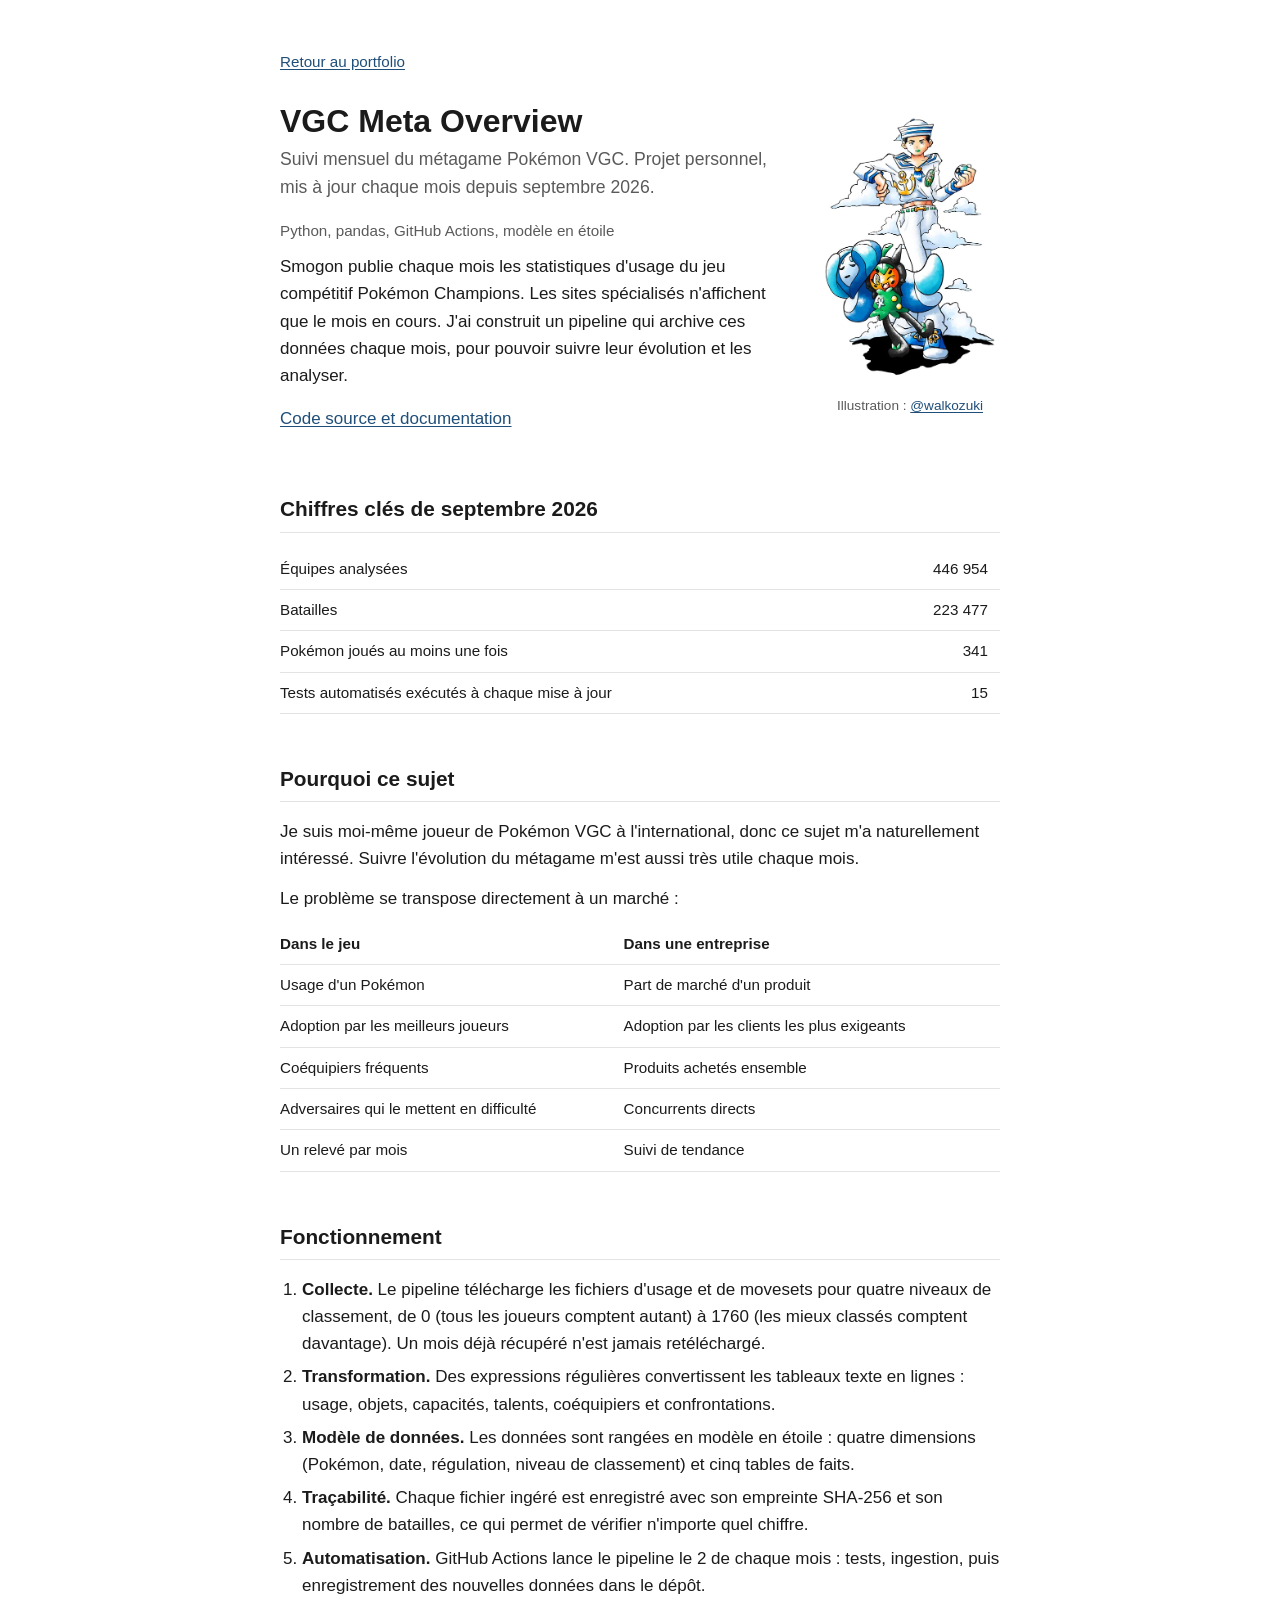
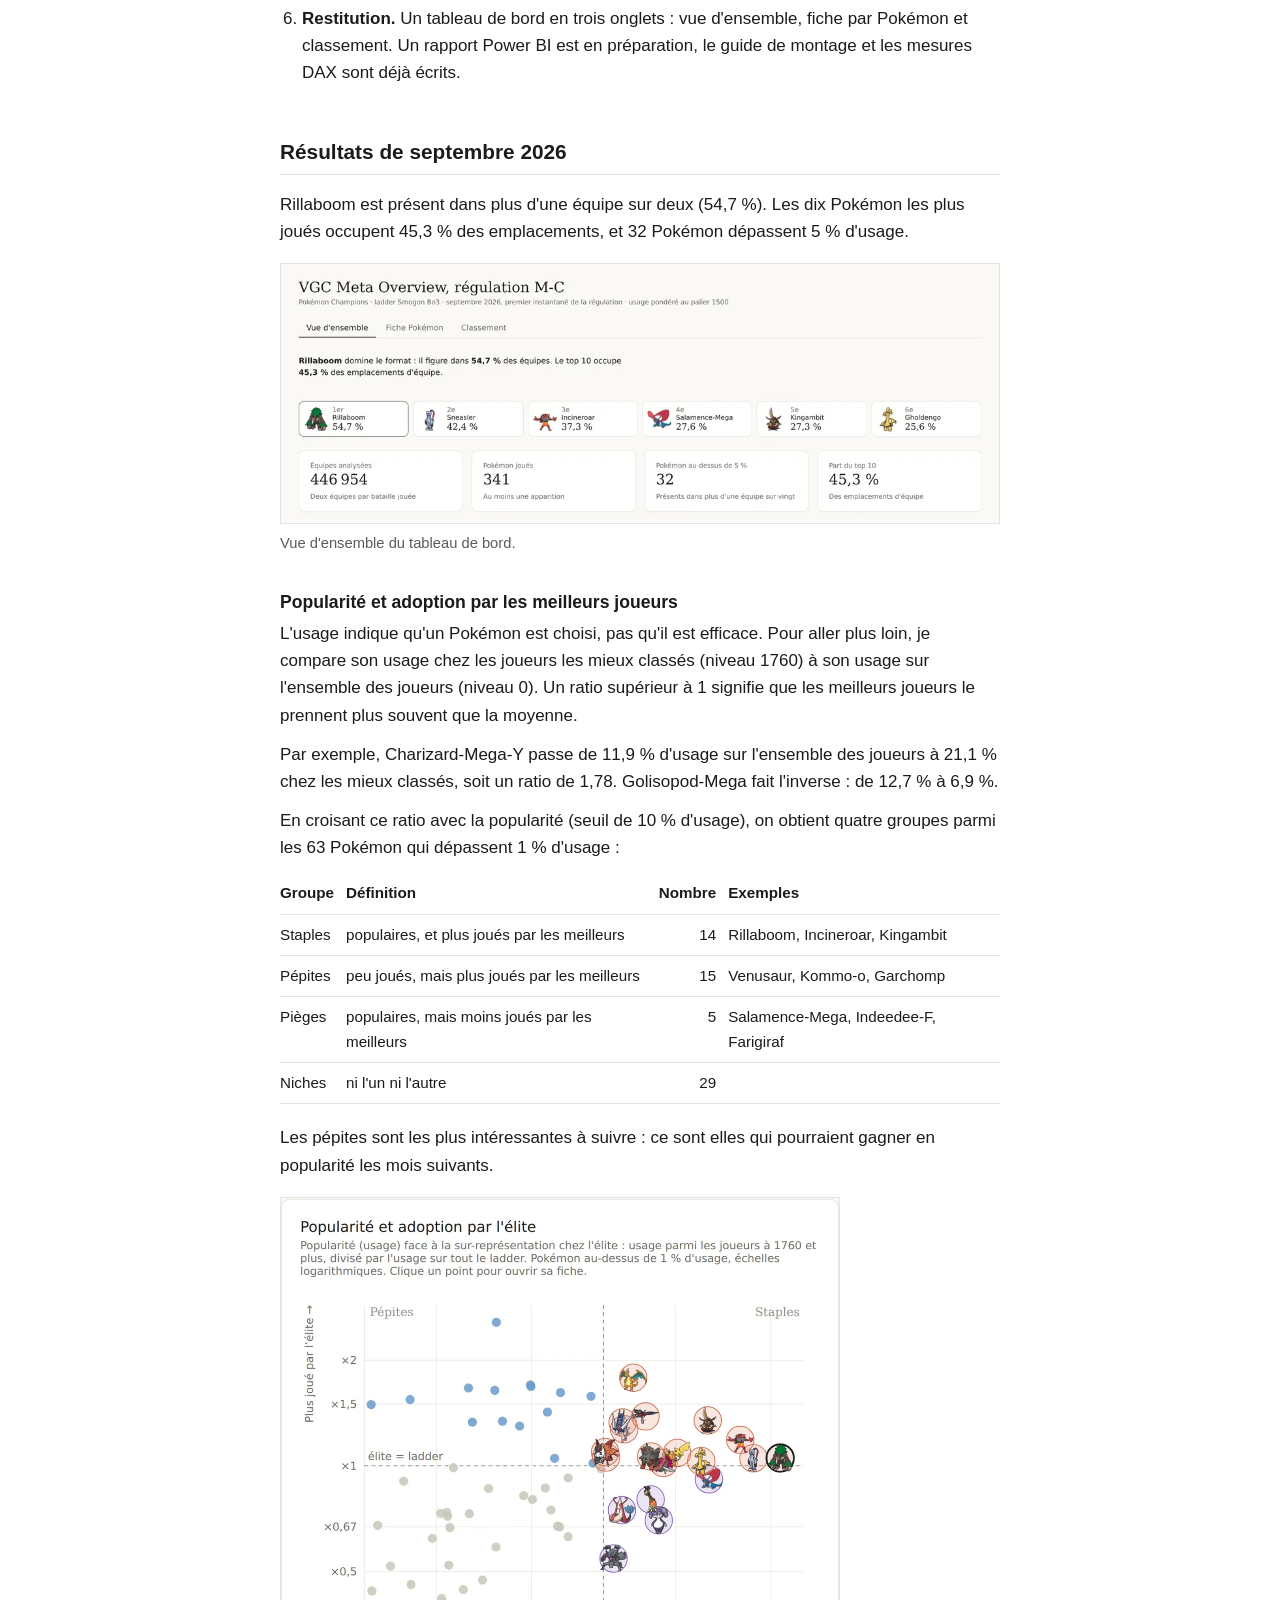
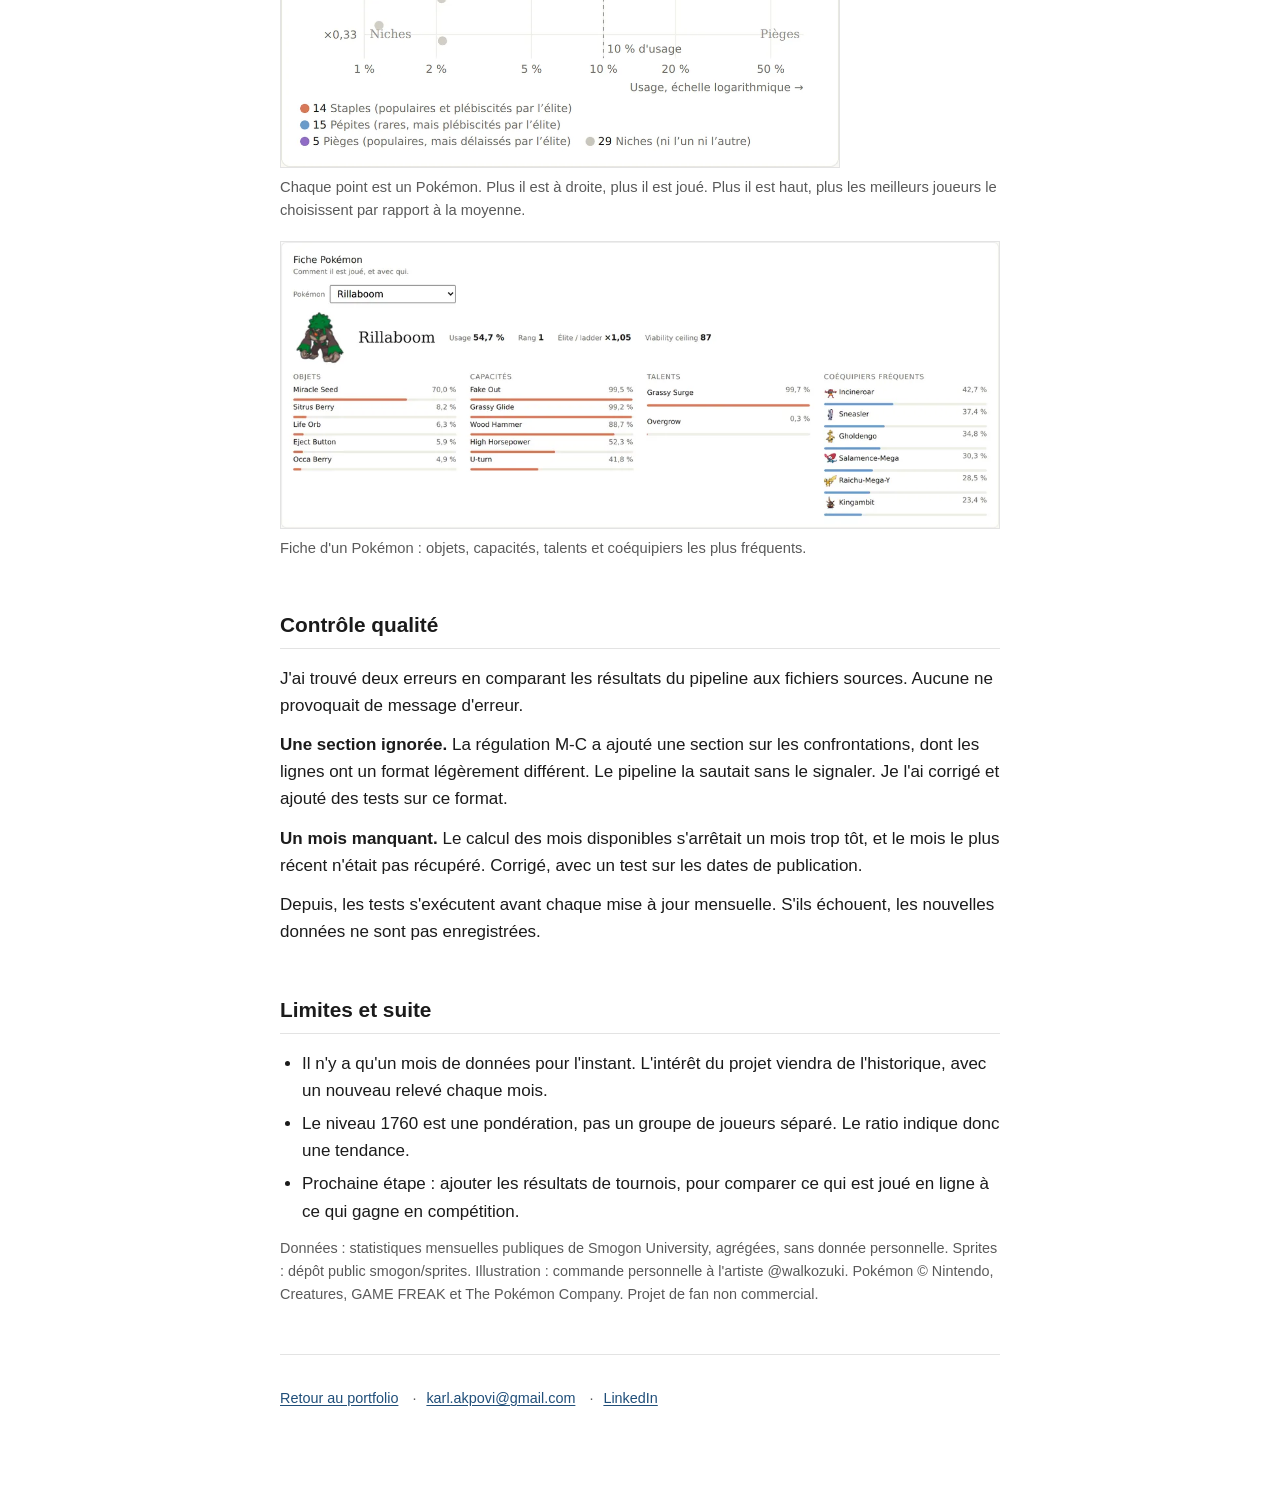
<file: vgc.html>
<!DOCTYPE html>
<html lang="fr">
<head>
<meta charset="UTF-8">
<meta name="viewport" content="width=device-width, initial-scale=1.0">
<title>VGC Meta Overview · Karl Akpovi</title>
<meta name="description" content="Étude de cas : un pipeline Python qui archive chaque mois les statistiques Smogon du jeu compétitif Pokémon, un modèle en étoile et un tableau de bord.">
<link rel="stylesheet" href="style.css">
</head>
<body>
<div class="page">

<a class="back" href="./">Retour au portfolio</a>

<header class="hero">
  <div>
  <h1>VGC Meta Overview</h1>
  <p class="role">Suivi mensuel du métagame Pokémon VGC. Projet personnel, mis à jour chaque mois depuis septembre 2026.</p>
  <p class="meta">Python, pandas, GitHub Actions, modèle en étoile</p>
  <p>Smogon publie chaque mois les statistiques d'usage du jeu compétitif Pokémon Champions. Les sites spécialisés n'affichent que le mois en cours. J'ai construit un pipeline qui archive ces données chaque mois, pour pouvoir suivre leur évolution et les analyser.</p>
  <p class="links"><a href="https://github.com/karlfring/vgc-meta-observatory">Code source et documentation</a></p>
  </div>
  <figure class="illus">
    <img src="img/illustration-josuke.webp" width="440" height="681" decoding="async" alt="Illustration : un dresseur en tenue de marin avec deux Pokémon, dans un style inspiré de JoJo.">
    <figcaption>Illustration : <a href="https://www.instagram.com/walkozuki/">@walkozuki</a></figcaption>
  </figure>
</header>

<main>
<h2>Chiffres clés de septembre 2026</h2>
<table>
  <tbody>
    <tr><td>Équipes analysées</td><td class="num">446 954</td></tr>
    <tr><td>Batailles</td><td class="num">223 477</td></tr>
    <tr><td>Pokémon joués au moins une fois</td><td class="num">341</td></tr>
    <tr><td>Tests automatisés exécutés à chaque mise à jour</td><td class="num">15</td></tr>
  </tbody>
</table>

<h2>Pourquoi ce sujet</h2>
<p>Je suis moi-même joueur de Pokémon VGC à l'international, donc ce sujet m'a naturellement intéressé. Suivre l'évolution du métagame m'est aussi très utile chaque mois.</p>
<p>Le problème se transpose directement à un marché :</p>
<table>
  <thead><tr><th>Dans le jeu</th><th>Dans une entreprise</th></tr></thead>
  <tbody>
    <tr><td>Usage d'un Pokémon</td><td>Part de marché d'un produit</td></tr>
    <tr><td>Adoption par les meilleurs joueurs</td><td>Adoption par les clients les plus exigeants</td></tr>
    <tr><td>Coéquipiers fréquents</td><td>Produits achetés ensemble</td></tr>
    <tr><td>Adversaires qui le mettent en difficulté</td><td>Concurrents directs</td></tr>
    <tr><td>Un relevé par mois</td><td>Suivi de tendance</td></tr>
  </tbody>
</table>

<h2>Fonctionnement</h2>
<ol>
  <li><strong>Collecte.</strong> Le pipeline télécharge les fichiers d'usage et de movesets pour quatre niveaux de classement, de 0 (tous les joueurs comptent autant) à 1760 (les mieux classés comptent davantage). Un mois déjà récupéré n'est jamais retéléchargé.</li>
  <li><strong>Transformation.</strong> Des expressions régulières convertissent les tableaux texte en lignes : usage, objets, capacités, talents, coéquipiers et confrontations.</li>
  <li><strong>Modèle de données.</strong> Les données sont rangées en modèle en étoile : quatre dimensions (Pokémon, date, régulation, niveau de classement) et cinq tables de faits.</li>
  <li><strong>Traçabilité.</strong> Chaque fichier ingéré est enregistré avec son empreinte SHA-256 et son nombre de batailles, ce qui permet de vérifier n'importe quel chiffre.</li>
  <li><strong>Automatisation.</strong> GitHub Actions lance le pipeline le 2 de chaque mois : tests, ingestion, puis enregistrement des nouvelles données dans le dépôt.</li>
  <li><strong>Restitution.</strong> Un tableau de bord en trois onglets : vue d'ensemble, fiche par Pokémon et classement. Un rapport Power BI est en préparation, le guide de montage et les mesures DAX sont déjà écrits.</li>
</ol>

<h2>Résultats de septembre 2026</h2>
<p>Rillaboom est présent dans plus d'une équipe sur deux (54,7 %). Les dix Pokémon les plus joués occupent 45,3 % des emplacements, et 32 Pokémon dépassent 5 % d'usage.</p>
<figure>
  <img src="img/vgc-apercu.webp" width="1100" height="397" loading="lazy" decoding="async" alt="Haut du tableau de bord : phrase de synthèse, podium des six Pokémon les plus joués avec leur usage, et quatre indicateurs clés.">
  <figcaption>Vue d'ensemble du tableau de bord.</figcaption>
</figure>

<h3>Popularité et adoption par les meilleurs joueurs</h3>
<p>L'usage indique qu'un Pokémon est choisi, pas qu'il est efficace. Pour aller plus loin, je compare son usage chez les joueurs les mieux classés (niveau 1760) à son usage sur l'ensemble des joueurs (niveau 0). Un ratio supérieur à 1 signifie que les meilleurs joueurs le prennent plus souvent que la moyenne.</p>
<p>Par exemple, Charizard-Mega-Y passe de 11,9 % d'usage sur l'ensemble des joueurs à 21,1 % chez les mieux classés, soit un ratio de 1,78. Golisopod-Mega fait l'inverse : de 12,7 % à 6,9 %.</p>
<p>En croisant ce ratio avec la popularité (seuil de 10 % d'usage), on obtient quatre groupes parmi les 63 Pokémon qui dépassent 1 % d'usage :</p>
<table>
  <thead><tr><th>Groupe</th><th>Définition</th><th class="num">Nombre</th><th>Exemples</th></tr></thead>
  <tbody>
    <tr><td>Staples</td><td>populaires, et plus joués par les meilleurs</td><td class="num">14</td><td>Rillaboom, Incineroar, Kingambit</td></tr>
    <tr><td>Pépites</td><td>peu joués, mais plus joués par les meilleurs</td><td class="num">15</td><td>Venusaur, Kommo-o, Garchomp</td></tr>
    <tr><td>Pièges</td><td>populaires, mais moins joués par les meilleurs</td><td class="num">5</td><td>Salamence-Mega, Indeedee-F, Farigiraf</td></tr>
    <tr><td>Niches</td><td>ni l'un ni l'autre</td><td class="num">29</td><td></td></tr>
  </tbody>
</table>
<p>Les pépites sont les plus intéressantes à suivre : ce sont elles qui pourraient gagner en popularité les mois suivants.</p>
<figure class="narrow">
  <img src="img/vgc-quadrants.webp" width="1100" height="1122" loading="lazy" decoding="async" alt="Nuage de points des 63 Pokémon au-dessus de 1 % d'usage : usage en abscisse, ratio entre l'usage chez les mieux classés et sur l'ensemble des joueurs en ordonnée, deux lignes de seuil découpant quatre groupes.">
  <figcaption>Chaque point est un Pokémon. Plus il est à droite, plus il est joué. Plus il est haut, plus les meilleurs joueurs le choisissent par rapport à la moyenne.</figcaption>
</figure>
<figure>
  <img src="img/vgc-fiche.webp" width="1100" height="438" loading="lazy" decoding="async" alt="Fiche de Rillaboom : objets, capacités, talents et coéquipiers les plus fréquents, chacun avec son taux d'adoption.">
  <figcaption>Fiche d'un Pokémon : objets, capacités, talents et coéquipiers les plus fréquents.</figcaption>
</figure>

<h2>Contrôle qualité</h2>
<p>J'ai trouvé deux erreurs en comparant les résultats du pipeline aux fichiers sources. Aucune ne provoquait de message d'erreur.</p>
<p><strong>Une section ignorée.</strong> La régulation M-C a ajouté une section sur les confrontations, dont les lignes ont un format légèrement différent. Le pipeline la sautait sans le signaler. Je l'ai corrigé et ajouté des tests sur ce format.</p>
<p><strong>Un mois manquant.</strong> Le calcul des mois disponibles s'arrêtait un mois trop tôt, et le mois le plus récent n'était pas récupéré. Corrigé, avec un test sur les dates de publication.</p>
<p>Depuis, les tests s'exécutent avant chaque mise à jour mensuelle. S'ils échouent, les nouvelles données ne sont pas enregistrées.</p>

<h2>Limites et suite</h2>
<ul>
  <li>Il n'y a qu'un mois de données pour l'instant. L'intérêt du projet viendra de l'historique, avec un nouveau relevé chaque mois.</li>
  <li>Le niveau 1760 est une pondération, pas un groupe de joueurs séparé. Le ratio indique donc une tendance.</li>
  <li>Prochaine étape : ajouter les résultats de tournois, pour comparer ce qui est joué en ligne à ce qui gagne en compétition.</li>
</ul>

<p class="small">Données : statistiques mensuelles publiques de Smogon University, agrégées, sans donnée personnelle. Sprites : dépôt public smogon/sprites. Illustration : commande personnelle à l'artiste @walkozuki. Pokémon © Nintendo, Creatures, GAME FREAK et The Pokémon Company. Projet de fan non commercial.</p>
</main>

<footer>
  <p class="links">
    <a href="./">Retour au portfolio</a>
    <a href="mailto:karl.akpovi@gmail.com">karl.akpovi@gmail.com</a>
    <a href="https://www.linkedin.com/in/karlakpovi">LinkedIn</a>
  </p>
</footer>
</div>
</body>
</html>
</file>
<file: style.css>
/* Portfolio de Karl Akpovi : feuille de style commune */
:root {
  --text: #1b1b1b;
  --muted: #5a5a5a;
  --line: #e3e3e3;
  --bg: #ffffff;
  --link: #1f4e79;
  --font: -apple-system, BlinkMacSystemFont, "Segoe UI", Roboto, "Helvetica Neue", Arial, sans-serif;
}

* { box-sizing: border-box; }
html { -webkit-text-size-adjust: 100%; }
body {
  margin: 0;
  background: var(--bg);
  color: var(--text);
  font-family: var(--font);
  font-size: 17px;
  line-height: 1.6;
}
a { color: var(--link); text-underline-offset: 2px; }
a:hover { text-decoration-thickness: 2px; }
:focus-visible { outline: 2px solid var(--link); outline-offset: 2px; }

.page { max-width: 760px; margin: 0 auto; padding: 48px 20px 64px; }

h1 { font-size: 2rem; font-weight: 700; line-height: 1.2; margin: 0 0 4px; }
h2 {
  font-size: 1.3rem; font-weight: 700; margin: 48px 0 16px;
  padding-bottom: 6px; border-bottom: 1px solid var(--line);
}
h3 { font-size: 1.1rem; font-weight: 600; margin: 32px 0 4px; }
p { margin: 0 0 12px; }
ul, ol { margin: 0 0 12px; padding-left: 22px; }
li { margin-bottom: 6px; }

.role { font-size: 1.1rem; color: var(--muted); margin: 0 0 18px; }
.links { margin-top: 16px; }
.links a + a::before { content: "·"; color: var(--muted); margin: 0 10px; display: inline-block; }
.meta { color: var(--muted); font-size: .95rem; margin: 0 0 10px; }
.back { display: inline-block; margin-bottom: 28px; font-size: .95rem; }

.project { padding-bottom: 8px; }
.project + .project { border-top: 1px solid var(--line); margin-top: 28px; }

figure { margin: 18px 0; }
figure img { display: block; width: 100%; height: auto; border: 1px solid var(--line); }
figure.narrow img { max-width: 560px; }
figure.phone img { max-width: 300px; }
figcaption { font-size: .92rem; color: var(--muted); margin-top: 8px; }

table { width: 100%; border-collapse: collapse; margin: 12px 0 20px; font-size: .95rem; }
th, td { text-align: left; vertical-align: top; padding: 8px 12px 8px 0; border-bottom: 1px solid var(--line); }
th { font-weight: 600; }
td.num, th.num { text-align: right; white-space: nowrap; }

.cv { display: grid; grid-template-columns: 170px 1fr; gap: 4px 24px; margin-bottom: 20px; }
.cv .when { color: var(--muted); font-size: .95rem; }
.cv h3 { margin: 0; }
.cv p, .cv ul { margin-bottom: 6px; }

.small { font-size: .9rem; color: var(--muted); }
footer { border-top: 1px solid var(--line); margin-top: 48px; padding-top: 16px; font-size: .9rem; color: var(--muted); }

/* illustration de l'étude de cas */
.hero { display: grid; grid-template-columns: minmax(0, 1fr) 180px; gap: 28px; align-items: start; }
.illus { margin: 6px 0 0; }
.illus img { border: none; }
.illus figcaption { text-align: center; font-size: .85rem; }

@media (max-width: 640px) {
  .hero { grid-template-columns: 1fr; gap: 0; }
  .illus { max-width: 150px; margin: 8px auto 0; }
  body { font-size: 16px; }
  .page { padding-top: 32px; }
  h1 { font-size: 1.7rem; }
  .cv { grid-template-columns: 1fr; gap: 0; }
  .cv .when { margin-top: 12px; }
  .links a { display: inline-block; padding: 6px 0; }
}
</file>
<file: assets/index-2R3gEWIu.css>
/*! tailwindcss v4.3.3 | MIT License | https://tailwindcss.com */
@layer properties{@supports (((-webkit-hyphens:none)) and (not (margin-trim:inline))) or ((-moz-orient:inline) and (not (color:rgb(from red r g b)))){*,:before,:after,::backdrop{--tw-space-y-reverse:0;--tw-divide-y-reverse:0;--tw-border-style:solid;--tw-leading:initial;--tw-font-weight:initial;--tw-tracking:initial;--tw-ordinal:initial;--tw-slashed-zero:initial;--tw-numeric-figure:initial;--tw-numeric-spacing:initial;--tw-numeric-fraction:initial;--tw-shadow:0 0 #0000;--tw-shadow-color:initial;--tw-shadow-alpha:100%;--tw-inset-shadow:0 0 #0000;--tw-inset-shadow-color:initial;--tw-inset-shadow-alpha:100%;--tw-ring-color:initial;--tw-ring-shadow:0 0 #0000;--tw-inset-ring-color:initial;--tw-inset-ring-shadow:0 0 #0000;--tw-ring-inset:initial;--tw-ring-offset-width:0px;--tw-ring-offset-color:#fff;--tw-ring-offset-shadow:0 0 #0000;--tw-outline-style:solid;--tw-blur:initial;--tw-brightness:initial;--tw-contrast:initial;--tw-grayscale:initial;--tw-hue-rotate:initial;--tw-invert:initial;--tw-opacity:initial;--tw-saturate:initial;--tw-sepia:initial;--tw-drop-shadow:initial;--tw-drop-shadow-color:initial;--tw-drop-shadow-alpha:100%;--tw-drop-shadow-size:initial;--tw-translate-x:0;--tw-translate-y:0;--tw-translate-z:0;--tw-animation-delay:0s;--tw-animation-direction:normal;--tw-animation-duration:initial;--tw-animation-fill-mode:none;--tw-animation-iteration-count:1;--tw-enter-blur:0;--tw-enter-opacity:1;--tw-enter-rotate:0;--tw-enter-scale:1;--tw-enter-translate-x:0;--tw-enter-translate-y:0;--tw-exit-blur:0;--tw-exit-opacity:1;--tw-exit-rotate:0;--tw-exit-scale:1;--tw-exit-translate-x:0;--tw-exit-translate-y:0}}}@font-face{font-family:Geist Variable;font-style:normal;font-display:swap;font-weight:100 900;src:url(./geist-cyrillic-ext-wght-normal-DjL33-gN.woff2)format("woff2-variations");unicode-range:U+460-52F,U+1C80-1C8A,U+20B4,U+2DE0-2DFF,U+A640-A69F,U+FE2E-FE2F}@font-face{font-family:Geist Variable;font-style:normal;font-display:swap;font-weight:100 900;src:url(./geist-cyrillic-wght-normal-BEAKL7Jp.woff2)format("woff2-variations");unicode-range:U+301,U+400-45F,U+490-491,U+4B0-4B1,U+2116}@font-face{font-family:Geist Variable;font-style:normal;font-display:swap;font-weight:100 900;src:url(./geist-vietnamese-wght-normal-6IgcOCM7.woff2)format("woff2-variations");unicode-range:U+102-103,U+110-111,U+128-129,U+168-169,U+1A0-1A1,U+1AF-1B0,U+300-301,U+303-304,U+308-309,U+323,U+329,U+1EA0-1EF9,U+20AB}@font-face{font-family:Geist Variable;font-style:normal;font-display:swap;font-weight:100 900;src:url(./geist-latin-ext-wght-normal-DC-KSUi6.woff2)format("woff2-variations");unicode-range:U+100-2BA,U+2BD-2C5,U+2C7-2CC,U+2CE-2D7,U+2DD-2FF,U+304,U+308,U+329,U+1D00-1DBF,U+1E00-1E9F,U+1EF2-1EFF,U+2020,U+20A0-20AB,U+20AD-20C0,U+2113,U+2C60-2C7F,U+A720-A7FF}@font-face{font-family:Geist Variable;font-style:normal;font-display:swap;font-weight:100 900;src:url(./geist-latin-wght-normal-BgDaEnEv.woff2)format("woff2-variations");unicode-range:U+??,U+131,U+152-153,U+2BB-2BC,U+2C6,U+2DA,U+2DC,U+304,U+308,U+329,U+2000-206F,U+20AC,U+2122,U+2191,U+2193,U+2212,U+2215,U+FEFF,U+FFFD}@layer theme{:root,:host{--font-sans:-apple-system, BlinkMacSystemFont, "Segoe UI", Roboto, "Helvetica Neue", "Noto Sans", Arial, sans-serif, "Apple Color Emoji", "Segoe UI Emoji", "Segoe UI Symbol", "Noto Color Emoji";--font-mono:ui-monospace, SFMono-Regular, Menlo, Monaco, Consolas, "Liberation Mono", "Courier New", monospace;--color-orange-500:oklch(70.5% .213 47.604);--color-orange-700:oklch(55.3% .195 38.402);--color-emerald-500:oklch(69.6% .17 162.48);--color-emerald-700:oklch(50.8% .118 165.612);--color-white:#fff;--spacing:.25rem;--container-xl:36rem;--container-2xl:42rem;--container-3xl:48rem;--container-6xl:72rem;--text-xs:.75rem;--text-xs--line-height:calc(1 / .75);--text-sm:.875rem;--text-sm--line-height:calc(1.25 / .875);--text-base:1rem;--text-base--line-height:calc(1.5 / 1);--text-lg:1.125rem;--text-lg--line-height:calc(1.75 / 1.125);--text-xl:1.25rem;--text-xl--line-height:calc(1.75 / 1.25);--text-2xl:1.5rem;--text-2xl--line-height:calc(2 / 1.5);--text-3xl:1.875rem;--text-3xl--line-height:calc(2.25 / 1.875);--text-5xl:3rem;--text-5xl--line-height:1;--text-7xl:4.5rem;--text-7xl--line-height:1;--font-weight-normal:400;--font-weight-medium:500;--font-weight-semibold:600;--tracking-tight:-.025em;--tracking-wide:.025em;--leading-snug:1.375;--leading-relaxed:1.625;--radius-2xl:1rem;--drop-shadow-lg:0 4px 4px #00000026;--drop-shadow-xl:0 9px 7px #0000001a;--default-transition-duration:.15s;--default-transition-timing-function:cubic-bezier(.4, 0, .2, 1);--default-font-family:var(--font-sans);--default-mono-font-family:var(--font-mono)}}@layer base{*,:after,:before,::backdrop{box-sizing:border-box;border:0 solid;margin:0;padding:0}::file-selector-button{box-sizing:border-box;border:0 solid;margin:0;padding:0}html,:host{-webkit-text-size-adjust:100%;tab-size:4;line-height:1.5;font-family:var(--default-font-family,-apple-system, BlinkMacSystemFont, "Segoe UI", Roboto, "Helvetica Neue", "Noto Sans", Arial, sans-serif, "Apple Color Emoji", "Segoe UI Emoji", "Segoe UI Symbol", "Noto Color Emoji");font-feature-settings:var(--default-font-feature-settings,normal);font-variation-settings:var(--default-font-variation-settings,normal);-webkit-tap-highlight-color:transparent}hr{height:0;color:inherit;border-top-width:1px}abbr:where([title]){-webkit-text-decoration:underline dotted;text-decoration:underline dotted}h1,h2,h3,h4,h5,h6{font-size:inherit;font-weight:inherit}a{color:inherit;-webkit-text-decoration:inherit;-webkit-text-decoration:inherit;-webkit-text-decoration:inherit;-webkit-text-decoration:inherit;text-decoration:inherit}b,strong{font-weight:bolder}code,kbd,samp,pre{font-family:var(--default-mono-font-family,ui-monospace, SFMono-Regular, Menlo, Monaco, Consolas, "Liberation Mono", "Courier New", monospace);font-feature-settings:var(--default-mono-font-feature-settings,normal);font-variation-settings:var(--default-mono-font-variation-settings,normal);font-size:1em}small{font-size:80%}sub,sup{vertical-align:baseline;font-size:75%;line-height:0;position:relative}sub{bottom:-.25em}sup{top:-.5em}table{text-indent:0;border-color:inherit;border-collapse:collapse}:-moz-focusring:where(:not(iframe)){outline:auto}progress{vertical-align:baseline}summary{display:list-item}ol,ul,menu{list-style:none}img,svg,video,canvas,audio,iframe,embed,object{vertical-align:middle;display:block}img,video{max-width:100%;height:auto}button,input,select,optgroup,textarea{font:inherit;font-feature-settings:inherit;font-variation-settings:inherit;letter-spacing:inherit;color:inherit;opacity:1;background-color:#0000;border-radius:0}::file-selector-button{font:inherit;font-feature-settings:inherit;font-variation-settings:inherit;letter-spacing:inherit;color:inherit;opacity:1;background-color:#0000;border-radius:0}:where(select:is([multiple],[size])) optgroup{font-weight:bolder}:where(select:is([multiple],[size])) optgroup option{padding-inline-start:20px}::file-selector-button{margin-inline-end:4px}::placeholder{opacity:1}@supports (not ((-webkit-appearance:-apple-pay-button))) or (contain-intrinsic-size:1px){::placeholder{color:currentColor}@supports (color:color-mix(in lab, red, red)){::placeholder{color:color-mix(in oklab, currentcolor 50%, transparent)}}}textarea{resize:vertical}::-webkit-search-decoration{-webkit-appearance:none}::-webkit-date-and-time-value{min-height:1lh;text-align:inherit}::-webkit-datetime-edit{display:inline-flex}::-webkit-datetime-edit-fields-wrapper{padding:0}::-webkit-datetime-edit{padding-block:0}::-webkit-datetime-edit-year-field{padding-block:0}::-webkit-datetime-edit-month-field{padding-block:0}::-webkit-datetime-edit-day-field{padding-block:0}::-webkit-datetime-edit-hour-field{padding-block:0}::-webkit-datetime-edit-minute-field{padding-block:0}::-webkit-datetime-edit-second-field{padding-block:0}::-webkit-datetime-edit-millisecond-field{padding-block:0}::-webkit-datetime-edit-meridiem-field{padding-block:0}::-webkit-calendar-picker-indicator{line-height:1}:-moz-ui-invalid{box-shadow:none}button,input:where([type=button],[type=reset],[type=submit]){appearance:button}::file-selector-button{appearance:button}::-webkit-inner-spin-button{height:auto}::-webkit-outer-spin-button{height:auto}[hidden]:where(:not([hidden=until-found])){display:none!important}*{border-color:var(--border);outline-color:var(--ring)}@supports (color:color-mix(in lab, red, red)){*{outline-color:color-mix(in oklab, var(--ring) 50%, transparent)}}html{font-family:Geist Variable,ui-sans-serif,system-ui,-apple-system,BlinkMacSystemFont,Segoe UI,Roboto,Helvetica Neue,Arial,sans-serif}body{background-color:var(--background);color:var(--foreground);-webkit-font-smoothing:antialiased;-moz-osx-font-smoothing:grayscale}}@layer components;@layer utilities{.visible{visibility:visible}.sr-only{clip-path:inset(50%);white-space:nowrap;border-width:0;width:1px;height:1px;margin:-1px;padding:0;position:absolute;overflow:hidden}.absolute{position:absolute}.relative{position:relative}.sticky{position:sticky}.inset-0{inset:0}.z-10{z-index:10}.z-40{z-index:40}.container{width:100%}@media (width>=40rem){.container{max-width:40rem}}@media (width>=48rem){.container{max-width:48rem}}@media (width>=64rem){.container{max-width:64rem}}@media (width>=80rem){.container{max-width:80rem}}@media (width>=96rem){.container{max-width:96rem}}.mx-auto{margin-inline:auto}.mt-1{margin-top:var(--spacing)}.mt-1\.5{margin-top:calc(var(--spacing) * 1.5)}.mt-2{margin-top:calc(var(--spacing) * 2)}.mt-3{margin-top:calc(var(--spacing) * 3)}.mt-4{margin-top:calc(var(--spacing) * 4)}.mt-6{margin-top:calc(var(--spacing) * 6)}.mt-8{margin-top:calc(var(--spacing) * 8)}.mt-10{margin-top:calc(var(--spacing) * 10)}.mt-20{margin-top:calc(var(--spacing) * 20)}.mb-8{margin-bottom:calc(var(--spacing) * 8)}.block{display:block}.flex{display:flex}.grid{display:grid}.hidden{display:none}.inline-block{display:inline-block}.inline-flex{display:inline-flex}.aspect-\[1100\/440\]{aspect-ratio:1100/440}.h-3{height:calc(var(--spacing) * 3)}.h-4{height:calc(var(--spacing) * 4)}.h-5{height:calc(var(--spacing) * 5)}.h-6{height:calc(var(--spacing) * 6)}.h-7{height:calc(var(--spacing) * 7)}.h-9{height:calc(var(--spacing) * 9)}.h-10{height:calc(var(--spacing) * 10)}.h-11{height:calc(var(--spacing) * 11)}.h-14{height:calc(var(--spacing) * 14)}.h-auto{height:auto}.h-full{height:100%}.min-h-full{min-height:100%}.w-3{width:calc(var(--spacing) * 3)}.w-7{width:calc(var(--spacing) * 7)}.w-10{width:calc(var(--spacing) * 10)}.w-40{width:calc(var(--spacing) * 40)}.w-full{width:100%}.w-px{width:1px}.max-w-2xl{max-width:var(--container-2xl)}.max-w-3xl{max-width:var(--container-3xl)}.max-w-6xl{max-width:var(--container-6xl)}.max-w-xl{max-width:var(--container-xl)}.min-w-0{min-width:0}.flex-1{flex:1}.shrink-0{flex-shrink:0}.scroll-mt-24{scroll-margin-top:calc(var(--spacing) * 24)}.list-disc{list-style-type:disc}.grid-cols-1{grid-template-columns:repeat(1,minmax(0,1fr))}.flex-col{flex-direction:column}.flex-wrap{flex-wrap:wrap}.items-baseline{align-items:baseline}.items-center{align-items:center}.justify-between{justify-content:space-between}.justify-center{justify-content:center}.justify-start{justify-content:flex-start}.gap-1{gap:var(--spacing)}.gap-1\.5{gap:calc(var(--spacing) * 1.5)}.gap-2{gap:calc(var(--spacing) * 2)}.gap-3{gap:calc(var(--spacing) * 3)}.gap-4{gap:calc(var(--spacing) * 4)}.gap-6{gap:calc(var(--spacing) * 6)}:where(.space-y-1\.5>:not(:last-child)){--tw-space-y-reverse:0;margin-block-start:calc(calc(var(--spacing) * 1.5) * var(--tw-space-y-reverse));margin-block-end:calc(calc(var(--spacing) * 1.5) * calc(1 - var(--tw-space-y-reverse)))}:where(.space-y-3>:not(:last-child)){--tw-space-y-reverse:0;margin-block-start:calc(calc(var(--spacing) * 3) * var(--tw-space-y-reverse));margin-block-end:calc(calc(var(--spacing) * 3) * calc(1 - var(--tw-space-y-reverse)))}:where(.space-y-6>:not(:last-child)){--tw-space-y-reverse:0;margin-block-start:calc(calc(var(--spacing) * 6) * var(--tw-space-y-reverse));margin-block-end:calc(calc(var(--spacing) * 6) * calc(1 - var(--tw-space-y-reverse)))}.gap-x-4{column-gap:calc(var(--spacing) * 4)}.gap-x-5{column-gap:calc(var(--spacing) * 5)}.gap-y-1{row-gap:var(--spacing)}.gap-y-2{row-gap:calc(var(--spacing) * 2)}:where(.divide-y>:not(:last-child)){--tw-divide-y-reverse:0;border-bottom-style:var(--tw-border-style);border-top-style:var(--tw-border-style);border-top-width:calc(1px * var(--tw-divide-y-reverse));border-bottom-width:calc(1px * calc(1 - var(--tw-divide-y-reverse)))}.overflow-hidden{overflow:hidden}.rounded-2xl{border-radius:var(--radius-2xl)}.rounded-full{border-radius:2147483647px}.rounded-lg{border-radius:var(--radius)}.rounded-md{border-radius:calc(var(--radius) - 2px)}.rounded-sm{border-radius:calc(var(--radius) - 4px)}.rounded-xl{border-radius:calc(var(--radius) + 4px)}.border{border-style:var(--tw-border-style);border-width:1px}.border-b{border-bottom-style:var(--tw-border-style);border-bottom-width:1px}.border-background{border-color:var(--background)}.border-border{border-color:var(--border)}.border-input{border-color:var(--input)}.border-white\/40{border-color:#fff6}@supports (color:color-mix(in lab, red, red)){.border-white\/40{border-color:color-mix(in oklab, var(--color-white) 40%, transparent)}}.bg-background,.bg-background\/95{background-color:var(--background)}@supports (color:color-mix(in lab, red, red)){.bg-background\/95{background-color:color-mix(in oklab, var(--background) 95%, transparent)}}.bg-border{background-color:var(--border)}.bg-card{background-color:var(--card)}.bg-destructive,.bg-destructive\/10{background-color:var(--destructive)}@supports (color:color-mix(in lab, red, red)){.bg-destructive\/10{background-color:color-mix(in oklab, var(--destructive) 10%, transparent)}}.bg-emerald-500{background-color:var(--color-emerald-500)}.bg-emerald-500\/10{background-color:#00bb7f1a}@supports (color:color-mix(in lab, red, red)){.bg-emerald-500\/10{background-color:color-mix(in oklab, var(--color-emerald-500) 10%, transparent)}}.bg-muted,.bg-muted\/50{background-color:var(--muted)}@supports (color:color-mix(in lab, red, red)){.bg-muted\/50{background-color:color-mix(in oklab, var(--muted) 50%, transparent)}}.bg-orange-500{background-color:var(--color-orange-500)}.bg-orange-500\/10{background-color:#fe6e001a}@supports (color:color-mix(in lab, red, red)){.bg-orange-500\/10{background-color:color-mix(in oklab, var(--color-orange-500) 10%, transparent)}}.bg-primary,.bg-primary\/10{background-color:var(--primary)}@supports (color:color-mix(in lab, red, red)){.bg-primary\/10{background-color:color-mix(in oklab, var(--primary) 10%, transparent)}}.bg-primary\/95{background-color:var(--primary)}@supports (color:color-mix(in lab, red, red)){.bg-primary\/95{background-color:color-mix(in oklab, var(--primary) 95%, transparent)}}.bg-secondary{background-color:var(--secondary)}.bg-transparent{background-color:#0000}.bg-white{background-color:var(--color-white)}.object-cover{object-fit:cover}.object-left-top{object-position:left top}.p-1{padding:var(--spacing)}.p-6{padding:calc(var(--spacing) * 6)}.px-1\.5{padding-inline:calc(var(--spacing) * 1.5)}.px-2{padding-inline:calc(var(--spacing) * 2)}.px-2\.5{padding-inline:calc(var(--spacing) * 2.5)}.px-3{padding-inline:calc(var(--spacing) * 3)}.px-4{padding-inline:calc(var(--spacing) * 4)}.px-6{padding-inline:calc(var(--spacing) * 6)}.px-8{padding-inline:calc(var(--spacing) * 8)}.px-\[max\(16px\,env\(safe-area-inset-left\,0px\)\)\]{padding-inline:max(16px, env(safe-area-inset-left,0px))}.py-1{padding-block:var(--spacing)}.py-1\.5{padding-block:calc(var(--spacing) * 1.5)}.py-2{padding-block:calc(var(--spacing) * 2)}.py-3{padding-block:calc(var(--spacing) * 3)}.py-4{padding-block:calc(var(--spacing) * 4)}.py-14{padding-block:calc(var(--spacing) * 14)}.pt-0{padding-top:0}.pt-2{padding-top:calc(var(--spacing) * 2)}.pt-6{padding-top:calc(var(--spacing) * 6)}.pt-20{padding-top:calc(var(--spacing) * 20)}.pb-0{padding-bottom:0}.pb-6{padding-bottom:calc(var(--spacing) * 6)}.pb-8{padding-bottom:calc(var(--spacing) * 8)}.pb-10{padding-bottom:calc(var(--spacing) * 10)}.pl-5{padding-left:calc(var(--spacing) * 5)}.text-center{text-align:center}.text-2xl{font-size:var(--text-2xl);line-height:var(--tw-leading,var(--text-2xl--line-height))}.text-5xl{font-size:var(--text-5xl);line-height:var(--tw-leading,var(--text-5xl--line-height))}.text-base{font-size:var(--text-base);line-height:var(--tw-leading,var(--text-base--line-height))}.text-lg{font-size:var(--text-lg);line-height:var(--tw-leading,var(--text-lg--line-height))}.text-sm{font-size:var(--text-sm);line-height:var(--tw-leading,var(--text-sm--line-height))}.text-xl{font-size:var(--text-xl);line-height:var(--tw-leading,var(--text-xl--line-height))}.text-xs{font-size:var(--text-xs);line-height:var(--tw-leading,var(--text-xs--line-height))}.text-\[10px\]{font-size:10px}.text-\[15px\]{font-size:15px}.leading-none{--tw-leading:1;line-height:1}.leading-relaxed{--tw-leading:var(--leading-relaxed);line-height:var(--leading-relaxed)}.leading-snug{--tw-leading:var(--leading-snug);line-height:var(--leading-snug)}.font-medium{--tw-font-weight:var(--font-weight-medium);font-weight:var(--font-weight-medium)}.font-normal{--tw-font-weight:var(--font-weight-normal);font-weight:var(--font-weight-normal)}.font-semibold{--tw-font-weight:var(--font-weight-semibold);font-weight:var(--font-weight-semibold)}.tracking-tight{--tw-tracking:var(--tracking-tight);letter-spacing:var(--tracking-tight)}.tracking-wide{--tw-tracking:var(--tracking-wide);letter-spacing:var(--tracking-wide)}.whitespace-nowrap{white-space:nowrap}.whitespace-pre{white-space:pre}.text-\[\#163a5c\]{color:#163a5c}.text-card-foreground{color:var(--card-foreground)}.text-destructive{color:var(--destructive)}.text-destructive-foreground{color:var(--destructive-foreground)}.text-emerald-700{color:var(--color-emerald-700)}.text-foreground,.text-foreground\/90{color:var(--foreground)}@supports (color:color-mix(in lab, red, red)){.text-foreground\/90{color:color-mix(in oklab, var(--foreground) 90%, transparent)}}.text-muted-foreground{color:var(--muted-foreground)}.text-orange-700{color:var(--color-orange-700)}.text-primary{color:var(--primary)}.text-primary-foreground{color:var(--primary-foreground)}.text-secondary-foreground{color:var(--secondary-foreground)}.text-white{color:var(--color-white)}.text-white\/75{color:#ffffffbf}@supports (color:color-mix(in lab, red, red)){.text-white\/75{color:color-mix(in oklab, var(--color-white) 75%, transparent)}}.text-white\/80{color:#fffc}@supports (color:color-mix(in lab, red, red)){.text-white\/80{color:color-mix(in oklab, var(--color-white) 80%, transparent)}}.text-white\/85{color:#ffffffd9}@supports (color:color-mix(in lab, red, red)){.text-white\/85{color:color-mix(in oklab, var(--color-white) 85%, transparent)}}.text-white\/90{color:#ffffffe6}@supports (color:color-mix(in lab, red, red)){.text-white\/90{color:color-mix(in oklab, var(--color-white) 90%, transparent)}}.uppercase{text-transform:uppercase}.tabular-nums{--tw-numeric-spacing:tabular-nums;font-variant-numeric:var(--tw-ordinal,) var(--tw-slashed-zero,) var(--tw-numeric-figure,) var(--tw-numeric-spacing,) var(--tw-numeric-fraction,)}.underline{text-decoration-line:underline}.decoration-white\/40{text-decoration-color:#fff6}@supports (color:color-mix(in lab, red, red)){.decoration-white\/40{-webkit-text-decoration-color:color-mix(in oklab, var(--color-white) 40%, transparent);-webkit-text-decoration-color:color-mix(in oklab, var(--color-white) 40%, transparent);-webkit-text-decoration-color:color-mix(in oklab, var(--color-white) 40%, transparent);text-decoration-color:color-mix(in oklab, var(--color-white) 40%, transparent)}}.underline-offset-2{text-underline-offset:2px}.underline-offset-4{text-underline-offset:4px}.antialiased{-webkit-font-smoothing:antialiased;-moz-osx-font-smoothing:grayscale}.shadow-\[0_1px_1px_rgba\(0\,0\,0\,0\.1\)\]{--tw-shadow:0 1px 1px var(--tw-shadow-color,#0000001a);box-shadow:var(--tw-inset-shadow), var(--tw-inset-ring-shadow), var(--tw-ring-offset-shadow), var(--tw-ring-shadow), var(--tw-shadow)}.shadow-\[0_1px_3px_color-mix\(in_oklch\,var\(--primary\)_6\%\,transparent\)\,0_4px_12px_color-mix\(in_oklch\,var\(--primary\)_8\%\,transparent\)\,0_0_0_1px_color-mix\(in_oklch\,var\(--primary\)_5\%\,transparent\)\]{--tw-shadow:0 1px 3px var(--tw-shadow-color,var(--primary)), 0 4px 12px var(--tw-shadow-color,var(--primary)), 0 0 0 1px var(--tw-shadow-color,var(--primary))}@supports (color:color-mix(in lab, red, red)){.shadow-\[0_1px_3px_color-mix\(in_oklch\,var\(--primary\)_6\%\,transparent\)\,0_4px_12px_color-mix\(in_oklch\,var\(--primary\)_8\%\,transparent\)\,0_0_0_1px_color-mix\(in_oklch\,var\(--primary\)_5\%\,transparent\)\]{--tw-shadow:0 1px 3px var(--tw-shadow-color,color-mix(in oklch,var(--primary) 6%,transparent)), 0 4px 12px var(--tw-shadow-color,color-mix(in oklch,var(--primary) 8%,transparent)), 0 0 0 1px var(--tw-shadow-color,color-mix(in oklch,var(--primary) 5%,transparent))}}.shadow-\[0_1px_3px_color-mix\(in_oklch\,var\(--primary\)_6\%\,transparent\)\,0_4px_12px_color-mix\(in_oklch\,var\(--primary\)_8\%\,transparent\)\,0_0_0_1px_color-mix\(in_oklch\,var\(--primary\)_5\%\,transparent\)\]{box-shadow:var(--tw-inset-shadow), var(--tw-inset-ring-shadow), var(--tw-ring-offset-shadow), var(--tw-ring-shadow), var(--tw-shadow)}.shadow-\[inset_0_-2px_color-mix\(in_oklch\,var\(--primary\)_50\%\,transparent\)\]{--tw-shadow:inset 0 -2px var(--tw-shadow-color,var(--primary))}@supports (color:color-mix(in lab, red, red)){.shadow-\[inset_0_-2px_color-mix\(in_oklch\,var\(--primary\)_50\%\,transparent\)\]{--tw-shadow:inset 0 -2px var(--tw-shadow-color,color-mix(in oklch,var(--primary) 50%,transparent))}}.shadow-\[inset_0_-2px_color-mix\(in_oklch\,var\(--primary\)_50\%\,transparent\)\]{box-shadow:var(--tw-inset-shadow), var(--tw-inset-ring-shadow), var(--tw-ring-offset-shadow), var(--tw-ring-shadow), var(--tw-shadow)}.shadow-lg{--tw-shadow:0 10px 15px -3px var(--tw-shadow-color,#0000001a), 0 4px 6px -4px var(--tw-shadow-color,#0000001a);box-shadow:var(--tw-inset-shadow), var(--tw-inset-ring-shadow), var(--tw-ring-offset-shadow), var(--tw-ring-shadow), var(--tw-shadow)}.shadow-sm{--tw-shadow:0 1px 3px 0 var(--tw-shadow-color,#0000001a), 0 1px 2px -1px var(--tw-shadow-color,#0000001a);box-shadow:var(--tw-inset-shadow), var(--tw-inset-ring-shadow), var(--tw-ring-offset-shadow), var(--tw-ring-shadow), var(--tw-shadow)}.ring-2{--tw-ring-shadow:var(--tw-ring-inset,) 0 0 0 calc(2px + var(--tw-ring-offset-width)) var(--tw-ring-color,currentcolor);box-shadow:var(--tw-inset-shadow), var(--tw-inset-ring-shadow), var(--tw-ring-offset-shadow), var(--tw-ring-shadow), var(--tw-shadow)}.ring-4{--tw-ring-shadow:var(--tw-ring-inset,) 0 0 0 calc(4px + var(--tw-ring-offset-width)) var(--tw-ring-color,currentcolor);box-shadow:var(--tw-inset-shadow), var(--tw-inset-ring-shadow), var(--tw-ring-offset-shadow), var(--tw-ring-shadow), var(--tw-shadow)}.ring-background{--tw-ring-color:var(--background)}.ring-primary\/10{--tw-ring-color:var(--primary)}@supports (color:color-mix(in lab, red, red)){.ring-primary\/10{--tw-ring-color:color-mix(in oklab, var(--primary) 10%, transparent)}}.ring-offset-background{--tw-ring-offset-color:var(--background)}.outline{outline-style:var(--tw-outline-style);outline-width:1px}.blur{--tw-blur:blur(8px);filter:var(--tw-blur,) var(--tw-brightness,) var(--tw-contrast,) var(--tw-grayscale,) var(--tw-hue-rotate,) var(--tw-invert,) var(--tw-saturate,) var(--tw-sepia,) var(--tw-drop-shadow,)}.drop-shadow-lg{--tw-drop-shadow-size:drop-shadow(0 4px 4px var(--tw-drop-shadow-color,#00000026));--tw-drop-shadow:drop-shadow(var(--drop-shadow-lg));filter:var(--tw-blur,) var(--tw-brightness,) var(--tw-contrast,) var(--tw-grayscale,) var(--tw-hue-rotate,) var(--tw-invert,) var(--tw-saturate,) var(--tw-sepia,) var(--tw-drop-shadow,)}.filter{filter:var(--tw-blur,) var(--tw-brightness,) var(--tw-contrast,) var(--tw-grayscale,) var(--tw-hue-rotate,) var(--tw-invert,) var(--tw-saturate,) var(--tw-sepia,) var(--tw-drop-shadow,)}.transition{transition-property:color,background-color,border-color,outline-color,text-decoration-color,fill,stroke,--tw-gradient-from,--tw-gradient-via,--tw-gradient-to,opacity,box-shadow,transform,translate,scale,rotate,filter,-webkit-backdrop-filter,backdrop-filter,display,content-visibility,overlay,pointer-events;transition-timing-function:var(--tw-ease,var(--default-transition-timing-function));transition-duration:var(--tw-duration,var(--default-transition-duration))}.transition-all{transition-property:all;transition-timing-function:var(--tw-ease,var(--default-transition-timing-function));transition-duration:var(--tw-duration,var(--default-transition-duration))}.transition-colors{transition-property:color,background-color,border-color,outline-color,text-decoration-color,fill,stroke,--tw-gradient-from,--tw-gradient-via,--tw-gradient-to;transition-timing-function:var(--tw-ease,var(--default-transition-timing-function));transition-duration:var(--tw-duration,var(--default-transition-duration))}.transition-shadow{transition-property:box-shadow;transition-timing-function:var(--tw-ease,var(--default-transition-timing-function));transition-duration:var(--tw-duration,var(--default-transition-duration))}.transition-transform{transition-property:transform,translate,scale,rotate;transition-timing-function:var(--tw-ease,var(--default-transition-timing-function));transition-duration:var(--tw-duration,var(--default-transition-duration))}.select-all{-webkit-user-select:all;user-select:all}@media (hover:hover){.group-hover\:translate-x-1:is(:where(.group):hover *){--tw-translate-x:var(--spacing);translate:var(--tw-translate-x) var(--tw-translate-y)}.group-hover\:text-primary:is(:where(.group):hover *){color:var(--primary)}.hover\:-translate-y-0\.5:hover{--tw-translate-y:calc(var(--spacing) * -.5);translate:var(--tw-translate-x) var(--tw-translate-y)}.hover\:bg-accent:hover{background-color:var(--accent)}.hover\:bg-destructive\/90:hover{background-color:var(--destructive)}@supports (color:color-mix(in lab, red, red)){.hover\:bg-destructive\/90:hover{background-color:color-mix(in oklab, var(--destructive) 90%, transparent)}}.hover\:bg-primary:hover{background-color:var(--primary)}.hover\:bg-white\/10:hover{background-color:#ffffff1a}@supports (color:color-mix(in lab, red, red)){.hover\:bg-white\/10:hover{background-color:color-mix(in oklab, var(--color-white) 10%, transparent)}}.hover\:bg-white\/90:hover{background-color:#ffffffe6}@supports (color:color-mix(in lab, red, red)){.hover\:bg-white\/90:hover{background-color:color-mix(in oklab, var(--color-white) 90%, transparent)}}.hover\:text-accent-foreground:hover{color:var(--accent-foreground)}.hover\:text-foreground:hover{color:var(--foreground)}.hover\:text-white:hover{color:var(--color-white)}.hover\:underline:hover{text-decoration-line:underline}.hover\:decoration-white:hover{-webkit-text-decoration-color:var(--color-white);-webkit-text-decoration-color:var(--color-white);-webkit-text-decoration-color:var(--color-white);text-decoration-color:var(--color-white)}.hover\:shadow-\[0_1px_2px_rgba\(0\,0\,0\,0\.2\)\]:hover{--tw-shadow:0 1px 2px var(--tw-shadow-color,#0003);box-shadow:var(--tw-inset-shadow), var(--tw-inset-ring-shadow), var(--tw-ring-offset-shadow), var(--tw-ring-shadow), var(--tw-shadow)}.hover\:shadow-md:hover{--tw-shadow:0 4px 6px -1px var(--tw-shadow-color,#0000001a), 0 2px 4px -2px var(--tw-shadow-color,#0000001a);box-shadow:var(--tw-inset-shadow), var(--tw-inset-ring-shadow), var(--tw-ring-offset-shadow), var(--tw-ring-shadow), var(--tw-shadow)}.hover\:drop-shadow-xl:hover{--tw-drop-shadow-size:drop-shadow(0 9px 7px var(--tw-drop-shadow-color,#0000001a));--tw-drop-shadow:drop-shadow(var(--drop-shadow-xl));filter:var(--tw-blur,) var(--tw-brightness,) var(--tw-contrast,) var(--tw-grayscale,) var(--tw-hue-rotate,) var(--tw-invert,) var(--tw-saturate,) var(--tw-sepia,) var(--tw-drop-shadow,)}}.focus\:ring-2:focus{--tw-ring-shadow:var(--tw-ring-inset,) 0 0 0 calc(2px + var(--tw-ring-offset-width)) var(--tw-ring-color,currentcolor);box-shadow:var(--tw-inset-shadow), var(--tw-inset-ring-shadow), var(--tw-ring-offset-shadow), var(--tw-ring-shadow), var(--tw-shadow)}.focus\:ring-ring:focus{--tw-ring-color:var(--ring)}.focus\:ring-offset-2:focus{--tw-ring-offset-width:2px;--tw-ring-offset-shadow:var(--tw-ring-inset,) 0 0 0 var(--tw-ring-offset-width) var(--tw-ring-offset-color)}.focus\:outline-none:focus{--tw-outline-style:none;outline-style:none}.focus-visible\:border:focus-visible{border-style:var(--tw-border-style);border-width:1px}.focus-visible\:border-primary:focus-visible{border-color:var(--primary)}.focus-visible\:ring-2:focus-visible{--tw-ring-shadow:var(--tw-ring-inset,) 0 0 0 calc(2px + var(--tw-ring-offset-width)) var(--tw-ring-color,currentcolor);box-shadow:var(--tw-inset-shadow), var(--tw-inset-ring-shadow), var(--tw-ring-offset-shadow), var(--tw-ring-shadow), var(--tw-shadow)}.focus-visible\:ring-ring:focus-visible,.focus-visible\:ring-ring\/30:focus-visible{--tw-ring-color:var(--ring)}@supports (color:color-mix(in lab, red, red)){.focus-visible\:ring-ring\/30:focus-visible{--tw-ring-color:color-mix(in oklab, var(--ring) 30%, transparent)}}.focus-visible\:ring-offset-0:focus-visible{--tw-ring-offset-width:0px;--tw-ring-offset-shadow:var(--tw-ring-inset,) 0 0 0 var(--tw-ring-offset-width) var(--tw-ring-offset-color)}.focus-visible\:ring-offset-2:focus-visible{--tw-ring-offset-width:2px;--tw-ring-offset-shadow:var(--tw-ring-inset,) 0 0 0 var(--tw-ring-offset-width) var(--tw-ring-offset-color)}.focus-visible\:outline-none:focus-visible{--tw-outline-style:none;outline-style:none}.disabled\:pointer-events-none:disabled{pointer-events:none}.disabled\:opacity-50:disabled{opacity:.5}.data-\[state\=active\]\:text-foreground[data-state=active]{color:var(--foreground)}@media (width>=40rem){.sm\:mt-6{margin-top:calc(var(--spacing) * 6)}.sm\:mt-28{margin-top:calc(var(--spacing) * 28)}.sm\:inline{display:inline}.sm\:w-full{width:100%}.sm\:grid-cols-2{grid-template-columns:repeat(2,minmax(0,1fr))}.sm\:grid-cols-\[1fr_180px\]{grid-template-columns:1fr 180px}.sm\:gap-4{gap:calc(var(--spacing) * 4)}.sm\:px-6{padding-inline:calc(var(--spacing) * 6)}.sm\:px-12{padding-inline:calc(var(--spacing) * 12)}.sm\:py-16{padding-block:calc(var(--spacing) * 16)}.sm\:py-20{padding-block:calc(var(--spacing) * 20)}.sm\:pt-28{padding-top:calc(var(--spacing) * 28)}.sm\:text-3xl{font-size:var(--text-3xl);line-height:var(--tw-leading,var(--text-3xl--line-height))}.sm\:text-7xl{font-size:var(--text-7xl);line-height:var(--tw-leading,var(--text-7xl--line-height))}.sm\:text-lg{font-size:var(--text-lg);line-height:var(--tw-leading,var(--text-lg--line-height))}.sm\:text-xl{font-size:var(--text-xl);line-height:var(--tw-leading,var(--text-xl--line-height))}}@media (width>=48rem){.md\:grid-cols-2{grid-template-columns:repeat(2,minmax(0,1fr))}}@media (width>=64rem){.lg\:grid-cols-2{grid-template-columns:repeat(2,minmax(0,1fr))}.lg\:grid-cols-3{grid-template-columns:repeat(3,minmax(0,1fr))}.lg\:py-24{padding-block:calc(var(--spacing) * 24)}}.\[\&\>svg\]\:h-3\.5>svg{height:calc(var(--spacing) * 3.5)}.\[\&\>svg\]\:w-3\.5>svg{width:calc(var(--spacing) * 3.5)}}@property --tw-animation-delay{syntax:"*";inherits:false;initial-value:0s}@property --tw-animation-direction{syntax:"*";inherits:false;initial-value:normal}@property --tw-animation-duration{syntax:"*";inherits:false}@property --tw-animation-fill-mode{syntax:"*";inherits:false;initial-value:none}@property --tw-animation-iteration-count{syntax:"*";inherits:false;initial-value:1}@property --tw-enter-blur{syntax:"*";inherits:false;initial-value:0}@property --tw-enter-opacity{syntax:"*";inherits:false;initial-value:1}@property --tw-enter-rotate{syntax:"*";inherits:false;initial-value:0}@property --tw-enter-scale{syntax:"*";inherits:false;initial-value:1}@property --tw-enter-translate-x{syntax:"*";inherits:false;initial-value:0}@property --tw-enter-translate-y{syntax:"*";inherits:false;initial-value:0}@property --tw-exit-blur{syntax:"*";inherits:false;initial-value:0}@property --tw-exit-opacity{syntax:"*";inherits:false;initial-value:1}@property --tw-exit-rotate{syntax:"*";inherits:false;initial-value:0}@property --tw-exit-scale{syntax:"*";inherits:false;initial-value:1}@property --tw-exit-translate-x{syntax:"*";inherits:false;initial-value:0}@property --tw-exit-translate-y{syntax:"*";inherits:false;initial-value:0}:root{--background:oklch(99.24% 0 0);--foreground:oklch(14.05% .0044 285.82);--card:oklch(100% 0 0);--card-foreground:oklch(14.05% .0044 285.82);--popover:oklch(100% 0 0);--popover-foreground:oklch(14.05% .0044 285.82);--primary:oklch(41.37% .0883 249.1);--primary-foreground:oklch(100% 0 0);--secondary:oklch(100% 0 0);--secondary-foreground:oklch(21.03% .0059 285.88);--muted:oklch(96.76% .0013 286.37);--muted-foreground:oklch(50% .0137 285.94);--accent:oklch(97.61% .0012 286.38);--accent-foreground:oklch(21.03% .0059 285.88);--destructive:oklch(63.68% .2078 25.33);--destructive-foreground:oklch(98.48% 0 0);--border:oklch(91.97% .004 286.32);--input:oklch(93.74% .0016 286.37);--ring:oklch(41.37% .0883 249.1);--radius:.6rem;--shadow-2xs:0 1px 2px 0 #0000000a;--shadow-xs:0 1px 2px 0 #0000000f;--shadow-sm:0 1px 3px 0 #00000014, 0 1px 2px -1px #0000000f;--shadow:0 1px 3px 0 #0000001a, 0 1px 2px -1px #00000014;--shadow-md:0 4px 6px -1px #003b991a, 0 2px 4px -2px #003b990f;--shadow-lg:0 8px 16px -2px #003b991f, 0 4px 6px -4px #003b990f, 0 0 0 1px #003b990a;--shadow-xl:0 16px 24px -4px #003b9924, 0 8px 10px -6px #003b9914}html{scroll-behavior:smooth}@media (prefers-reduced-motion:reduce){html{scroll-behavior:auto}}.tabular{font-variant-numeric:tabular-nums}@property --tw-space-y-reverse{syntax:"*";inherits:false;initial-value:0}@property --tw-divide-y-reverse{syntax:"*";inherits:false;initial-value:0}@property --tw-border-style{syntax:"*";inherits:false;initial-value:solid}@property --tw-leading{syntax:"*";inherits:false}@property --tw-font-weight{syntax:"*";inherits:false}@property --tw-tracking{syntax:"*";inherits:false}@property --tw-ordinal{syntax:"*";inherits:false}@property --tw-slashed-zero{syntax:"*";inherits:false}@property --tw-numeric-figure{syntax:"*";inherits:false}@property --tw-numeric-spacing{syntax:"*";inherits:false}@property --tw-numeric-fraction{syntax:"*";inherits:false}@property --tw-shadow{syntax:"*";inherits:false;initial-value:0 0 #0000}@property --tw-shadow-color{syntax:"*";inherits:false}@property --tw-shadow-alpha{syntax:"<percentage>";inherits:false;initial-value:100%}@property --tw-inset-shadow{syntax:"*";inherits:false;initial-value:0 0 #0000}@property --tw-inset-shadow-color{syntax:"*";inherits:false}@property --tw-inset-shadow-alpha{syntax:"<percentage>";inherits:false;initial-value:100%}@property --tw-ring-color{syntax:"*";inherits:false}@property --tw-ring-shadow{syntax:"*";inherits:false;initial-value:0 0 #0000}@property --tw-inset-ring-color{syntax:"*";inherits:false}@property --tw-inset-ring-shadow{syntax:"*";inherits:false;initial-value:0 0 #0000}@property --tw-ring-inset{syntax:"*";inherits:false}@property --tw-ring-offset-width{syntax:"<length>";inherits:false;initial-value:0}@property --tw-ring-offset-color{syntax:"*";inherits:false;initial-value:#fff}@property --tw-ring-offset-shadow{syntax:"*";inherits:false;initial-value:0 0 #0000}@property --tw-outline-style{syntax:"*";inherits:false;initial-value:solid}@property --tw-blur{syntax:"*";inherits:false}@property --tw-brightness{syntax:"*";inherits:false}@property --tw-contrast{syntax:"*";inherits:false}@property --tw-grayscale{syntax:"*";inherits:false}@property --tw-hue-rotate{syntax:"*";inherits:false}@property --tw-invert{syntax:"*";inherits:false}@property --tw-opacity{syntax:"*";inherits:false}@property --tw-saturate{syntax:"*";inherits:false}@property --tw-sepia{syntax:"*";inherits:false}@property --tw-drop-shadow{syntax:"*";inherits:false}@property --tw-drop-shadow-color{syntax:"*";inherits:false}@property --tw-drop-shadow-alpha{syntax:"<percentage>";inherits:false;initial-value:100%}@property --tw-drop-shadow-size{syntax:"*";inherits:false}@property --tw-translate-x{syntax:"*";inherits:false;initial-value:0}@property --tw-translate-y{syntax:"*";inherits:false;initial-value:0}@property --tw-translate-z{syntax:"*";inherits:false;initial-value:0}
</file>
